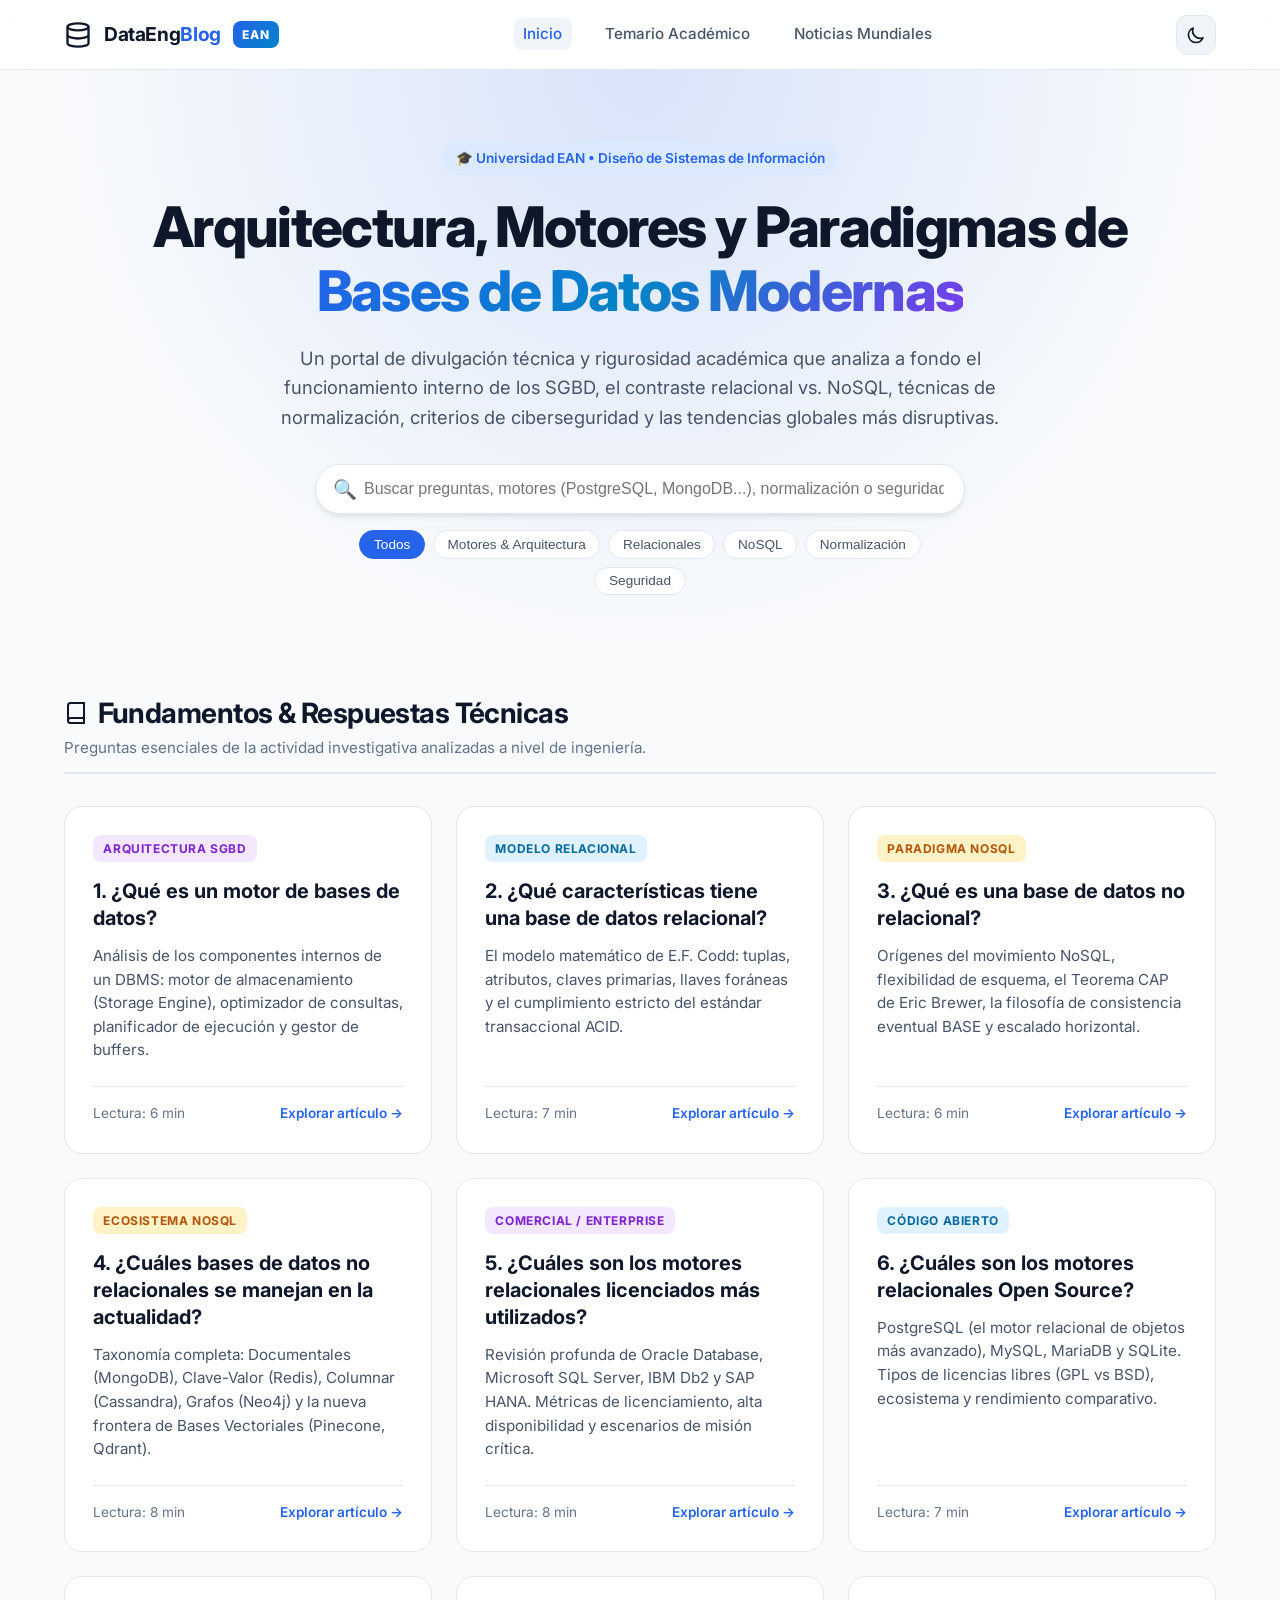
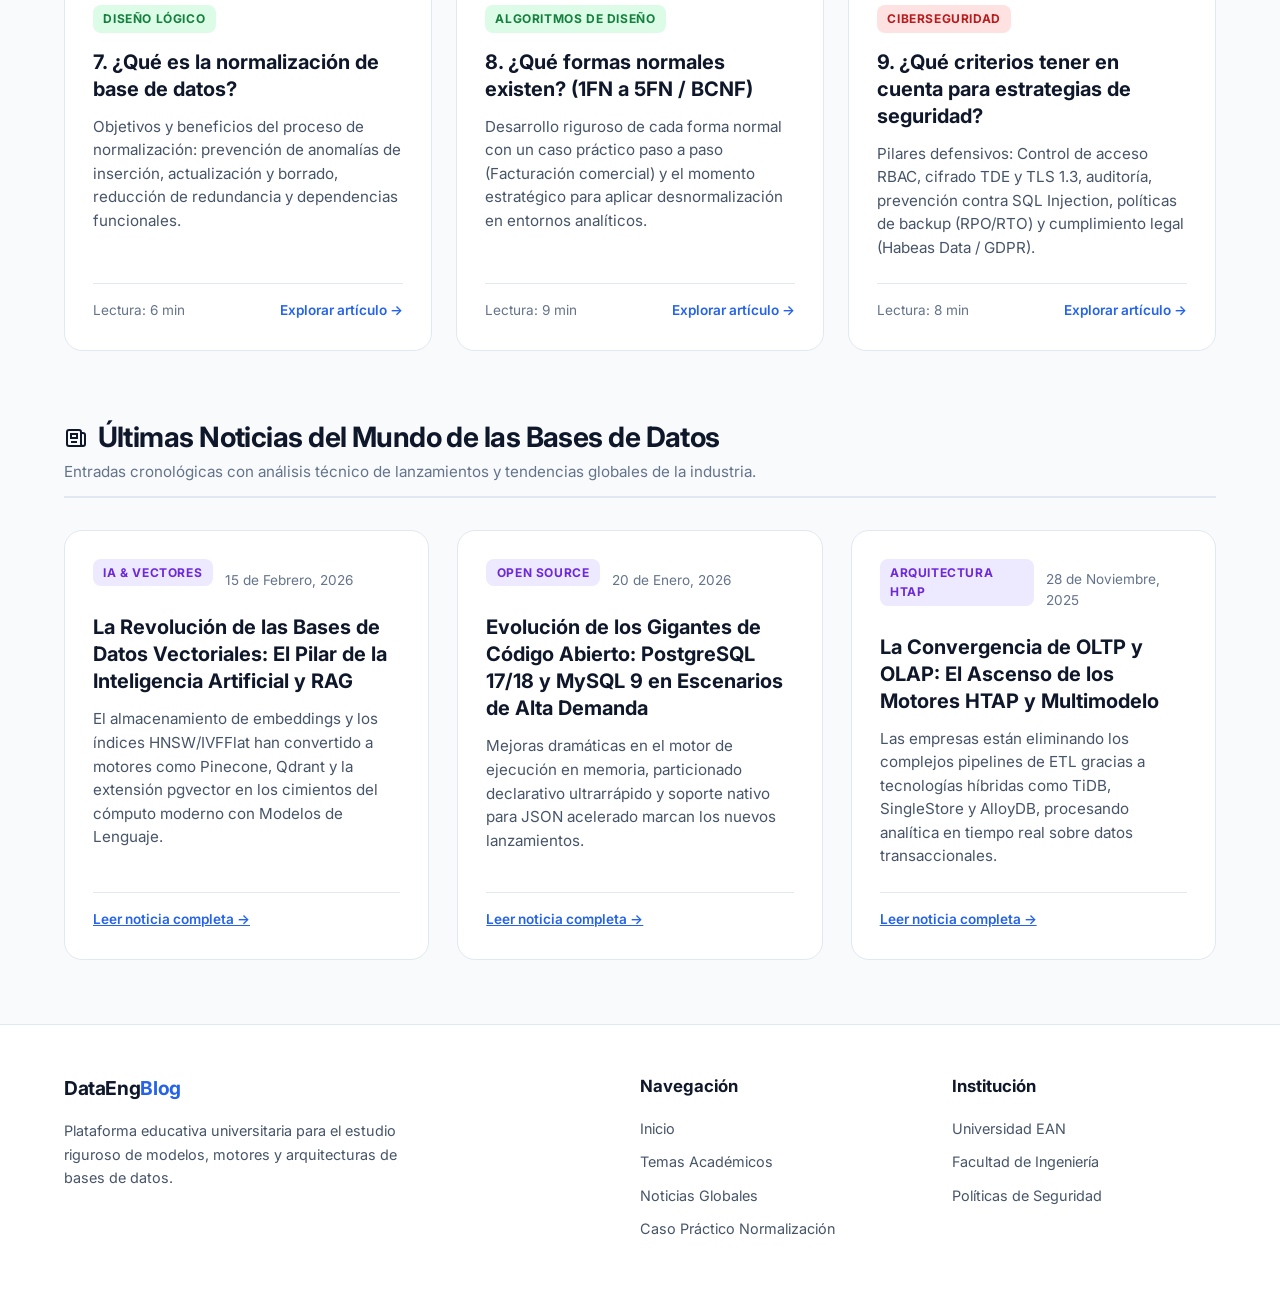
<file: index.html>
<!DOCTYPE html>
<html lang="es" data-theme="light">
<head>
  <meta charset="UTF-8">
  <meta name="viewport" content="width=device-width, initial-scale=1.0">
  <title>DataEng Blog | Motores de Bases de Datos, Modelos y Seguridad — Universidad EAN</title>
  <meta name="description" content="Blog académico interactivo sobre arquitectura de motores de bases de datos, modelos relacionales y NoSQL, normalización, seguridad y últimas noticias tecnológicas.">
  <link rel="stylesheet" href="./css/styles.css">
  <link rel="preconnect" href="https://fonts.googleapis.com">
  <link rel="preconnect" href="https://fonts.gstatic.com" crossorigin>
  <link href="https://fonts.googleapis.com/css2?family=Inter:wght@400;500;600;700;800&family=JetBrains+Mono:wght@400;500;600&display=swap" rel="stylesheet">
</head>
<body>
  <div id="reading-progress"></div>

  <!-- Header -->
  <header class="site-header">
    <div class="container nav-wrapper">
      <a href="./index.html" class="brand">
        <svg width="28" height="28" viewBox="0 0 24 24" fill="none" stroke="currentColor" stroke-width="2">
          <ellipse cx="12" cy="5" rx="9" ry="3"></ellipse>
          <path d="M21 12c0 1.66-4 3-9 3s-9-1.34-9-3"></path>
          <path d="M3 5v14c0 1.66 4 3 9 3s9-1.34 9-3V5"></path>
        </svg>
        <span>DataEng<span style="color:var(--primary)">Blog</span></span>
        <span class="brand-badge">EAN</span>
      </a>

      <button class="menu-toggle" aria-label="Abrir menú" aria-expanded="false">☰</button>

      <ul class="nav-links">
        <li><a href="./index.html" class="nav-link active">Inicio</a></li>
        <li><a href="#temas-academicos" class="nav-link">Temario Académico</a></li>
        <li><a href="#noticias" class="nav-link">Noticias Mundiales</a></li>
      </ul>

      <div class="nav-actions">
        <button id="theme-toggle" class="theme-toggle-btn" aria-label="Cambiar tema">
          <svg width="20" height="20" fill="none" stroke="currentColor" viewBox="0 0 24 24"><path stroke-linecap="round" stroke-linejoin="round" stroke-width="2" d="M20.354 15.354A9 9 0 018.646 3.646 9.003 9.003 0 0012 21a9.003 9.003 0 008.354-5.646z"/></svg>
        </button>
      </div>
    </div>
  </header>

  <!-- Hero Section -->
  <main>
    <section class="hero">
      <div class="container">
        <div class="hero-tag">
          <span>🎓 Universidad EAN &bull; Diseño de Sistemas de Información</span>
        </div>
        <h1 class="hero-title">
          Arquitectura, Motores y Paradigmas de <br><span class="gradient-text">Bases de Datos Modernas</span>
        </h1>
        <p class="hero-subtitle">
          Un portal de divulgación técnica y rigurosidad académica que analiza a fondo el funcionamiento interno de los SGBD, el contraste relacional vs. NoSQL, técnicas de normalización, criterios de ciberseguridad y las tendencias globales más disruptivas.
        </p>

        <!-- Search & Filter Controls -->
        <div class="search-filter-box">
          <div class="search-input-wrapper">
            <span class="search-icon">🔍</span>
            <input type="text" id="topic-search" class="search-input" placeholder="Buscar preguntas, motores (PostgreSQL, MongoDB...), normalización o seguridad...">
          </div>
          <div class="filter-pills">
            <button class="filter-pill active" data-category="all">Todos</button>
            <button class="filter-pill" data-category="motores">Motores & Arquitectura</button>
            <button class="filter-pill" data-category="relacional">Relacionales</button>
            <button class="filter-pill" data-category="nosql">NoSQL</button>
            <button class="filter-pill" data-category="normalizacion">Normalización</button>
            <button class="filter-pill" data-category="seguridad">Seguridad</button>
          </div>
        </div>
      </div>
    </section>

    <!-- Academic Core Topics Section -->
    <section id="temas-academicos" class="container">
      <div class="section-header">
        <div>
          <h2 class="section-title">
            <svg width="24" height="24" fill="none" stroke="currentColor" stroke-width="2"><path d="M4 19.5A2.5 2.5 0 0 1 6.5 17H20"></path><path d="M6.5 2H20v20H6.5A2.5 2.5 0 0 1 4 19.5v-15A2.5 2.5 0 0 1 6.5 2z"></path></svg>
            Fundamentos & Respuestas Técnicas
          </h2>
          <p class="section-subtitle">Preguntas esenciales de la actividad investigativa analizadas a nivel de ingeniería.</p>
        </div>
      </div>

      <div class="cards-grid" id="topics-container">
        <!-- 1. Motor de bases de datos -->
        <a href="./paginas/motor-bd.html" class="card topic-card" data-category="motores">
          <span class="card-badge engines">Arquitectura SGBD</span>
          <h3 class="card-title">1. ¿Qué es un motor de bases de datos?</h3>
          <p class="card-excerpt">
            Análisis de los componentes internos de un DBMS: motor de almacenamiento (Storage Engine), optimizador de consultas, planificador de ejecución y gestor de buffers.
          </p>
          <div class="card-footer">
            <span>Lectura: 6 min</span>
            <span class="read-more-link">Explorar artículo &rarr;</span>
          </div>
        </a>

        <!-- 2. BD Relacional -->
        <a href="./paginas/bd-relacional.html" class="card topic-card" data-category="relacional">
          <span class="card-badge relational">Modelo Relacional</span>
          <h3 class="card-title">2. ¿Qué características tiene una base de datos relacional?</h3>
          <p class="card-excerpt">
            El modelo matemático de E.F. Codd: tuplas, atributos, claves primarias, llaves foráneas y el cumplimiento estricto del estándar transaccional ACID.
          </p>
          <div class="card-footer">
            <span>Lectura: 7 min</span>
            <span class="read-more-link">Explorar artículo &rarr;</span>
          </div>
        </a>

        <!-- 3. BD No Relacional -->
        <a href="./paginas/bd-no-relacional.html" class="card topic-card" data-category="nosql">
          <span class="card-badge nosql">Paradigma NoSQL</span>
          <h3 class="card-title">3. ¿Qué es una base de datos no relacional?</h3>
          <p class="card-excerpt">
            Orígenes del movimiento NoSQL, flexibilidad de esquema, el Teorema CAP de Eric Brewer, la filosofía de consistencia eventual BASE y escalado horizontal.
          </p>
          <div class="card-footer">
            <span>Lectura: 6 min</span>
            <span class="read-more-link">Explorar artículo &rarr;</span>
          </div>
        </a>

        <!-- 4. NoSQL en la actualidad -->
        <a href="./paginas/nosql-actualidad.html" class="card topic-card" data-category="nosql">
          <span class="card-badge nosql">Ecosistema NoSQL</span>
          <h3 class="card-title">4. ¿Cuáles bases de datos no relacionales se manejan en la actualidad?</h3>
          <p class="card-excerpt">
            Taxonomía completa: Documentales (MongoDB), Clave-Valor (Redis), Columnar (Cassandra), Grafos (Neo4j) y la nueva frontera de Bases Vectoriales (Pinecone, Qdrant).
          </p>
          <div class="card-footer">
            <span>Lectura: 8 min</span>
            <span class="read-more-link">Explorar artículo &rarr;</span>
          </div>
        </a>

        <!-- 5. Motores Relacionales Licenciados -->
        <a href="./paginas/motores-licenciados.html" class="card topic-card" data-category="relacional">
          <span class="card-badge engines">Comercial / Enterprise</span>
          <h3 class="card-title">5. ¿Cuáles son los motores relacionales licenciados más utilizados?</h3>
          <p class="card-excerpt">
            Revisión profunda de Oracle Database, Microsoft SQL Server, IBM Db2 y SAP HANA. Métricas de licenciamiento, alta disponibilidad y escenarios de misión crítica.
          </p>
          <div class="card-footer">
            <span>Lectura: 8 min</span>
            <span class="read-more-link">Explorar artículo &rarr;</span>
          </div>
        </a>

        <!-- 6. Motores Relacionales Open Source -->
        <a href="./paginas/motores-opensource.html" class="card topic-card" data-category="relacional">
          <span class="card-badge relational">Código Abierto</span>
          <h3 class="card-title">6. ¿Cuáles son los motores relacionales Open Source?</h3>
          <p class="card-excerpt">
            PostgreSQL (el motor relacional de objetos más avanzado), MySQL, MariaDB y SQLite. Tipos de licencias libres (GPL vs BSD), ecosistema y rendimiento comparativo.
          </p>
          <div class="card-footer">
            <span>Lectura: 7 min</span>
            <span class="read-more-link">Explorar artículo &rarr;</span>
          </div>
        </a>

        <!-- 7. Normalización -->
        <a href="./paginas/normalizacion.html" class="card topic-card" data-category="normalizacion">
          <span class="card-badge normalization">Diseño Lógico</span>
          <h3 class="card-title">7. ¿Qué es la normalización de base de datos?</h3>
          <p class="card-excerpt">
            Objetivos y beneficios del proceso de normalización: prevención de anomalías de inserción, actualización y borrado, reducción de redundancia y dependencias funcionales.
          </p>
          <div class="card-footer">
            <span>Lectura: 6 min</span>
            <span class="read-more-link">Explorar artículo &rarr;</span>
          </div>
        </a>

        <!-- 8. Formas Normales -->
        <a href="./paginas/formas-normales.html" class="card topic-card" data-category="normalizacion">
          <span class="card-badge normalization">Algoritmos de Diseño</span>
          <h3 class="card-title">8. ¿Qué formas normales existen? (1FN a 5FN / BCNF)</h3>
          <p class="card-excerpt">
            Desarrollo riguroso de cada forma normal con un caso práctico paso a paso (Facturación comercial) y el momento estratégico para aplicar desnormalización en entornos analíticos.
          </p>
          <div class="card-footer">
            <span>Lectura: 9 min</span>
            <span class="read-more-link">Explorar artículo &rarr;</span>
          </div>
        </a>

        <!-- 9. Criterios de Seguridad -->
        <a href="./paginas/seguridad-bd.html" class="card topic-card" data-category="seguridad">
          <span class="card-badge security">Ciberseguridad</span>
          <h3 class="card-title">9. ¿Qué criterios tener en cuenta para estrategias de seguridad?</h3>
          <p class="card-excerpt">
            Pilares defensivos: Control de acceso RBAC, cifrado TDE y TLS 1.3, auditoría, prevención contra SQL Injection, políticas de backup (RPO/RTO) y cumplimiento legal (Habeas Data / GDPR).
          </p>
          <div class="card-footer">
            <span>Lectura: 8 min</span>
            <span class="read-more-link">Explorar artículo &rarr;</span>
          </div>
        </a>
      </div>
    </section>

    <!-- News Feed Section -->
    <section id="noticias" class="container">
      <div class="section-header">
        <div>
          <h2 class="section-title">
            <svg width="24" height="24" fill="none" stroke="currentColor" stroke-width="2"><path d="M19 20H5a2 2 0 0 1-2-2V6a2 2 0 0 1 2-2h10a2 2 0 0 1 2 2v1m2 13a2 2 0 0 1-2-2V7m2 13a2 2 0 0 0 2-2V9a2 2 0 0 0-2-2h-2m-4-3H9M7 16h6M7 8h6v4H7V8z"></path></svg>
            Últimas Noticias del Mundo de las Bases de Datos
          </h2>
          <p class="section-subtitle">Entradas cronológicas con análisis técnico de lanzamientos y tendencias globales de la industria.</p>
        </div>
      </div>

      <div class="news-grid">
        <!-- Noticia 1 -->
        <article class="news-card">
          <div class="news-meta">
            <span class="card-badge news">IA & Vectores</span>
            <time datetime="2026-02-15">15 de Febrero, 2026</time>
          </div>
          <h3 class="card-title">
            <a href="./noticias/noticia-1-vector-databases.html" style="text-decoration:none; color:inherit;">
              La Revolución de las Bases de Datos Vectoriales: El Pilar de la Inteligencia Artificial y RAG
            </a>
          </h3>
          <p class="card-excerpt">
            El almacenamiento de embeddings y los índices HNSW/IVFFlat han convertido a motores como Pinecone, Qdrant y la extensión pgvector en los cimientos del cómputo moderno con Modelos de Lenguaje.
          </p>
          <div class="card-footer">
            <a href="./noticias/noticia-1-vector-databases.html" class="read-more-link">Leer noticia completa &rarr;</a>
          </div>
        </article>

        <!-- Noticia 2 -->
        <article class="news-card">
          <div class="news-meta">
            <span class="card-badge news">Open Source</span>
            <time datetime="2026-01-20">20 de Enero, 2026</time>
          </div>
          <h3 class="card-title">
            <a href="./noticias/noticia-2-postgresql-mysql-evolucion.html" style="text-decoration:none; color:inherit;">
              Evolución de los Gigantes de Código Abierto: PostgreSQL 17/18 y MySQL 9 en Escenarios de Alta Demanda
            </a>
          </h3>
          <p class="card-excerpt">
            Mejoras dramáticas en el motor de ejecución en memoria, particionado declarativo ultrarrápido y soporte nativo para JSON acelerado marcan los nuevos lanzamientos.
          </p>
          <div class="card-footer">
            <a href="./noticias/noticia-2-postgresql-mysql-evolucion.html" class="read-more-link">Leer noticia completa &rarr;</a>
          </div>
        </article>

        <!-- Noticia 3 -->
        <article class="news-card">
          <div class="news-meta">
            <span class="card-badge news">Arquitectura HTAP</span>
            <time datetime="2025-11-28">28 de Noviembre, 2025</time>
          </div>
          <h3 class="card-title">
            <a href="./noticias/noticia-3-arquitecturas-htap.html" style="text-decoration:none; color:inherit;">
              La Convergencia de OLTP y OLAP: El Ascenso de los Motores HTAP y Multimodelo
            </a>
          </h3>
          <p class="card-excerpt">
            Las empresas están eliminando los complejos pipelines de ETL gracias a tecnologías híbridas como TiDB, SingleStore y AlloyDB, procesando analítica en tiempo real sobre datos transaccionales.
          </p>
          <div class="card-footer">
            <a href="./noticias/noticia-3-arquitecturas-htap.html" class="read-more-link">Leer noticia completa &rarr;</a>
          </div>
        </article>
      </div>
    </section>

  </main>

  <!-- Footer -->
  <footer class="site-footer">
    <div class="container">
      <div class="footer-grid">
        <div class="footer-col">
          <div class="brand" style="margin-bottom:1rem;">
            <span>DataEng<span style="color:var(--primary)">Blog</span></span>
          </div>
          <p style="font-size:0.9rem; line-height:1.6; max-width:360px;">
            Plataforma educativa universitaria para el estudio riguroso de modelos, motores y arquitecturas de bases de datos.
          </p>
        </div>
        <div class="footer-col">
          <h4>Navegación</h4>
          <ul class="footer-links">
            <li><a href="./index.html">Inicio</a></li>
            <li><a href="#temas-academicos">Temas Académicos</a></li>
            <li><a href="#noticias">Noticias Globales</a></li>
            <li><a href="./paginas/formas-normales.html">Caso Práctico Normalización</a></li>
          </ul>
        </div>
        <div class="footer-col">
          <h4>Institución</h4>
          <ul class="footer-links">
            <li><a href="https://universidadean.edu.co" target="_blank" rel="noopener">Universidad EAN</a></li>
            <li><a href="#autor">Facultad de Ingeniería</a></li>
            <li><a href="./paginas/seguridad-bd.html">Políticas de Seguridad</a></li>
          </ul>
        </div>
      </div>
    </div>
  </footer>

  <script src="./js/main.js"></script>
</body>
</html>
</file>
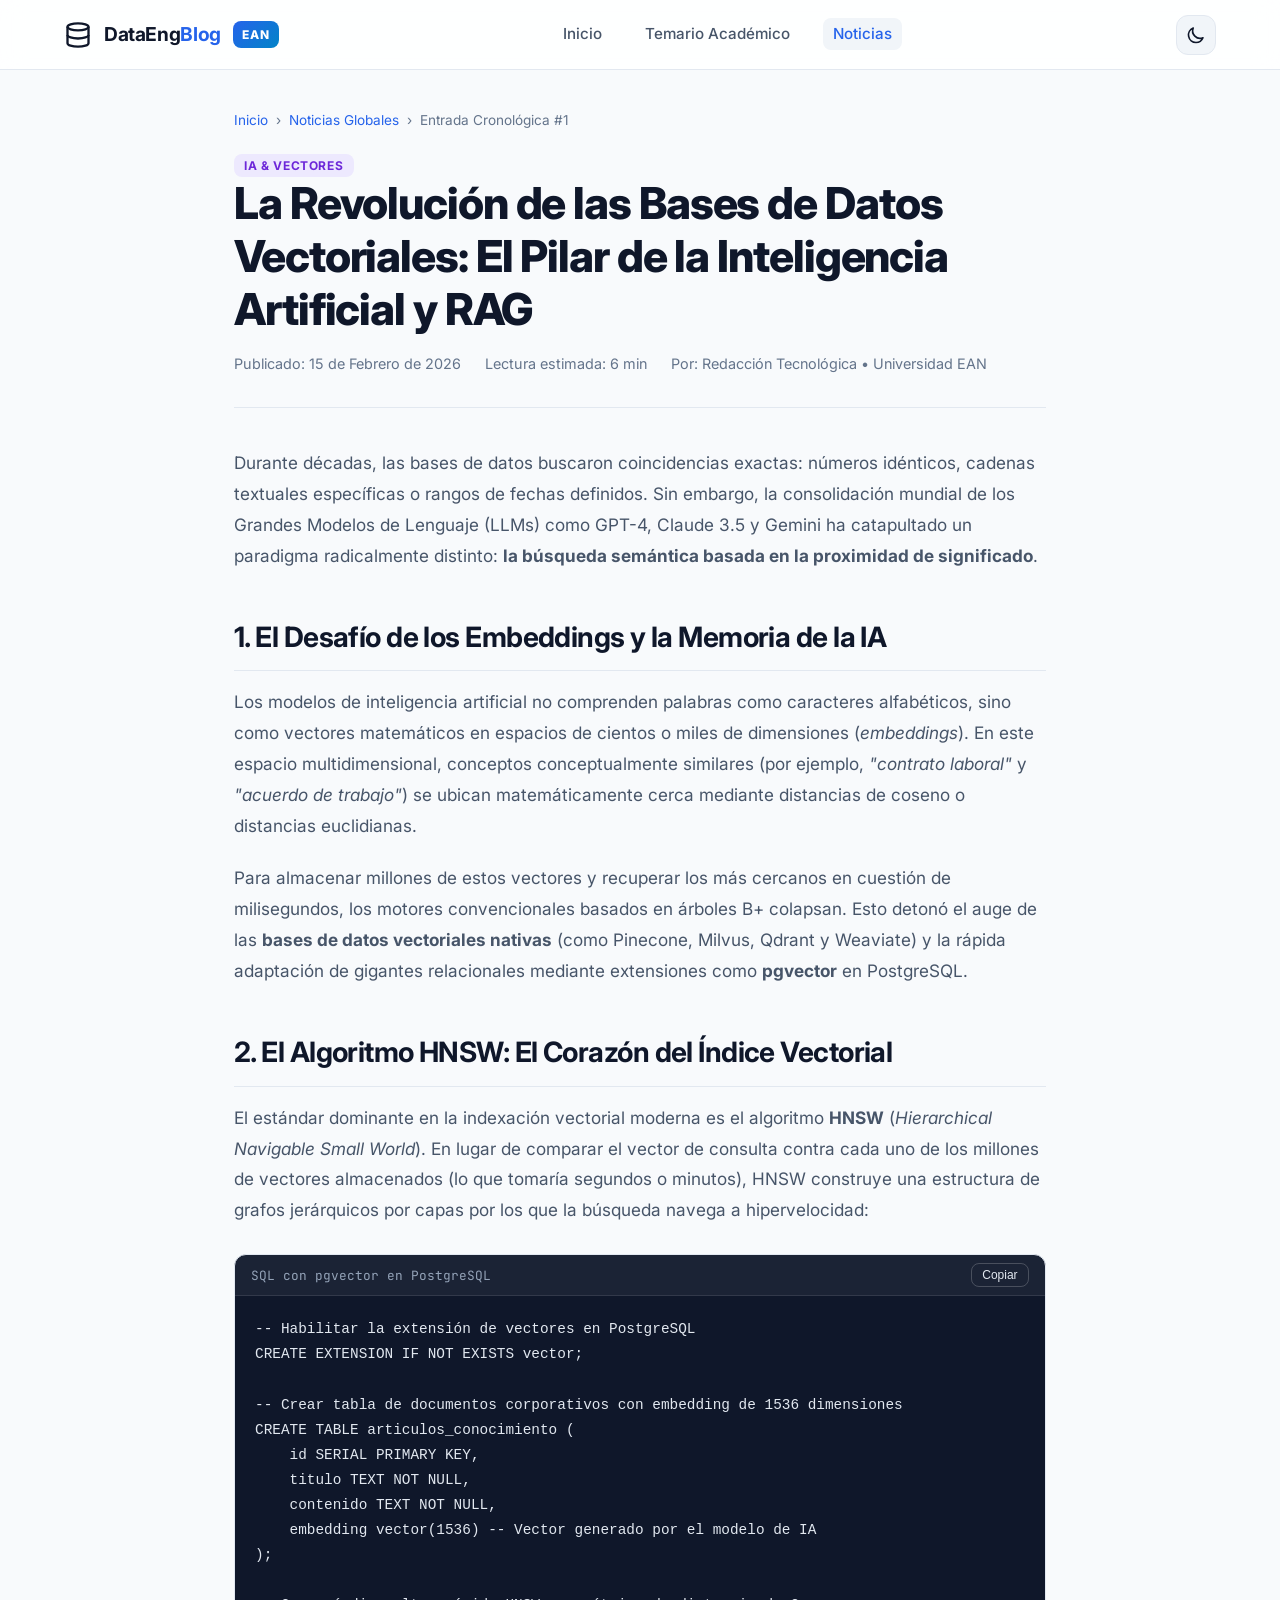
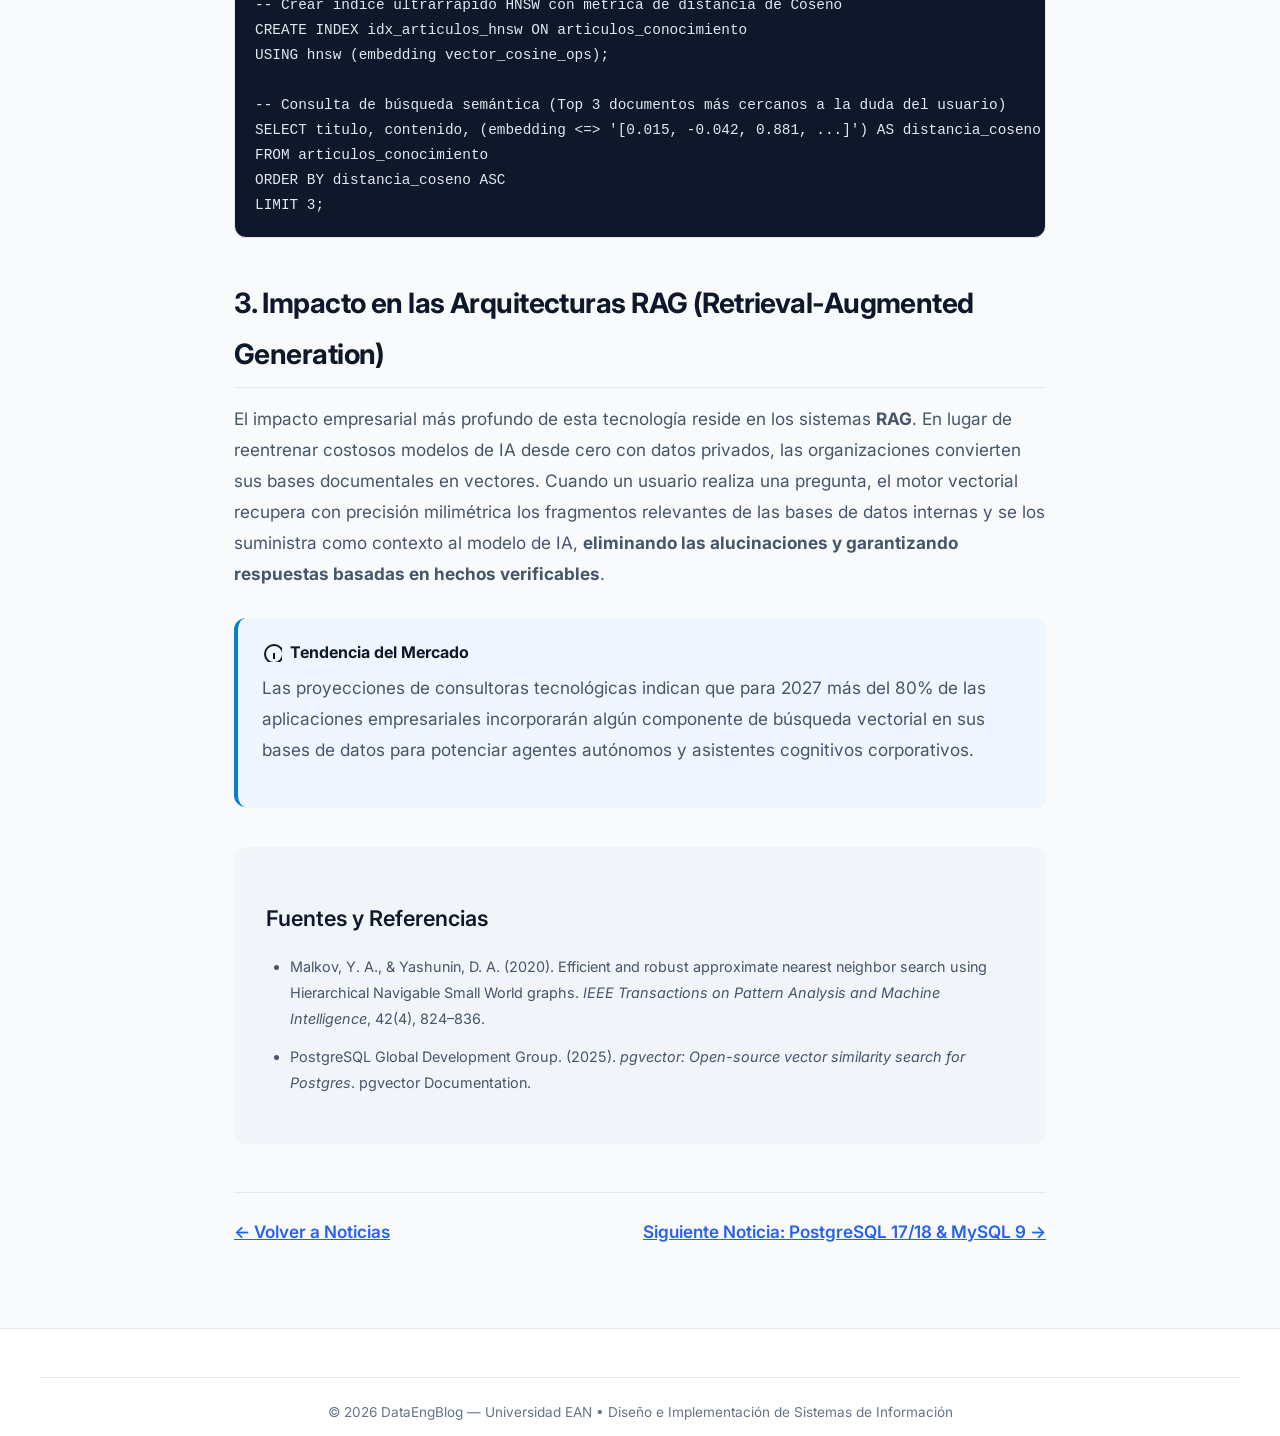
<file: noticias/noticia-1-vector-databases.html>
<!DOCTYPE html>
<html lang="es" data-theme="light">
<head>
  <meta charset="UTF-8">
  <meta name="viewport" content="width=device-width, initial-scale=1.0">
  <title>Noticia: La Revolución de las Bases de Datos Vectoriales | DataEng Blog — Universidad EAN</title>
  <meta name="description" content="Análisis técnico de cómo las bases de datos vectoriales y extensiones como pgvector impulsan la inteligencia artificial generativa y las arquitecturas RAG.">
  <link rel="stylesheet" href="../css/styles.css">
  <link rel="preconnect" href="https://fonts.googleapis.com">
  <link rel="preconnect" href="https://fonts.gstatic.com" crossorigin>
  <link href="https://fonts.googleapis.com/css2?family=Inter:wght@400;500;600;700;800&family=JetBrains+Mono:wght@400;500;600&display=swap" rel="stylesheet">
</head>
<body>
  <div id="reading-progress"></div>

  <header class="site-header">
    <div class="container nav-wrapper">
      <a href="../index.html" class="brand">
        <svg width="28" height="28" viewBox="0 0 24 24" fill="none" stroke="currentColor" stroke-width="2">
          <ellipse cx="12" cy="5" rx="9" ry="3"></ellipse>
          <path d="M21 12c0 1.66-4 3-9 3s-9-1.34-9-3"></path>
          <path d="M3 5v14c0 1.66 4 3 9 3s9-1.34 9-3V5"></path>
        </svg>
        <span>DataEng<span style="color:var(--primary)">Blog</span></span>
        <span class="brand-badge">EAN</span>
      </a>

      <button class="menu-toggle" aria-label="Abrir menú" aria-expanded="false">☰</button>

      <ul class="nav-links">
        <li><a href="../index.html" class="nav-link">Inicio</a></li>
        <li><a href="../index.html#temas-academicos" class="nav-link">Temario Académico</a></li>
        <li><a href="../index.html#noticias" class="nav-link active">Noticias</a></li>
      </ul>

      <div class="nav-actions">
        <button id="theme-toggle" class="theme-toggle-btn" aria-label="Cambiar tema">
          <svg width="20" height="20" fill="none" stroke="currentColor" viewBox="0 0 24 24"><path stroke_linecap="round" stroke_linejoin="round" stroke_width="2" d="M20.354 15.354A9 9 0 018.646 3.646 9.003 9.003 0 0012 21a9.003 9.003 0 008.354-5.646z"/></svg>
        </button>
      </div>
    </div>
  </header>

  <article class="article-container">
    <header class="article-header">
      <nav class="breadcrumbs">
        <a href="../index.html">Inicio</a>
        <span>&rsaquo;</span>
        <a href="../index.html#noticias">Noticias Globales</a>
        <span>&rsaquo;</span>
        <span>Entrada Cronológica #1</span>
      </nav>
      <span class="card-badge news">IA & Vectores</span>
      <h1 class="article-title">La Revolución de las Bases de Datos Vectoriales: El Pilar de la Inteligencia Artificial y RAG</h1>
      <div class="article-meta">
        <span>Publicado: 15 de Febrero de 2026</span>
        <span>Lectura estimada: 6 min</span>
        <span>Por: Redacción Tecnológica &bull; Universidad EAN</span>
      </div>
    </header>

    <div class="article-content">
      <p>
        Durante décadas, las bases de datos buscaron coincidencias exactas: números idénticos, cadenas textuales específicas o rangos de fechas definidos. Sin embargo, la consolidación mundial de los Grandes Modelos de Lenguaje (LLMs) como GPT-4, Claude 3.5 y Gemini ha catapultado un paradigma radicalmente distinto: <strong>la búsqueda semántica basada en la proximidad de significado</strong>.
      </p>

      <h2>1. El Desafío de los Embeddings y la Memoria de la IA</h2>
      <p>
        Los modelos de inteligencia artificial no comprenden palabras como caracteres alfabéticos, sino como vectores matemáticos en espacios de cientos o miles de dimensiones (<em>embeddings</em>). En este espacio multidimensional, conceptos conceptualmente similares (por ejemplo, <em>"contrato laboral"</em> y <em>"acuerdo de trabajo"</em>) se ubican matemáticamente cerca mediante distancias de coseno o distancias euclidianas.
      </p>

      <p>
        Para almacenar millones de estos vectores y recuperar los más cercanos en cuestión de milisegundos, los motores convencionales basados en árboles B+ colapsan. Esto detonó el auge de las <strong>bases de datos vectoriales nativas</strong> (como Pinecone, Milvus, Qdrant y Weaviate) y la rápida adaptación de gigantes relacionales mediante extensiones como <strong>pgvector</strong> en PostgreSQL.
      </p>

      <h2>2. El Algoritmo HNSW: El Corazón del Índice Vectorial</h2>
      <p>
        El estándar dominante en la indexación vectorial moderna es el algoritmo <strong>HNSW</strong> (<em>Hierarchical Navigable Small World</em>). En lugar de comparar el vector de consulta contra cada uno de los millones de vectores almacenados (lo que tomaría segundos o minutos), HNSW construye una estructura de grafos jerárquicos por capas por los que la búsqueda navega a hipervelocidad:
      </p>

      <div class="code-block">
        <div class="code-header">
          <span>SQL con pgvector en PostgreSQL</span>
          <button class="copy-btn">Copiar</button>
        </div>
        <pre><code>-- Habilitar la extensión de vectores en PostgreSQL
CREATE EXTENSION IF NOT EXISTS vector;

-- Crear tabla de documentos corporativos con embedding de 1536 dimensiones
CREATE TABLE articulos_conocimiento (
    id SERIAL PRIMARY KEY,
    titulo TEXT NOT NULL,
    contenido TEXT NOT NULL,
    embedding vector(1536) -- Vector generado por el modelo de IA
);

-- Crear índice ultrarrápido HNSW con métrica de distancia de Coseno
CREATE INDEX idx_articulos_hnsw ON articulos_conocimiento 
USING hnsw (embedding vector_cosine_ops);

-- Consulta de búsqueda semántica (Top 3 documentos más cercanos a la duda del usuario)
SELECT titulo, contenido, (embedding <=> '[0.015, -0.042, 0.881, ...]') AS distancia_coseno
FROM articulos_conocimiento
ORDER BY distancia_coseno ASC
LIMIT 3;</code></pre>
      </div>

      <h2>3. Impacto en las Arquitecturas RAG (Retrieval-Augmented Generation)</h2>
      <p>
        El impacto empresarial más profundo de esta tecnología reside en los sistemas <strong>RAG</strong>. En lugar de reentrenar costosos modelos de IA desde cero con datos privados, las organizaciones convierten sus bases documentales en vectores. Cuando un usuario realiza una pregunta, el motor vectorial recupera con precisión milimétrica los fragmentos relevantes de las bases de datos internas y se los suministra como contexto al modelo de IA, <strong>eliminando las alucinaciones y garantizando respuestas basadas en hechos verificables</strong>.
      </p>

      <div class="callout info">
        <div class="callout-title">
          <svg width="20" height="20" fill="none" stroke="currentColor" stroke-width="2"><path d="M13 16h-1v-4h-1m1-4h.01M21 12a9 9 0 11-18 0 9 9 0 0118 0z"></path></svg>
          Tendencia del Mercado
        </div>
        <p>
          Las proyecciones de consultoras tecnológicas indican que para 2027 más del 80% de las aplicaciones empresariales incorporarán algún componente de búsqueda vectorial en sus bases de datos para potenciar agentes autónomos y asistentes cognitivos corporativos.
        </p>
      </div>

      <!-- Referencias APA 7 -->
      <div class="references-list">
        <h3>Fuentes y Referencias</h3>
        <ul>
          <li>Malkov, Y. A., & Yashunin, D. A. (2020). Efficient and robust approximate nearest neighbor search using Hierarchical Navigable Small World graphs. <em>IEEE Transactions on Pattern Analysis and Machine Intelligence</em>, 42(4), 824–836.</li>
          <li>PostgreSQL Global Development Group. (2025). <em>pgvector: Open-source vector similarity search for Postgres</em>. pgvector Documentation.</li>
        </ul>
      </div>

      <div style="display:flex; justify-content:space-between; margin-top:3rem; border-top:1px solid var(--border-color); padding-top:1.5rem;">
        <a href="../index.html#noticias" class="read-more-link">&larr; Volver a Noticias</a>
        <a href="./noticia-2-postgresql-mysql-evolucion.html" class="read-more-link">Siguiente Noticia: PostgreSQL 17/18 & MySQL 9 &rarr;</a>
      </div>
    </div>
  </article>

  <footer class="site-footer">
    <div class="container footer-bottom">
      <p>&copy; 2026 DataEngBlog — Universidad EAN &bull; Diseño e Implementación de Sistemas de Información</p>
    </div>
  </footer>

  <script src="../js/main.js"></script>
</body>
</html>
</file>
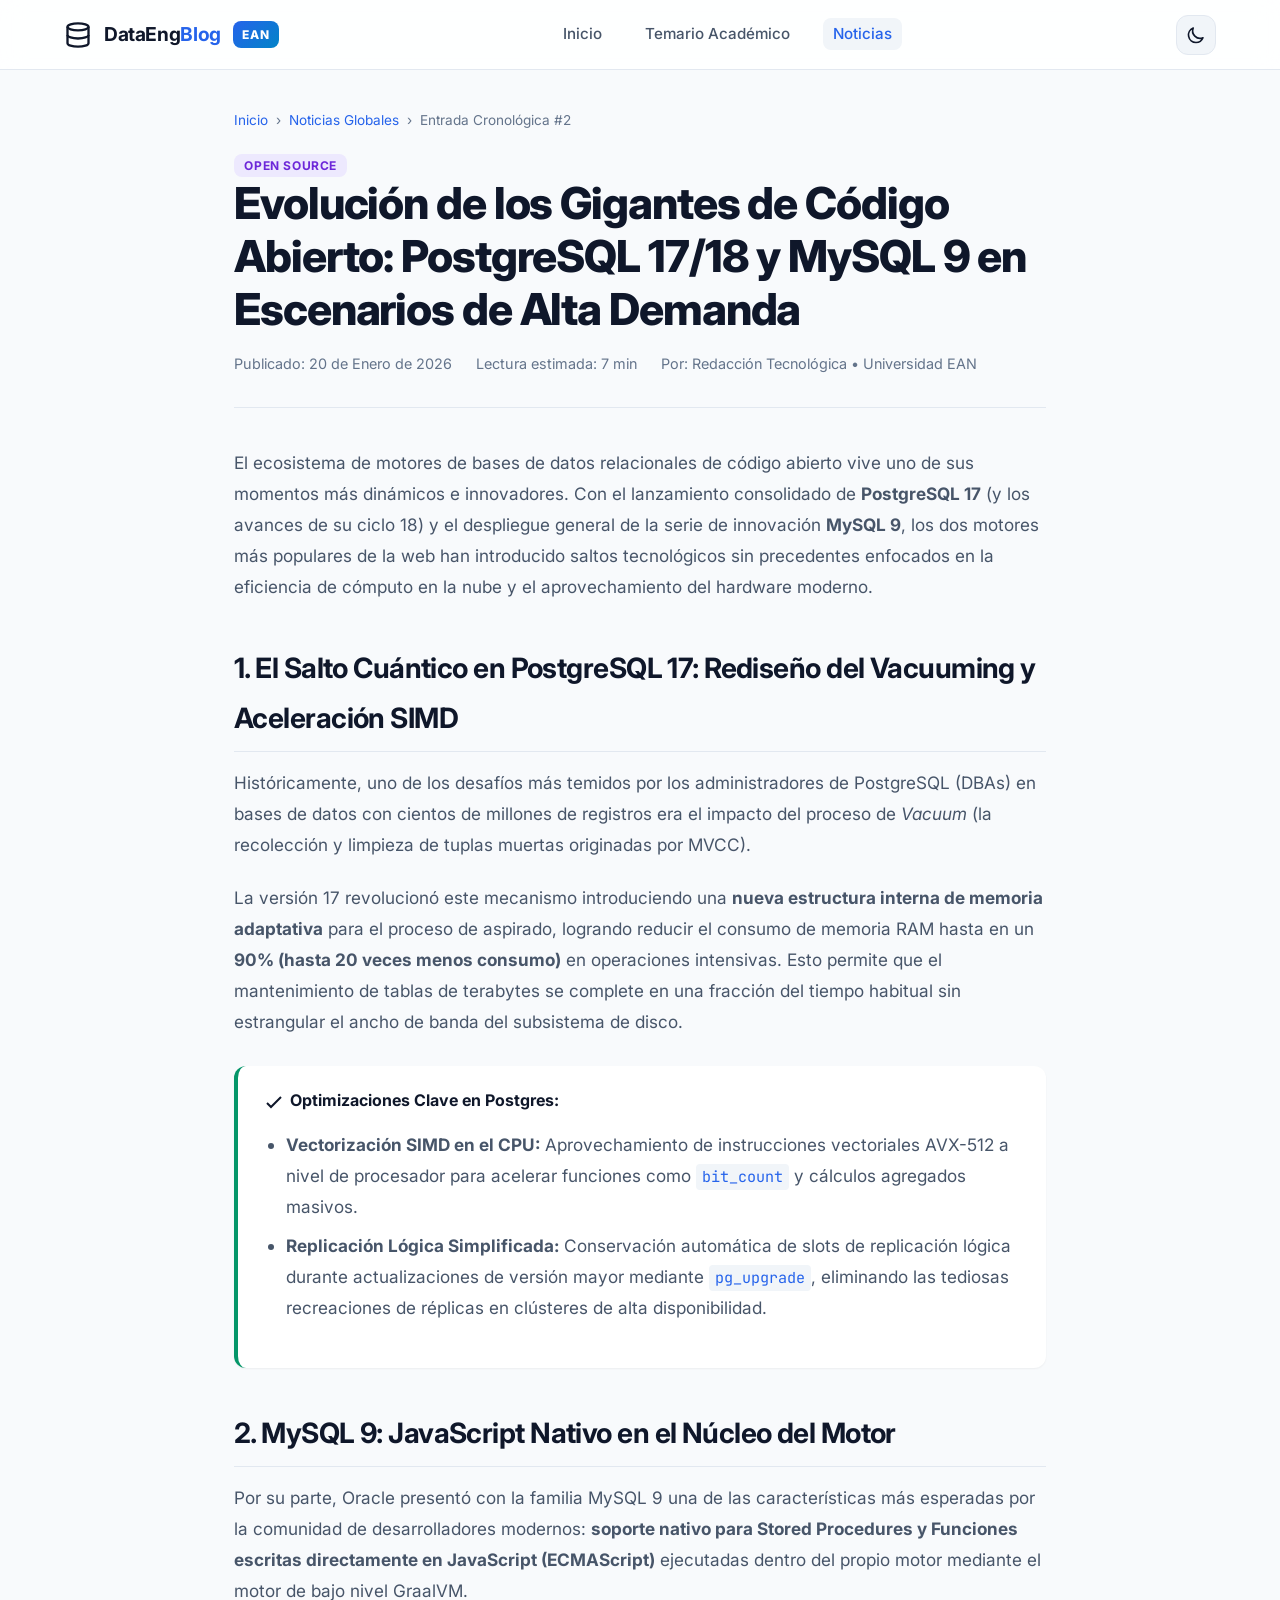
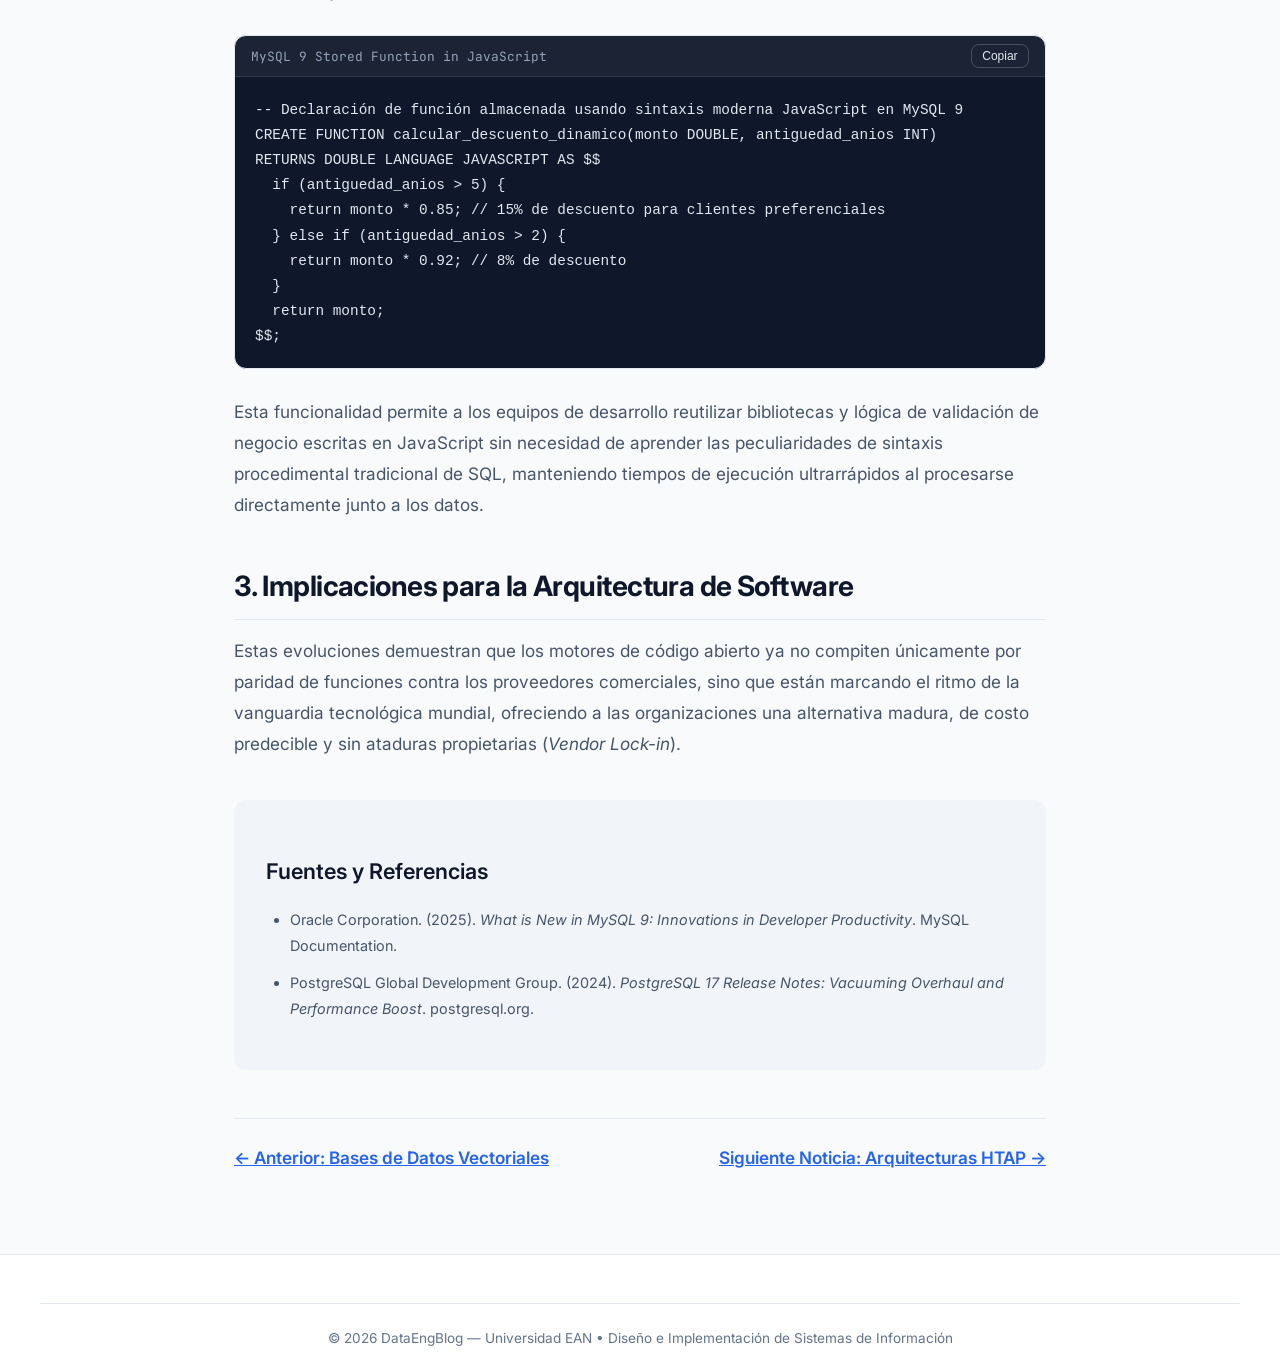
<file: noticias/noticia-2-postgresql-mysql-evolucion.html>
<!DOCTYPE html>
<html lang="es" data-theme="light">
<head>
  <meta charset="UTF-8">
  <meta name="viewport" content="width=device-width, initial-scale=1.0">
  <title>Noticia: PostgreSQL 17/18 y MySQL 9 en Alta Demanda | DataEng Blog — Universidad EAN</title>
  <meta name="description" content="Novedades arquitecturales de las últimas versiones de PostgreSQL y MySQL: gestión de memoria de vacuuming, ejecución SIMD y stored procedures en JavaScript.">
  <link rel="stylesheet" href="../css/styles.css">
  <link rel="preconnect" href="https://fonts.googleapis.com">
  <link rel="preconnect" href="https://fonts.gstatic.com" crossorigin>
  <link href="https://fonts.googleapis.com/css2?family=Inter:wght@400;500;600;700;800&family=JetBrains+Mono:wght@400;500;600&display=swap" rel="stylesheet">
</head>
<body>
  <div id="reading-progress"></div>

  <header class="site-header">
    <div class="container nav-wrapper">
      <a href="../index.html" class="brand">
        <svg width="28" height="28" viewBox="0 0 24 24" fill="none" stroke="currentColor" stroke-width="2">
          <ellipse cx="12" cy="5" rx="9" ry="3"></ellipse>
          <path d="M21 12c0 1.66-4 3-9 3s-9-1.34-9-3"></path>
          <path d="M3 5v14c0 1.66 4 3 9 3s9-1.34 9-3V5"></path>
        </svg>
        <span>DataEng<span style="color:var(--primary)">Blog</span></span>
        <span class="brand-badge">EAN</span>
      </a>

      <button class="menu-toggle" aria-label="Abrir menú" aria-expanded="false">☰</button>

      <ul class="nav-links">
        <li><a href="../index.html" class="nav-link">Inicio</a></li>
        <li><a href="../index.html#temas-academicos" class="nav-link">Temario Académico</a></li>
        <li><a href="../index.html#noticias" class="nav-link active">Noticias</a></li>
      </ul>

      <div class="nav-actions">
        <button id="theme-toggle" class="theme-toggle-btn" aria-label="Cambiar tema">
          <svg width="20" height="20" fill="none" stroke="currentColor" viewBox="0 0 24 24"><path stroke_linecap="round" stroke-linejoin="round" stroke-width="2" d="M20.354 15.354A9 9 0 018.646 3.646 9.003 9.003 0 0012 21a9.003 9.003 0 008.354-5.646z"/></svg>
        </button>
      </div>
    </div>
  </header>

  <article class="article-container">
    <header class="article-header">
      <nav class="breadcrumbs">
        <a href="../index.html">Inicio</a>
        <span>&rsaquo;</span>
        <a href="../index.html#noticias">Noticias Globales</a>
        <span>&rsaquo;</span>
        <span>Entrada Cronológica #2</span>
      </nav>
      <span class="card-badge news">Open Source</span>
      <h1 class="article-title">Evolución de los Gigantes de Código Abierto: PostgreSQL 17/18 y MySQL 9 en Escenarios de Alta Demanda</h1>
      <div class="article-meta">
        <span>Publicado: 20 de Enero de 2026</span>
        <span>Lectura estimada: 7 min</span>
        <span>Por: Redacción Tecnológica &bull; Universidad EAN</span>
      </div>
    </header>

    <div class="article-content">
      <p>
        El ecosistema de motores de bases de datos relacionales de código abierto vive uno de sus momentos más dinámicos e innovadores. Con el lanzamiento consolidado de <strong>PostgreSQL 17</strong> (y los avances de su ciclo 18) y el despliegue general de la serie de innovación <strong>MySQL 9</strong>, los dos motores más populares de la web han introducido saltos tecnológicos sin precedentes enfocados en la eficiencia de cómputo en la nube y el aprovechamiento del hardware moderno.
      </p>

      <h2>1. El Salto Cuántico en PostgreSQL 17: Rediseño del Vacuuming y Aceleración SIMD</h2>
      <p>
        Históricamente, uno de los desafíos más temidos por los administradores de PostgreSQL (DBAs) en bases de datos con cientos de millones de registros era el impacto del proceso de <em>Vacuum</em> (la recolección y limpieza de tuplas muertas originadas por MVCC).
      </p>

      <p>
        La versión 17 revolucionó este mecanismo introduciendo una <strong>nueva estructura interna de memoria adaptativa</strong> para el proceso de aspirado, logrando reducir el consumo de memoria RAM hasta en un <strong>90% (hasta 20 veces menos consumo)</strong> en operaciones intensivas. Esto permite que el mantenimiento de tablas de terabytes se complete en una fracción del tiempo habitual sin estrangular el ancho de banda del subsistema de disco.
      </p>

      <div class="callout success">
        <div class="callout-title">
          <svg width="20" height="20" fill="none" stroke="currentColor" stroke-width="2"><path d="M5 13l4 4L19 7"></path></svg>
          Optimizaciones Clave en Postgres:
        </div>
        <ul>
          <li><strong>Vectorización SIMD en el CPU:</strong> Aprovechamiento de instrucciones vectoriales AVX-512 a nivel de procesador para acelerar funciones como <code>bit_count</code> y cálculos agregados masivos.</li>
          <li><strong>Replicación Lógica Simplificada:</strong> Conservación automática de slots de replicación lógica durante actualizaciones de versión mayor mediante <code>pg_upgrade</code>, eliminando las tediosas recreaciones de réplicas en clústeres de alta disponibilidad.</li>
        </ul>
      </div>

      <h2>2. MySQL 9: JavaScript Nativo en el Núcleo del Motor</h2>
      <p>
        Por su parte, Oracle presentó con la familia MySQL 9 una de las características más esperadas por la comunidad de desarrolladores modernos: <strong>soporte nativo para Stored Procedures y Funciones escritas directamente en JavaScript (ECMAScript)</strong> ejecutadas dentro del propio motor mediante el motor de bajo nivel GraalVM.
      </p>

      <div class="code-block">
        <div class="code-header">
          <span>MySQL 9 Stored Function in JavaScript</span>
          <button class="copy-btn">Copiar</button>
        </div>
        <pre><code>-- Declaración de función almacenada usando sintaxis moderna JavaScript en MySQL 9
CREATE FUNCTION calcular_descuento_dinamico(monto DOUBLE, antiguedad_anios INT) 
RETURNS DOUBLE LANGUAGE JAVASCRIPT AS $$
  if (antiguedad_anios > 5) {
    return monto * 0.85; // 15% de descuento para clientes preferenciales
  } else if (antiguedad_anios > 2) {
    return monto * 0.92; // 8% de descuento
  }
  return monto;
$$;</code></pre>
      </div>

      <p>
        Esta funcionalidad permite a los equipos de desarrollo reutilizar bibliotecas y lógica de validación de negocio escritas en JavaScript sin necesidad de aprender las peculiaridades de sintaxis procedimental tradicional de SQL, manteniendo tiempos de ejecución ultrarrápidos al procesarse directamente junto a los datos.
      </p>

      <h2>3. Implicaciones para la Arquitectura de Software</h2>
      <p>
        Estas evoluciones demuestran que los motores de código abierto ya no compiten únicamente por paridad de funciones contra los proveedores comerciales, sino que están marcando el ritmo de la vanguardia tecnológica mundial, ofreciendo a las organizaciones una alternativa madura, de costo predecible y sin ataduras propietarias (<em>Vendor Lock-in</em>).
      </p>

      <!-- Referencias APA 7 -->
      <div class="references-list">
        <h3>Fuentes y Referencias</h3>
        <ul>
          <li>Oracle Corporation. (2025). <em>What is New in MySQL 9: Innovations in Developer Productivity</em>. MySQL Documentation.</li>
          <li>PostgreSQL Global Development Group. (2024). <em>PostgreSQL 17 Release Notes: Vacuuming Overhaul and Performance Boost</em>. postgresql.org.</li>
        </ul>
      </div>

      <div style="display:flex; justify-content:space-between; margin-top:3rem; border-top:1px solid var(--border-color); padding-top:1.5rem;">
        <a href="./noticia-1-vector-databases.html" class="read-more-link">&larr; Anterior: Bases de Datos Vectoriales</a>
        <a href="./noticia-3-arquitecturas-htap.html" class="read-more-link">Siguiente Noticia: Arquitecturas HTAP &rarr;</a>
      </div>
    </div>
  </article>

  <footer class="site-footer">
    <div class="container footer-bottom">
      <p>&copy; 2026 DataEngBlog — Universidad EAN &bull; Diseño e Implementación de Sistemas de Información</p>
    </div>
  </footer>

  <script src="../js/main.js"></script>
</body>
</html>
</file>
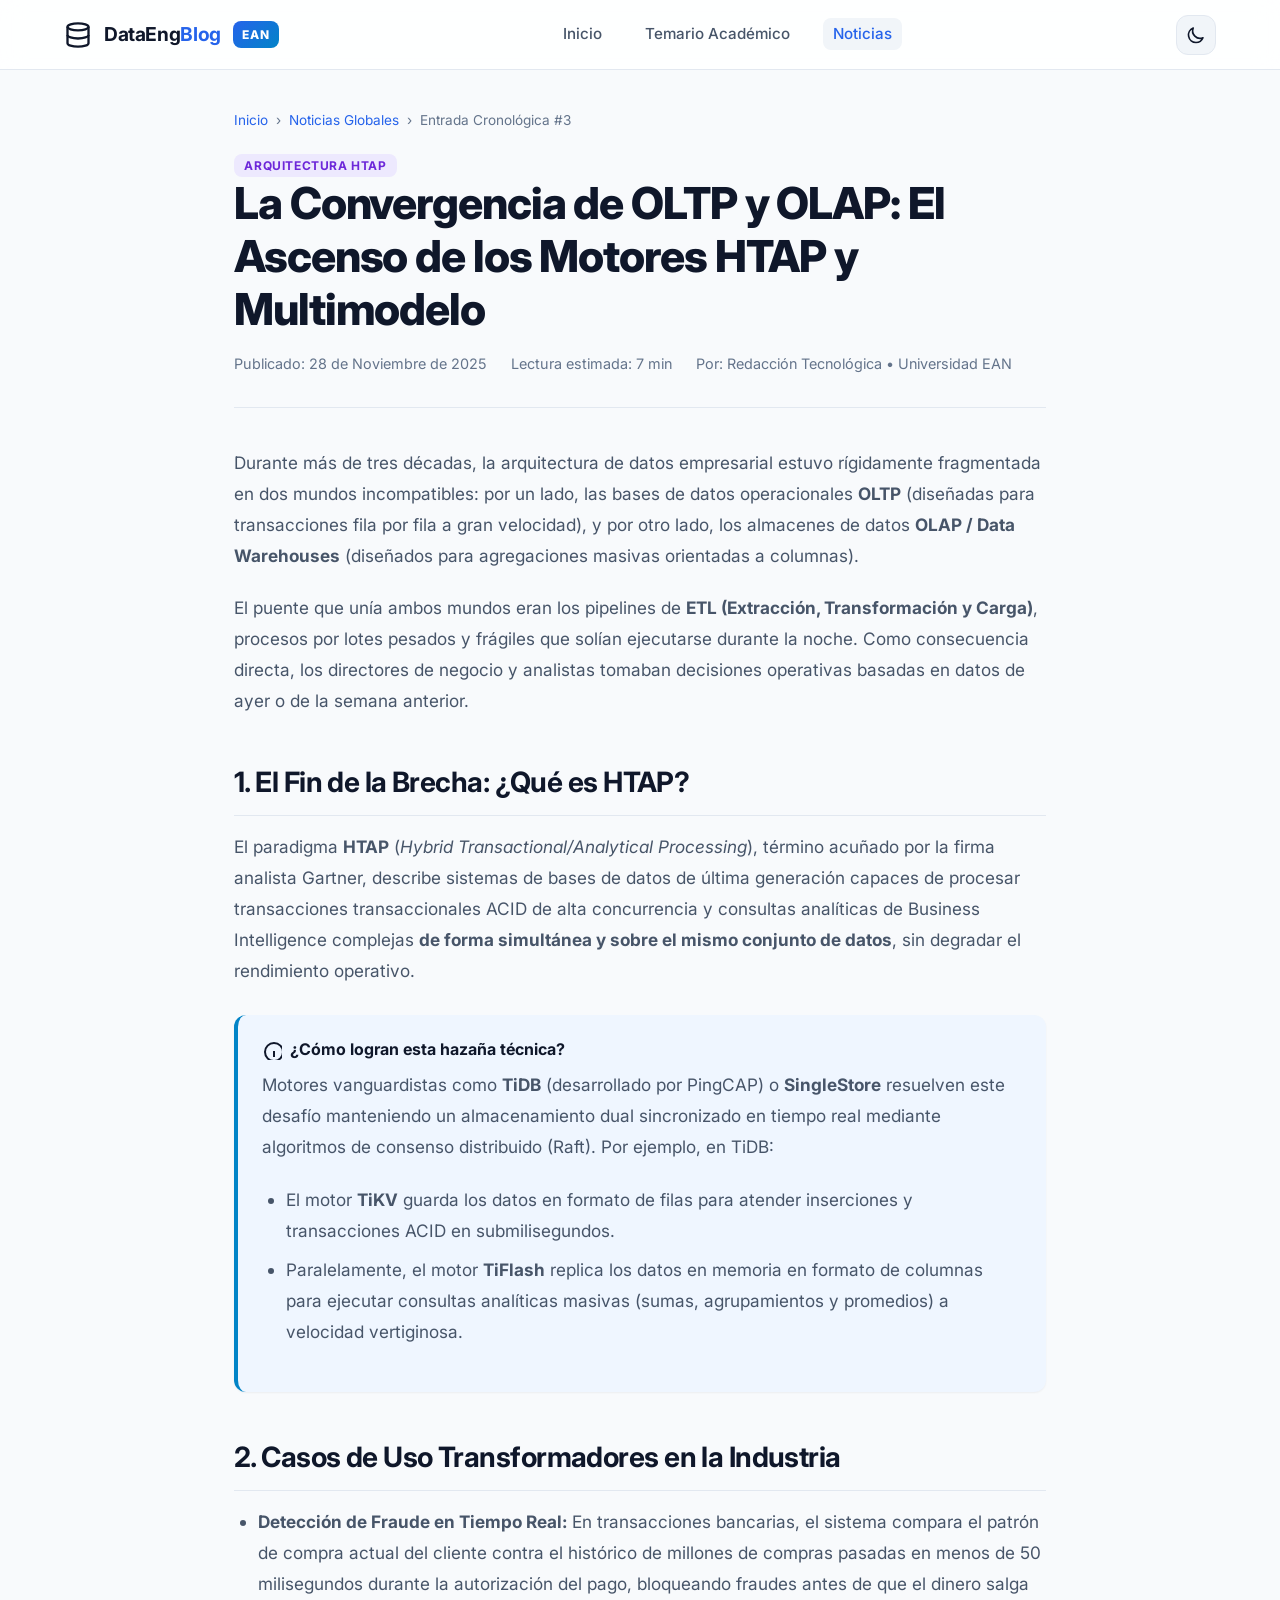
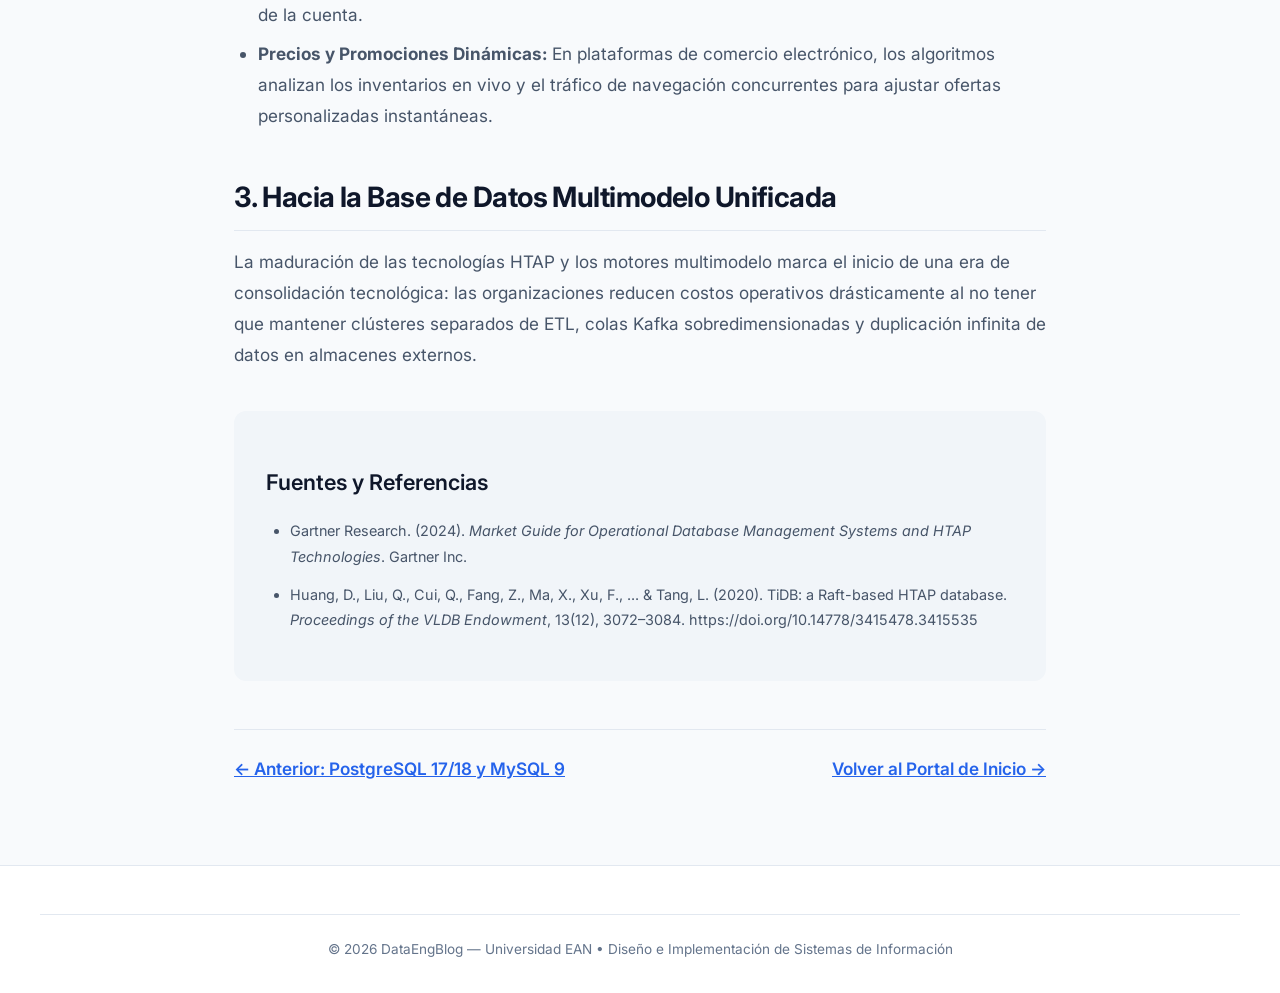
<file: noticias/noticia-3-arquitecturas-htap.html>
<!DOCTYPE html>
<html lang="es" data-theme="light">
<head>
  <meta charset="UTF-8">
  <meta name="viewport" content="width=device-width, initial-scale=1.0">
  <title>Noticia: El Ascenso de los Motores HTAP | DataEng Blog — Universidad EAN</title>
  <meta name="description" content="Cómo las arquitecturas HTAP unifican el procesamiento transaccional y analítico en tiempo real sin pipelines de ETL tradicionales.">
  <link rel="stylesheet" href="../css/styles.css">
  <link rel="preconnect" href="https://fonts.googleapis.com">
  <link rel="preconnect" href="https://fonts.gstatic.com" crossorigin>
  <link href="https://fonts.googleapis.com/css2?family=Inter:wght@400;500;600;700;800&family=JetBrains+Mono:wght@400;500;600&display=swap" rel="stylesheet">
</head>
<body>
  <div id="reading-progress"></div>

  <header class="site-header">
    <div class="container nav-wrapper">
      <a href="../index.html" class="brand">
        <svg width="28" height="28" viewBox="0 0 24 24" fill="none" stroke="currentColor" stroke-width="2">
          <ellipse cx="12" cy="5" rx="9" ry="3"></ellipse>
          <path d="M21 12c0 1.66-4 3-9 3s-9-1.34-9-3"></path>
          <path d="M3 5v14c0 1.66 4 3 9 3s9-1.34 9-3V5"></path>
        </svg>
        <span>DataEng<span style="color:var(--primary)">Blog</span></span>
        <span class="brand-badge">EAN</span>
      </a>

      <button class="menu-toggle" aria-label="Abrir menú" aria-expanded="false">☰</button>

      <ul class="nav-links">
        <li><a href="../index.html" class="nav-link">Inicio</a></li>
        <li><a href="../index.html#temas-academicos" class="nav-link">Temario Académico</a></li>
        <li><a href="../index.html#noticias" class="nav-link active">Noticias</a></li>
      </ul>

      <div class="nav-actions">
        <button id="theme-toggle" class="theme-toggle-btn" aria-label="Cambiar tema">
          <svg width="20" height="20" fill="none" stroke="currentColor" viewBox="0 0 24 24"><path stroke_linecap="round" stroke-linejoin="round" stroke-width="2" d="M20.354 15.354A9 9 0 018.646 3.646 9.003 9.003 0 0012 21a9.003 9.003 0 008.354-5.646z"/></svg>
        </button>
      </div>
    </div>
  </header>

  <article class="article-container">
    <header class="article-header">
      <nav class="breadcrumbs">
        <a href="../index.html">Inicio</a>
        <span>&rsaquo;</span>
        <a href="../index.html#noticias">Noticias Globales</a>
        <span>&rsaquo;</span>
        <span>Entrada Cronológica #3</span>
      </nav>
      <span class="card-badge news">Arquitectura HTAP</span>
      <h1 class="article-title">La Convergencia de OLTP y OLAP: El Ascenso de los Motores HTAP y Multimodelo</h1>
      <div class="article-meta">
        <span>Publicado: 28 de Noviembre de 2025</span>
        <span>Lectura estimada: 7 min</span>
        <span>Por: Redacción Tecnológica &bull; Universidad EAN</span>
      </div>
    </header>

    <div class="article-content">
      <p>
        Durante más de tres décadas, la arquitectura de datos empresarial estuvo rígidamente fragmentada en dos mundos incompatibles: por un lado, las bases de datos operacionales <strong>OLTP</strong> (diseñadas para transacciones fila por fila a gran velocidad), y por otro lado, los almacenes de datos <strong>OLAP / Data Warehouses</strong> (diseñados para agregaciones masivas orientadas a columnas).
      </p>

      <p>
        El puente que unía ambos mundos eran los pipelines de <strong>ETL (Extracción, Transformación y Carga)</strong>, procesos por lotes pesados y frágiles que solían ejecutarse durante la noche. Como consecuencia directa, los directores de negocio y analistas tomaban decisiones operativas basadas en datos de ayer o de la semana anterior.
      </p>

      <h2>1. El Fin de la Brecha: ¿Qué es HTAP?</h2>
      <p>
        El paradigma <strong>HTAP</strong> (<em>Hybrid Transactional/Analytical Processing</em>), término acuñado por la firma analista Gartner, describe sistemas de bases de datos de última generación capaces de procesar transacciones transaccionales ACID de alta concurrencia y consultas analíticas de Business Intelligence complejas <strong>de forma simultánea y sobre el mismo conjunto de datos</strong>, sin degradar el rendimiento operativo.
      </p>

      <div class="callout info">
        <div class="callout-title">
          <svg width="20" height="20" fill="none" stroke="currentColor" stroke-width="2"><path d="M13 16h-1v-4h-1m1-4h.01M21 12a9 9 0 11-18 0 9 9 0 0118 0z"></path></svg>
          ¿Cómo logran esta hazaña técnica?
        </div>
        <p>
          Motores vanguardistas como <strong>TiDB</strong> (desarrollado por PingCAP) o <strong>SingleStore</strong> resuelven este desafío manteniendo un almacenamiento dual sincronizado en tiempo real mediante algoritmos de consenso distribuido (Raft). Por ejemplo, en TiDB:
        </p>
        <ul>
          <li>El motor <strong>TiKV</strong> guarda los datos en formato de filas para atender inserciones y transacciones ACID en submilisegundos.</li>
          <li>Paralelamente, el motor <strong>TiFlash</strong> replica los datos en memoria en formato de columnas para ejecutar consultas analíticas masivas (sumas, agrupamientos y promedios) a velocidad vertiginosa.</li>
        </ul>
      </div>

      <h2>2. Casos de Uso Transformadores en la Industria</h2>
      <ul>
        <li>
          <strong>Detección de Fraude en Tiempo Real:</strong> En transacciones bancarias, el sistema compara el patrón de compra actual del cliente contra el histórico de millones de compras pasadas en menos de 50 milisegundos durante la autorización del pago, bloqueando fraudes antes de que el dinero salga de la cuenta.
        </li>
        <li>
          <strong>Precios y Promociones Dinámicas:</strong> En plataformas de comercio electrónico, los algoritmos analizan los inventarios en vivo y el tráfico de navegación concurrentes para ajustar ofertas personalizadas instantáneas.
        </li>
      </ul>

      <h2>3. Hacia la Base de Datos Multimodelo Unificada</h2>
      <p>
        La maduración de las tecnologías HTAP y los motores multimodelo marca el inicio de una era de consolidación tecnológica: las organizaciones reducen costos operativos drásticamente al no tener que mantener clústeres separados de ETL, colas Kafka sobredimensionadas y duplicación infinita de datos en almacenes externos.
      </p>

      <!-- Referencias APA 7 -->
      <div class="references-list">
        <h3>Fuentes y Referencias</h3>
        <ul>
          <li>Gartner Research. (2024). <em>Market Guide for Operational Database Management Systems and HTAP Technologies</em>. Gartner Inc.</li>
          <li>Huang, D., Liu, Q., Cui, Q., Fang, Z., Ma, X., Xu, F., ... & Tang, L. (2020). TiDB: a Raft-based HTAP database. <em>Proceedings of the VLDB Endowment</em>, 13(12), 3072–3084. https://doi.org/10.14778/3415478.3415535</li>
        </ul>
      </div>

      <div style="display:flex; justify-content:space-between; margin-top:3rem; border-top:1px solid var(--border-color); padding-top:1.5rem;">
        <a href="./noticia-2-postgresql-mysql-evolucion.html" class="read-more-link">&larr; Anterior: PostgreSQL 17/18 y MySQL 9</a>
        <a href="../index.html" class="read-more-link">Volver al Portal de Inicio &rarr;</a>
      </div>
    </div>
  </article>

  <footer class="site-footer">
    <div class="container footer-bottom">
      <p>&copy; 2026 DataEngBlog — Universidad EAN &bull; Diseño e Implementación de Sistemas de Información</p>
    </div>
  </footer>

  <script src="../js/main.js"></script>
</body>
</html>
</file>
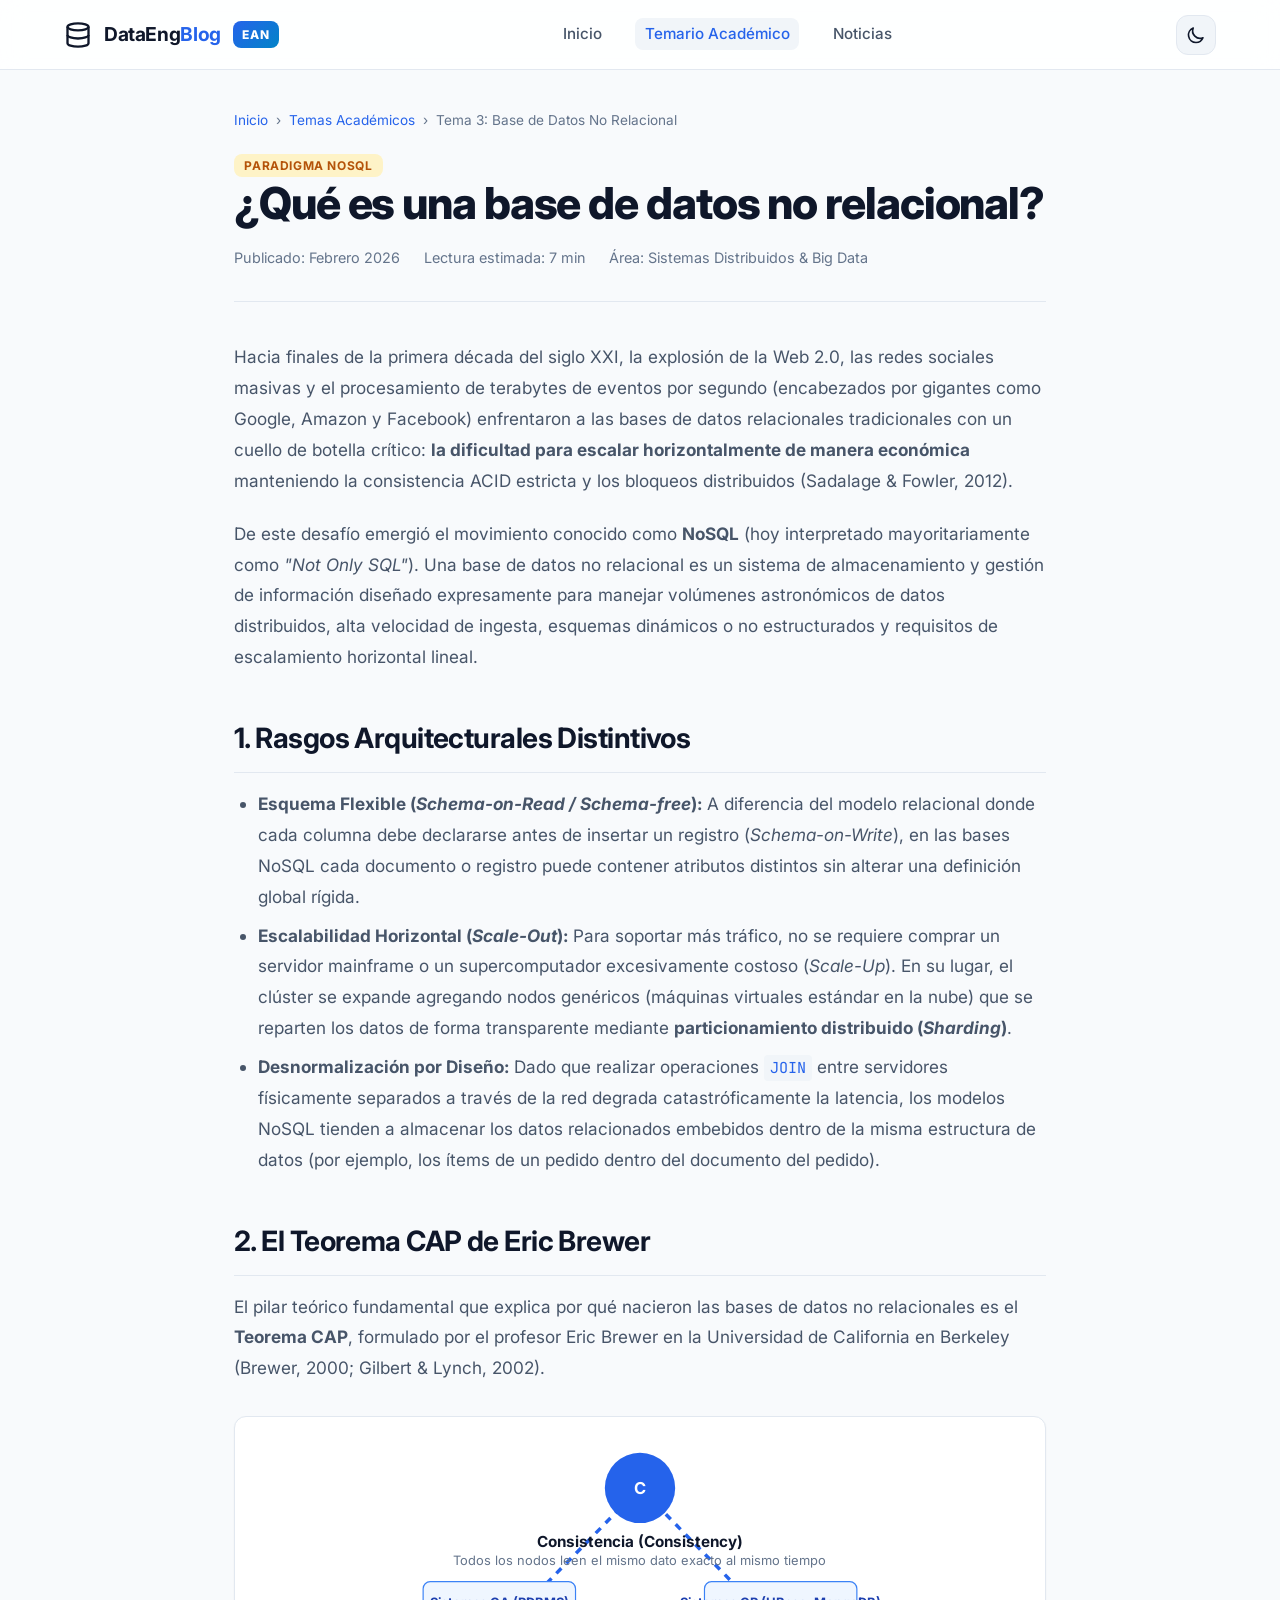
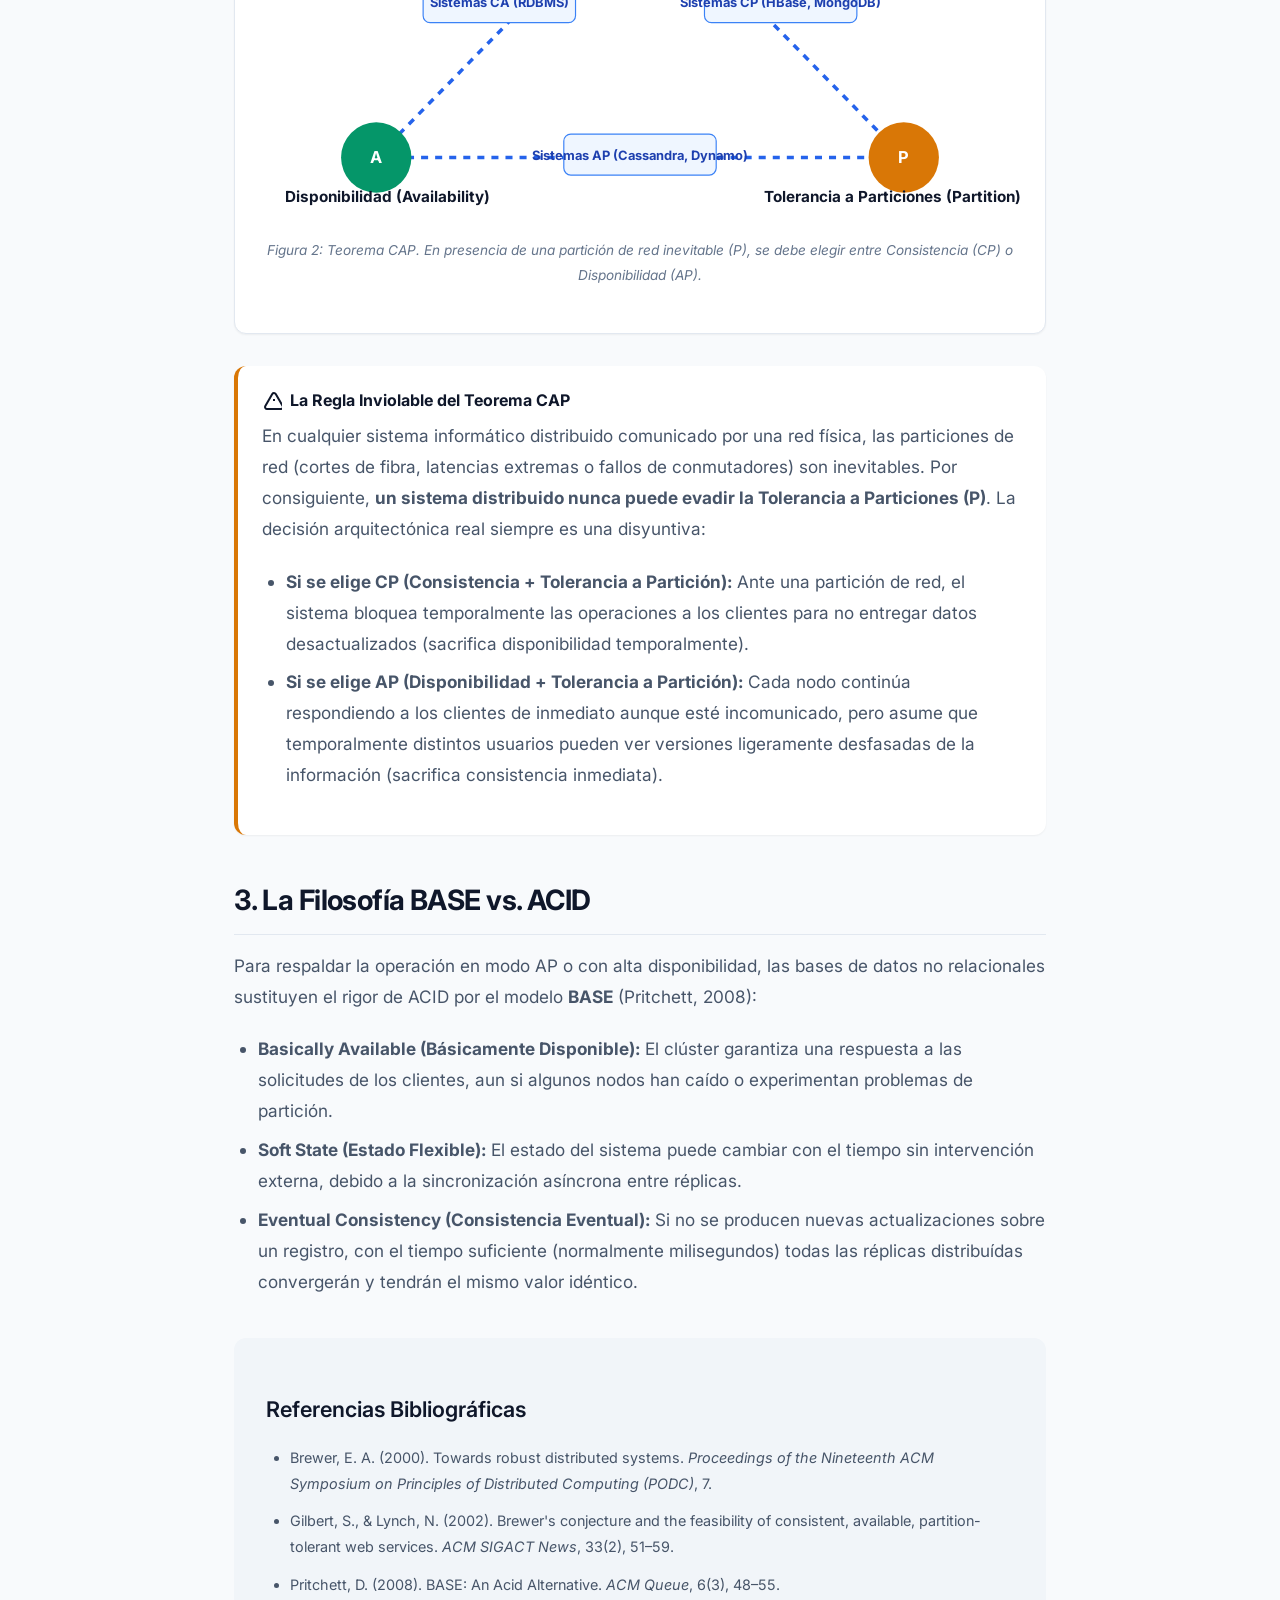
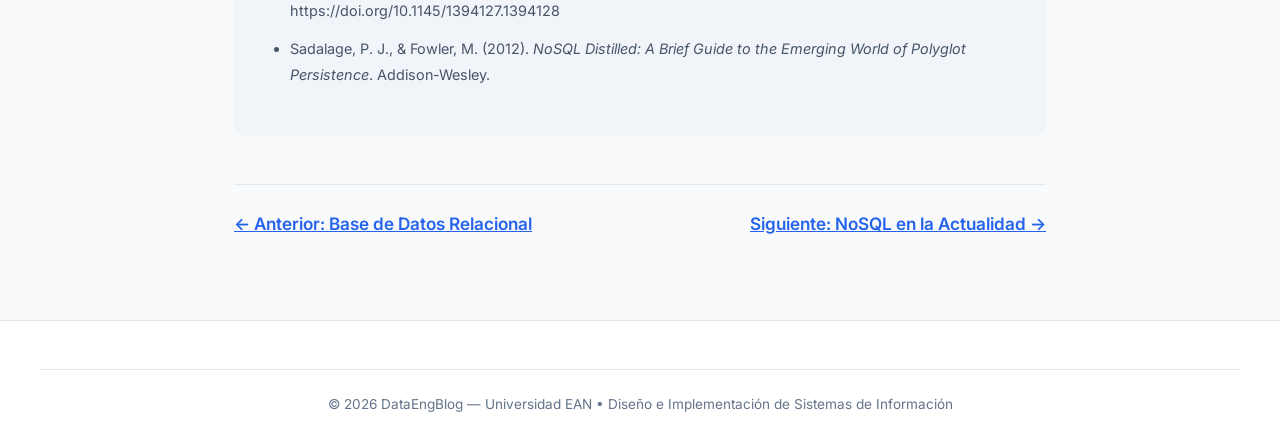
<file: paginas/bd-no-relacional.html>
<!DOCTYPE html>
<html lang="es" data-theme="light">
<head>
  <meta charset="UTF-8">
  <meta name="viewport" content="width=device-width, initial-scale=1.0">
  <title>¿Qué es una base de datos no relacional? | DataEng Blog — Universidad EAN</title>
  <meta name="description" content="Origen, filosofía del movimiento NoSQL, arquitectura sin esquema, el Teorema CAP de Brewer y el modelo BASE de consistencia eventual.">
  <link rel="stylesheet" href="../css/styles.css">
  <link rel="preconnect" href="https://fonts.googleapis.com">
  <link rel="preconnect" href="https://fonts.gstatic.com" crossorigin>
  <link href="https://fonts.googleapis.com/css2?family=Inter:wght@400;500;600;700;800&family=JetBrains+Mono:wght@400;500;600&display=swap" rel="stylesheet">
</head>
<body>
  <div id="reading-progress"></div>

  <header class="site-header">
    <div class="container nav-wrapper">
      <a href="../index.html" class="brand">
        <svg width="28" height="28" viewBox="0 0 24 24" fill="none" stroke="currentColor" stroke-width="2">
          <ellipse cx="12" cy="5" rx="9" ry="3"></ellipse>
          <path d="M21 12c0 1.66-4 3-9 3s-9-1.34-9-3"></path>
          <path d="M3 5v14c0 1.66 4 3 9 3s9-1.34 9-3V5"></path>
        </svg>
        <span>DataEng<span style="color:var(--primary)">Blog</span></span>
        <span class="brand-badge">EAN</span>
      </a>

      <button class="menu-toggle" aria-label="Abrir menú" aria-expanded="false">☰</button>

      <ul class="nav-links">
        <li><a href="../index.html" class="nav-link">Inicio</a></li>
        <li><a href="../index.html#temas-academicos" class="nav-link active">Temario Académico</a></li>
        <li><a href="../index.html#noticias" class="nav-link">Noticias</a></li>
      </ul>

      <div class="nav-actions">
        <button id="theme-toggle" class="theme-toggle-btn" aria-label="Cambiar tema">
          <svg width="20" height="20" fill="none" stroke="currentColor" viewBox="0 0 24 24"><path stroke-linecap="round" stroke-linejoin="round" stroke-width="2" d="M20.354 15.354A9 9 0 018.646 3.646 9.003 9.003 0 0012 21a9.003 9.003 0 008.354-5.646z"/></svg>
        </button>
      </div>
    </div>
  </header>

  <article class="article-container">
    <header class="article-header">
      <nav class="breadcrumbs">
        <a href="../index.html">Inicio</a>
        <span>&rsaquo;</span>
        <a href="../index.html#temas-academicos">Temas Académicos</a>
        <span>&rsaquo;</span>
        <span>Tema 3: Base de Datos No Relacional</span>
      </nav>
      <span class="card-badge nosql">Paradigma NoSQL</span>
      <h1 class="article-title">¿Qué es una base de datos no relacional?</h1>
      <div class="article-meta">
        <span>Publicado: Febrero 2026</span>
        <span>Lectura estimada: 7 min</span>
        <span>Área: Sistemas Distribuidos & Big Data</span>
      </div>
    </header>

    <div class="article-content">
      <p>
        Hacia finales de la primera década del siglo XXI, la explosión de la Web 2.0, las redes sociales masivas y el procesamiento de terabytes de eventos por segundo (encabezados por gigantes como Google, Amazon y Facebook) enfrentaron a las bases de datos relacionales tradicionales con un cuello de botella crítico: <strong>la dificultad para escalar horizontalmente de manera económica</strong> manteniendo la consistencia ACID estricta y los bloqueos distribuidos (Sadalage & Fowler, 2012).
      </p>

      <p>
        De este desafío emergió el movimiento conocido como <strong>NoSQL</strong> (hoy interpretado mayoritariamente como <em>"Not Only SQL"</em>). Una base de datos no relacional es un sistema de almacenamiento y gestión de información diseñado expresamente para manejar volúmenes astronómicos de datos distribuidos, alta velocidad de ingesta, esquemas dinámicos o no estructurados y requisitos de escalamiento horizontal lineal.
      </p>

      <h2>1. Rasgos Arquitecturales Distintivos</h2>
      <ul>
        <li>
          <strong>Esquema Flexible (<em>Schema-on-Read / Schema-free</em>):</strong> A diferencia del modelo relacional donde cada columna debe declararse antes de insertar un registro (<em>Schema-on-Write</em>), en las bases NoSQL cada documento o registro puede contener atributos distintos sin alterar una definición global rígida.
        </li>
        <li>
          <strong>Escalabilidad Horizontal (<em>Scale-Out</em>):</strong> Para soportar más tráfico, no se requiere comprar un servidor mainframe o un supercomputador excesivamente costoso (<em>Scale-Up</em>). En su lugar, el clúster se expande agregando nodos genéricos (máquinas virtuales estándar en la nube) que se reparten los datos de forma transparente mediante <strong>particionamiento distribuido (<em>Sharding</em>)</strong>.
        </li>
        <li>
          <strong>Desnormalización por Diseño:</strong> Dado que realizar operaciones <code>JOIN</code> entre servidores físicamente separados a través de la red degrada catastróficamente la latencia, los modelos NoSQL tienden a almacenar los datos relacionados embebidos dentro de la misma estructura de datos (por ejemplo, los ítems de un pedido dentro del documento del pedido).
        </li>
      </ul>

      <h2>2. El Teorema CAP de Eric Brewer</h2>
      <p>
        El pilar teórico fundamental que explica por qué nacieron las bases de datos no relacionales es el <strong>Teorema CAP</strong>, formulado por el profesor Eric Brewer en la Universidad de California en Berkeley (Brewer, 2000; Gilbert & Lynch, 2002).
      </p>

      <div class="diagram-box">
        <svg viewBox="0 0 650 320" style="max-width:100%; height:auto;" xmlns="http://www.w3.org/2000/svg">
          <!-- Triángulo CAP -->
          <polygon points="325,40 100,270 550,270" fill="none" stroke="#2563eb" stroke-width="3" stroke-dasharray="6,6"/>
          
          <!-- Vértices -->
          <circle cx="325" cy="40" r="30" fill="#2563eb"/>
          <text x="325" y="45" font-family="Inter, sans-serif" font-size="14" font-weight="700" fill="#ffffff" text-anchor="middle">C</text>
          <text x="325" y="90" font-family="Inter, sans-serif" font-size="13" font-weight="700" fill="var(--text-primary)" text-anchor="middle">Consistencia (Consistency)</text>
          <text x="325" y="106" font-family="Inter, sans-serif" font-size="11" fill="var(--text-muted)" text-anchor="middle">Todos los nodos leen el mismo dato exacto al mismo tiempo</text>

          <circle cx="100" cy="270" r="30" fill="#059669"/>
          <text x="100" y="275" font-family="Inter, sans-serif" font-size="14" font-weight="700" fill="#ffffff" text-anchor="middle">A</text>
          <text x="110" y="308" font-family="Inter, sans-serif" font-size="13" font-weight="700" fill="var(--text-primary)" text-anchor="middle">Disponibilidad (Availability)</text>

          <circle cx="550" cy="270" r="30" fill="#d97706"/>
          <text x="550" y="275" font-family="Inter, sans-serif" font-size="14" font-weight="700" fill="#ffffff" text-anchor="middle">P</text>
          <text x="540" y="308" font-family="Inter, sans-serif" font-size="13" font-weight="700" fill="var(--text-primary)" text-anchor="middle">Tolerancia a Particiones (Partition)</text>

          <!-- Aristas con clasificación -->
          <rect x="140" y="120" width="130" height="35" rx="6" fill="#eff6ff" stroke="#3b82f6"/>
          <text x="205" y="142" font-family="Inter, sans-serif" font-size="11" font-weight="700" fill="#1e40af" text-anchor="middle">Sistemas CA (RDBMS)</text>

          <rect x="380" y="120" width="130" height="35" rx="6" fill="#eff6ff" stroke="#3b82f6"/>
          <text x="445" y="142" font-family="Inter, sans-serif" font-size="11" font-weight="700" fill="#1e40af" text-anchor="middle">Sistemas CP (HBase, MongoDB)</text>

          <rect x="260" y="250" width="130" height="35" rx="6" fill="#eff6ff" stroke="#3b82f6"/>
          <text x="325" y="272" font-family="Inter, sans-serif" font-size="11" font-weight="700" fill="#1e40af" text-anchor="middle">Sistemas AP (Cassandra, Dynamo)</text>
        </svg>
        <p class="diagram-caption">Figura 2: Teorema CAP. En presencia de una partición de red inevitable (P), se debe elegir entre Consistencia (CP) o Disponibilidad (AP).</p>
      </div>

      <div class="callout warning">
        <div class="callout-title">
          <svg width="20" height="20" fill="none" stroke="currentColor" stroke-width="2"><path d="M12 9v2m0 4h.01m-6.938 4h13.856c1.54 0 2.502-1.667 1.732-3L13.732 4c-.77-1.333-2.694-1.333-3.464 0L3.34 16c-.77 1.333.192 3 1.732 3z"></path></svg>
          La Regla Inviolable del Teorema CAP
        </div>
        <p>
          En cualquier sistema informático distribuido comunicado por una red física, las particiones de red (cortes de fibra, latencias extremas o fallos de conmutadores) son inevitables. Por consiguiente, <strong>un sistema distribuido nunca puede evadir la Tolerancia a Particiones (P)</strong>. La decisión arquitectónica real siempre es una disyuntiva:
        </p>
        <ul>
          <li><strong>Si se elige CP (Consistencia + Tolerancia a Partición):</strong> Ante una partición de red, el sistema bloquea temporalmente las operaciones a los clientes para no entregar datos desactualizados (sacrifica disponibilidad temporalmente).</li>
          <li><strong>Si se elige AP (Disponibilidad + Tolerancia a Partición):</strong> Cada nodo continúa respondiendo a los clientes de inmediato aunque esté incomunicado, pero asume que temporalmente distintos usuarios pueden ver versiones ligeramente desfasadas de la información (sacrifica consistencia inmediata).</li>
        </ul>
      </div>

      <h2>3. La Filosofía BASE vs. ACID</h2>
      <p>
        Para respaldar la operación en modo AP o con alta disponibilidad, las bases de datos no relacionales sustituyen el rigor de ACID por el modelo <strong>BASE</strong> (Pritchett, 2008):
      </p>

      <ul>
        <li><strong>Basically Available (Básicamente Disponible):</strong> El clúster garantiza una respuesta a las solicitudes de los clientes, aun si algunos nodos han caído o experimentan problemas de partición.</li>
        <li><strong>Soft State (Estado Flexible):</strong> El estado del sistema puede cambiar con el tiempo sin intervención externa, debido a la sincronización asíncrona entre réplicas.</li>
        <li><strong>Eventual Consistency (Consistencia Eventual):</strong> Si no se producen nuevas actualizaciones sobre un registro, con el tiempo suficiente (normalmente milisegundos) todas las réplicas distribuídas convergerán y tendrán el mismo valor idéntico.</li>
      </ul>

      <!-- Referencias APA 7 -->
      <div class="references-list">
        <h3>Referencias Bibliográficas </h3>
        <ul>
          <li>Brewer, E. A. (2000). Towards robust distributed systems. <em>Proceedings of the Nineteenth ACM Symposium on Principles of Distributed Computing (PODC)</em>, 7.</li>
          <li>Gilbert, S., & Lynch, N. (2002). Brewer's conjecture and the feasibility of consistent, available, partition-tolerant web services. <em>ACM SIGACT News</em>, 33(2), 51–59.</li>
          <li>Pritchett, D. (2008). BASE: An Acid Alternative. <em>ACM Queue</em>, 6(3), 48–55. https://doi.org/10.1145/1394127.1394128</li>
          <li>Sadalage, P. J., & Fowler, M. (2012). <em>NoSQL Distilled: A Brief Guide to the Emerging World of Polyglot Persistence</em>. Addison-Wesley.</li>
        </ul>
      </div>

      <!-- Navigation links -->
      <div style="display:flex; justify-content:space-between; margin-top:3rem; border-top:1px solid var(--border-color); padding-top:1.5rem;">
        <a href="./bd-relacional.html" class="read-more-link">&larr; Anterior: Base de Datos Relacional</a>
        <a href="./nosql-actualidad.html" class="read-more-link">Siguiente: NoSQL en la Actualidad &rarr;</a>
      </div>
    </div>
  </article>

  <footer class="site-footer">
    <div class="container footer-bottom">
      <p>&copy; 2026 DataEngBlog — Universidad EAN &bull; Diseño e Implementación de Sistemas de Información</p>
    </div>
  </footer>

  <script src="../js/main.js"></script>
</body>
</html>
</file>
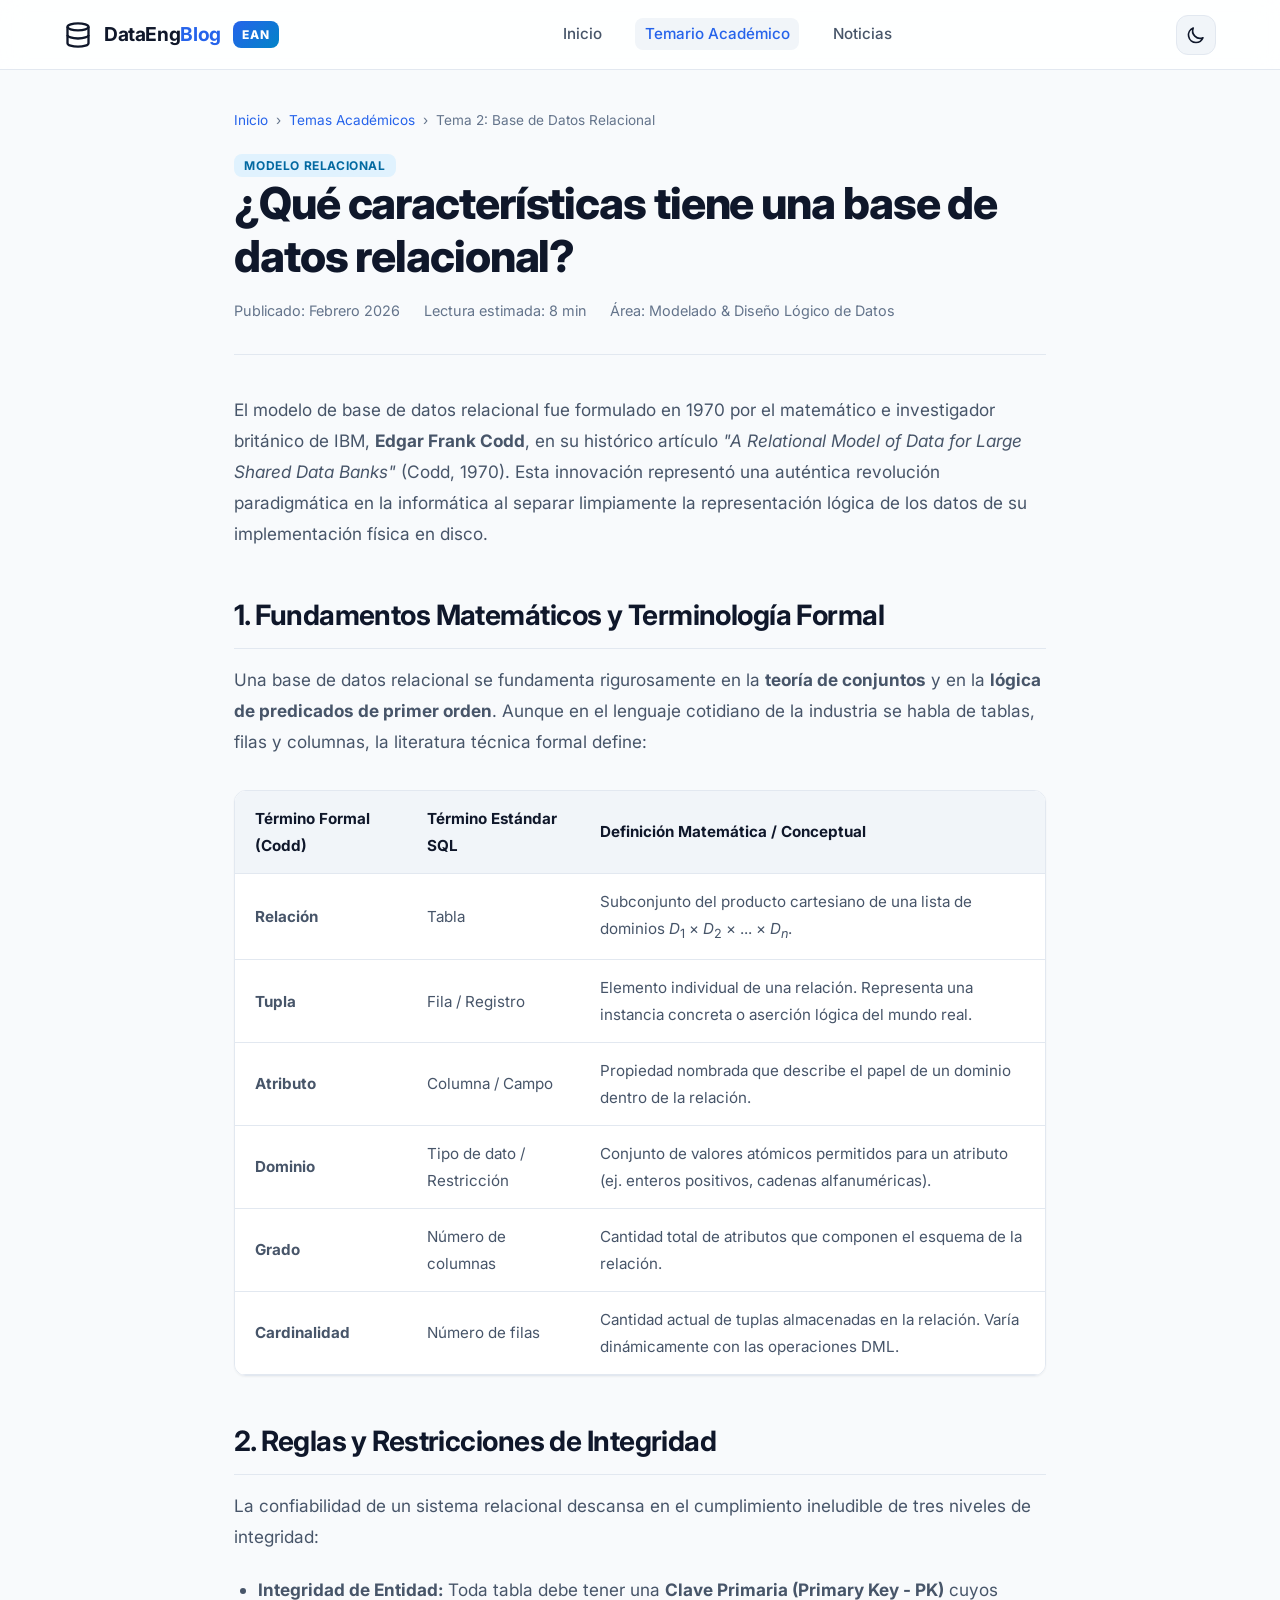
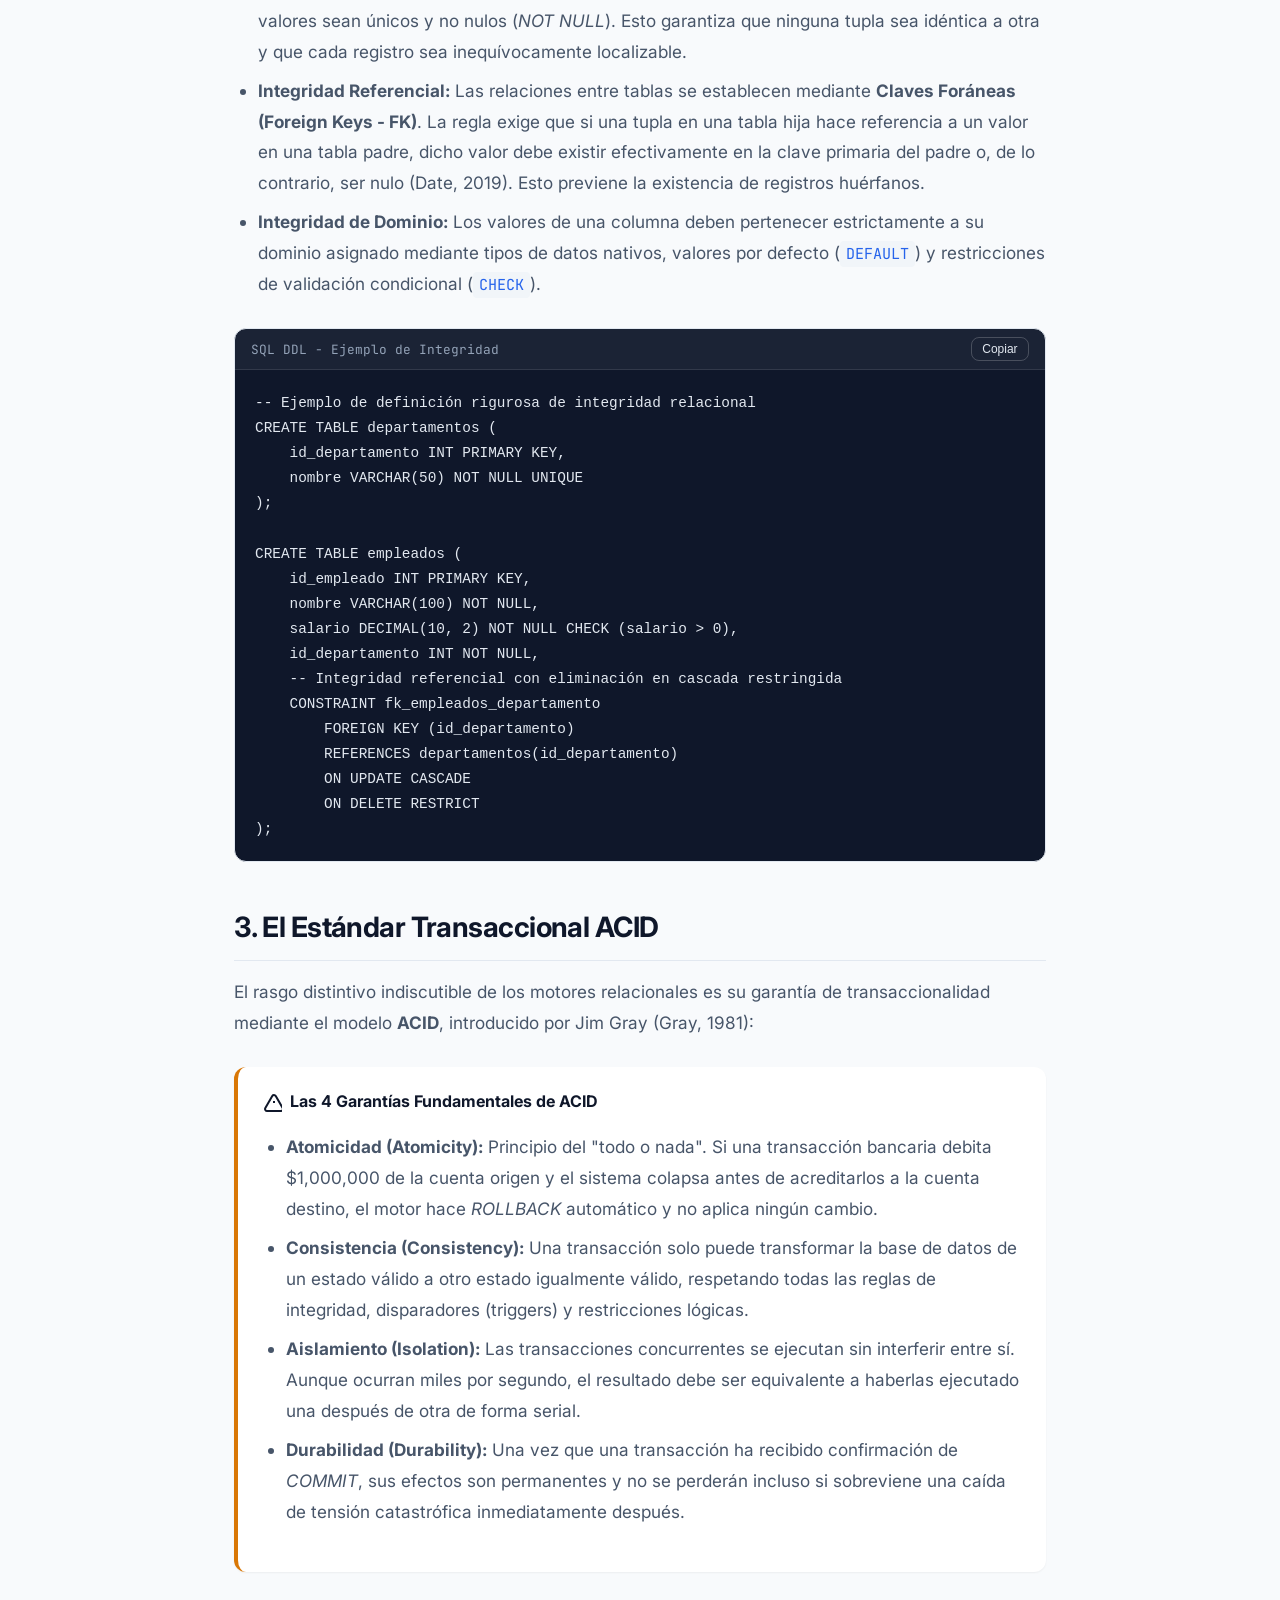
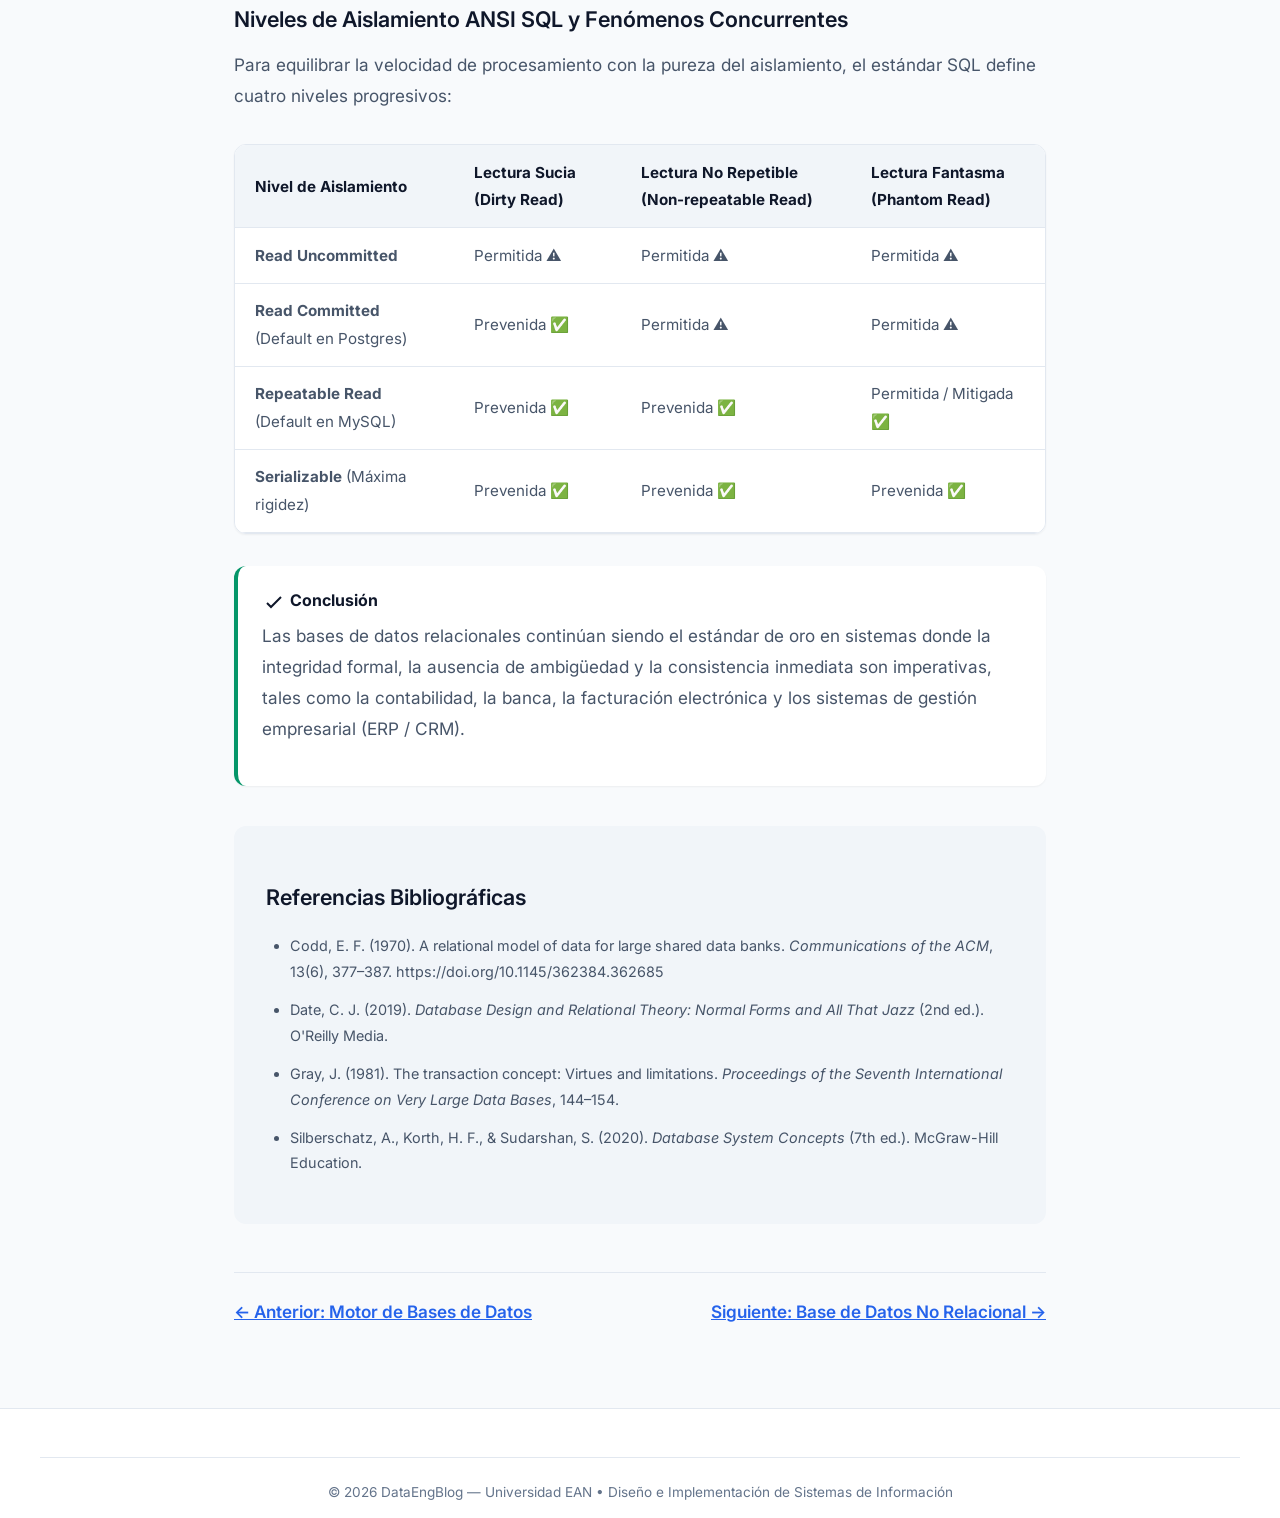
<file: paginas/bd-relacional.html>
<!DOCTYPE html>
<html lang="es" data-theme="light">
<head>
  <meta charset="UTF-8">
  <meta name="viewport" content="width=device-width, initial-scale=1.0">
  <title>¿Qué características tiene una base de datos relacional? | DataEng Blog — Universidad EAN</title>
  <meta name="description" content="Fundamentos matemáticos del modelo relacional de Codd, restricciones de integridad y las propiedades transaccionales ACID con sus niveles de aislamiento.">
  <link rel="stylesheet" href="../css/styles.css">
  <link rel="preconnect" href="https://fonts.googleapis.com">
  <link rel="preconnect" href="https://fonts.gstatic.com" crossorigin>
  <link href="https://fonts.googleapis.com/css2?family=Inter:wght@400;500;600;700;800&family=JetBrains+Mono:wght@400;500;600&display=swap" rel="stylesheet">
</head>
<body>
  <div id="reading-progress"></div>

  <!-- Header -->
  <header class="site-header">
    <div class="container nav-wrapper">
      <a href="../index.html" class="brand">
        <svg width="28" height="28" viewBox="0 0 24 24" fill="none" stroke="currentColor" stroke-width="2">
          <ellipse cx="12" cy="5" rx="9" ry="3"></ellipse>
          <path d="M21 12c0 1.66-4 3-9 3s-9-1.34-9-3"></path>
          <path d="M3 5v14c0 1.66 4 3 9 3s9-1.34 9-3V5"></path>
        </svg>
        <span>DataEng<span style="color:var(--primary)">Blog</span></span>
        <span class="brand-badge">EAN</span>
      </a>

      <button class="menu-toggle" aria-label="Abrir menú" aria-expanded="false">☰</button>

      <ul class="nav-links">
        <li><a href="../index.html" class="nav-link">Inicio</a></li>
        <li><a href="../index.html#temas-academicos" class="nav-link active">Temario Académico</a></li>
        <li><a href="../index.html#noticias" class="nav-link">Noticias</a></li>
      </ul>

      <div class="nav-actions">
        <button id="theme-toggle" class="theme-toggle-btn" aria-label="Cambiar tema">
          <svg width="20" height="20" fill="none" stroke="currentColor" viewBox="0 0 24 24"><path stroke-linecap="round" stroke-linejoin="round" stroke-width="2" d="M20.354 15.354A9 9 0 018.646 3.646 9.003 9.003 0 0012 21a9.003 9.003 0 008.354-5.646z"/></svg>
        </button>
      </div>
    </div>
  </header>

  <article class="article-container">
    <header class="article-header">
      <nav class="breadcrumbs">
        <a href="../index.html">Inicio</a>
        <span>&rsaquo;</span>
        <a href="../index.html#temas-academicos">Temas Académicos</a>
        <span>&rsaquo;</span>
        <span>Tema 2: Base de Datos Relacional</span>
      </nav>
      <span class="card-badge relational">Modelo Relacional</span>
      <h1 class="article-title">¿Qué características tiene una base de datos relacional?</h1>
      <div class="article-meta">
        <span>Publicado: Febrero 2026</span>
        <span>Lectura estimada: 8 min</span>
        <span>Área: Modelado & Diseño Lógico de Datos</span>
      </div>
    </header>

    <div class="article-content">
      <p>
        El modelo de base de datos relacional fue formulado en 1970 por el matemático e investigador británico de IBM, <strong>Edgar Frank Codd</strong>, en su histórico artículo <em>"A Relational Model of Data for Large Shared Data Banks"</em> (Codd, 1970). Esta innovación representó una auténtica revolución paradigmática en la informática al separar limpiamente la representación lógica de los datos de su implementación física en disco.
      </p>

      <h2>1. Fundamentos Matemáticos y Terminología Formal</h2>
      <p>
        Una base de datos relacional se fundamenta rigurosamente en la <strong>teoría de conjuntos</strong> y en la <strong>lógica de predicados de primer orden</strong>. Aunque en el lenguaje cotidiano de la industria se habla de tablas, filas y columnas, la literatura técnica formal define:
      </p>

      <div class="table-responsive">
        <table>
          <thead>
            <tr>
              <th>Término Formal (Codd)</th>
              <th>Término Estándar SQL</th>
              <th>Definición Matemática / Conceptual</th>
            </tr>
          </thead>
          <tbody>
            <tr>
              <td><strong>Relación</strong></td>
              <td>Tabla</td>
              <td>Subconjunto del producto cartesiano de una lista de dominios <i>D</i><sub>1</sub> &times; <i>D</i><sub>2</sub> &times; ... &times; <i>D</i><sub><i>n</i></sub>.</td>
            </tr>
            <tr>
              <td><strong>Tupla</strong></td>
              <td>Fila / Registro</td>
              <td>Elemento individual de una relación. Representa una instancia concreta o aserción lógica del mundo real.</td>
            </tr>
            <tr>
              <td><strong>Atributo</strong></td>
              <td>Columna / Campo</td>
              <td>Propiedad nombrada que describe el papel de un dominio dentro de la relación.</td>
            </tr>
            <tr>
              <td><strong>Dominio</strong></td>
              <td>Tipo de dato / Restricción</td>
              <td>Conjunto de valores atómicos permitidos para un atributo (ej. enteros positivos, cadenas alfanuméricas).</td>
            </tr>
            <tr>
              <td><strong>Grado</strong></td>
              <td>Número de columnas</td>
              <td>Cantidad total de atributos que componen el esquema de la relación.</td>
            </tr>
            <tr>
              <td><strong>Cardinalidad</strong></td>
              <td>Número de filas</td>
              <td>Cantidad actual de tuplas almacenadas en la relación. Varía dinámicamente con las operaciones DML.</td>
            </tr>
          </tbody>
        </table>
      </div>

      <h2>2. Reglas y Restricciones de Integridad</h2>
      <p>
        La confiabilidad de un sistema relacional descansa en el cumplimiento ineludible de tres niveles de integridad:
      </p>

      <ul>
        <li>
          <strong>Integridad de Entidad:</strong> Toda tabla debe tener una <strong>Clave Primaria (Primary Key - PK)</strong> cuyos valores sean únicos y no nulos (<em>NOT NULL</em>). Esto garantiza que ninguna tupla sea idéntica a otra y que cada registro sea inequívocamente localizable.
        </li>
        <li>
          <strong>Integridad Referencial:</strong> Las relaciones entre tablas se establecen mediante <strong>Claves Foráneas (Foreign Keys - FK)</strong>. La regla exige que si una tupla en una tabla hija hace referencia a un valor en una tabla padre, dicho valor debe existir efectivamente en la clave primaria del padre o, de lo contrario, ser nulo (Date, 2019). Esto previene la existencia de registros huérfanos.
        </li>
        <li>
          <strong>Integridad de Dominio:</strong> Los valores de una columna deben pertenecer estrictamente a su dominio asignado mediante tipos de datos nativos, valores por defecto (<code>DEFAULT</code>) y restricciones de validación condicional (<code>CHECK</code>).
        </li>
      </ul>

      <div class="code-block">
        <div class="code-header">
          <span>SQL DDL - Ejemplo de Integridad</span>
          <button class="copy-btn">Copiar</button>
        </div>
        <pre><code>-- Ejemplo de definición rigurosa de integridad relacional
CREATE TABLE departamentos (
    id_departamento INT PRIMARY KEY,
    nombre VARCHAR(50) NOT NULL UNIQUE
);

CREATE TABLE empleados (
    id_empleado INT PRIMARY KEY,
    nombre VARCHAR(100) NOT NULL,
    salario DECIMAL(10, 2) NOT NULL CHECK (salario > 0),
    id_departamento INT NOT NULL,
    -- Integridad referencial con eliminación en cascada restringida
    CONSTRAINT fk_empleados_departamento 
        FOREIGN KEY (id_departamento) 
        REFERENCES departamentos(id_departamento)
        ON UPDATE CASCADE 
        ON DELETE RESTRICT
);</code></pre>
      </div>

      <h2>3. El Estándar Transaccional ACID</h2>
      <p>
        El rasgo distintivo indiscutible de los motores relacionales es su garantía de transaccionalidad mediante el modelo <strong>ACID</strong>, introducido por Jim Gray (Gray, 1981):
      </p>

      <div class="callout warning">
        <div class="callout-title">
          <svg width="20" height="20" fill="none" stroke="currentColor" stroke-width="2"><path d="M12 9v2m0 4h.01m-6.938 4h13.856c1.54 0 2.502-1.667 1.732-3L13.732 4c-.77-1.333-2.694-1.333-3.464 0L3.34 16c-.77 1.333.192 3 1.732 3z"></path></svg>
          Las 4 Garantías Fundamentales de ACID
        </div>
        <ul>
          <li><strong>Atomicidad (Atomicity):</strong> Principio del "todo o nada". Si una transacción bancaria debita $1,000,000 de la cuenta origen y el sistema colapsa antes de acreditarlos a la cuenta destino, el motor hace <em>ROLLBACK</em> automático y no aplica ningún cambio.</li>
          <li><strong>Consistencia (Consistency):</strong> Una transacción solo puede transformar la base de datos de un estado válido a otro estado igualmente válido, respetando todas las reglas de integridad, disparadores (triggers) y restricciones lógicas.</li>
          <li><strong>Aislamiento (Isolation):</strong> Las transacciones concurrentes se ejecutan sin interferir entre sí. Aunque ocurran miles por segundo, el resultado debe ser equivalente a haberlas ejecutado una después de otra de forma serial.</li>
          <li><strong>Durabilidad (Durability):</strong> Una vez que una transacción ha recibido confirmación de <em>COMMIT</em>, sus efectos son permanentes y no se perderán incluso si sobreviene una caída de tensión catastrófica inmediatamente después.</li>
        </ul>
      </div>

      <h3>Niveles de Aislamiento ANSI SQL y Fenómenos Concurrentes</h3>
      <p>
        Para equilibrar la velocidad de procesamiento con la pureza del aislamiento, el estándar SQL define cuatro niveles progresivos:
      </p>

      <div class="table-responsive">
        <table>
          <thead>
            <tr>
              <th>Nivel de Aislamiento</th>
              <th>Lectura Sucia (Dirty Read)</th>
              <th>Lectura No Repetible (Non-repeatable Read)</th>
              <th>Lectura Fantasma (Phantom Read)</th>
            </tr>
          </thead>
          <tbody>
            <tr>
              <td><strong>Read Uncommitted</strong></td>
              <td>Permitida ⚠️</td>
              <td>Permitida ⚠️</td>
              <td>Permitida ⚠️</td>
            </tr>
            <tr>
              <td><strong>Read Committed</strong> (Default en Postgres)</td>
              <td>Prevenida ✅</td>
              <td>Permitida ⚠️</td>
              <td>Permitida ⚠️</td>
            </tr>
            <tr>
              <td><strong>Repeatable Read</strong> (Default en MySQL)</td>
              <td>Prevenida ✅</td>
              <td>Prevenida ✅</td>
              <td>Permitida / Mitigada ✅</td>
            </tr>
            <tr>
              <td><strong>Serializable</strong> (Máxima rigidez)</td>
              <td>Prevenida ✅</td>
              <td>Prevenida ✅</td>
              <td>Prevenida ✅</td>
            </tr>
          </tbody>
        </table>
      </div>

      <div class="callout success">
        <div class="callout-title">
          <svg width="20" height="20" fill="none" stroke="currentColor" stroke-width="2"><path d="M5 13l4 4L19 7"></path></svg>
          Conclusión
        </div>
        <p>
          Las bases de datos relacionales continúan siendo el estándar de oro en sistemas donde la integridad formal, la ausencia de ambigüedad y la consistencia inmediata son imperativas, tales como la contabilidad, la banca, la facturación electrónica y los sistemas de gestión empresarial (ERP / CRM).
        </p>
      </div>

      <!-- Referencias APA 7 -->
      <div class="references-list">
        <h3>Referencias Bibliográficas </h3>
        <ul>
          <li>Codd, E. F. (1970). A relational model of data for large shared data banks. <em>Communications of the ACM</em>, 13(6), 377–387. https://doi.org/10.1145/362384.362685</li>
          <li>Date, C. J. (2019). <em>Database Design and Relational Theory: Normal Forms and All That Jazz</em> (2nd ed.). O'Reilly Media.</li>
          <li>Gray, J. (1981). The transaction concept: Virtues and limitations. <em>Proceedings of the Seventh International Conference on Very Large Data Bases</em>, 144–154.</li>
          <li>Silberschatz, A., Korth, H. F., & Sudarshan, S. (2020). <em>Database System Concepts</em> (7th ed.). McGraw-Hill Education.</li>
        </ul>
      </div>

      <!-- Navigation links -->
      <div style="display:flex; justify-content:space-between; margin-top:3rem; border-top:1px solid var(--border-color); padding-top:1.5rem;">
        <a href="./motor-bd.html" class="read-more-link">&larr; Anterior: Motor de Bases de Datos</a>
        <a href="./bd-no-relacional.html" class="read-more-link">Siguiente: Base de Datos No Relacional &rarr;</a>
      </div>
    </div>
  </article>

  <footer class="site-footer">
    <div class="container footer-bottom">
      <p>&copy; 2026 DataEngBlog — Universidad EAN &bull; Diseño e Implementación de Sistemas de Información</p>
    </div>
  </footer>

  <script src="../js/main.js"></script>
</body>
</html>
</file>
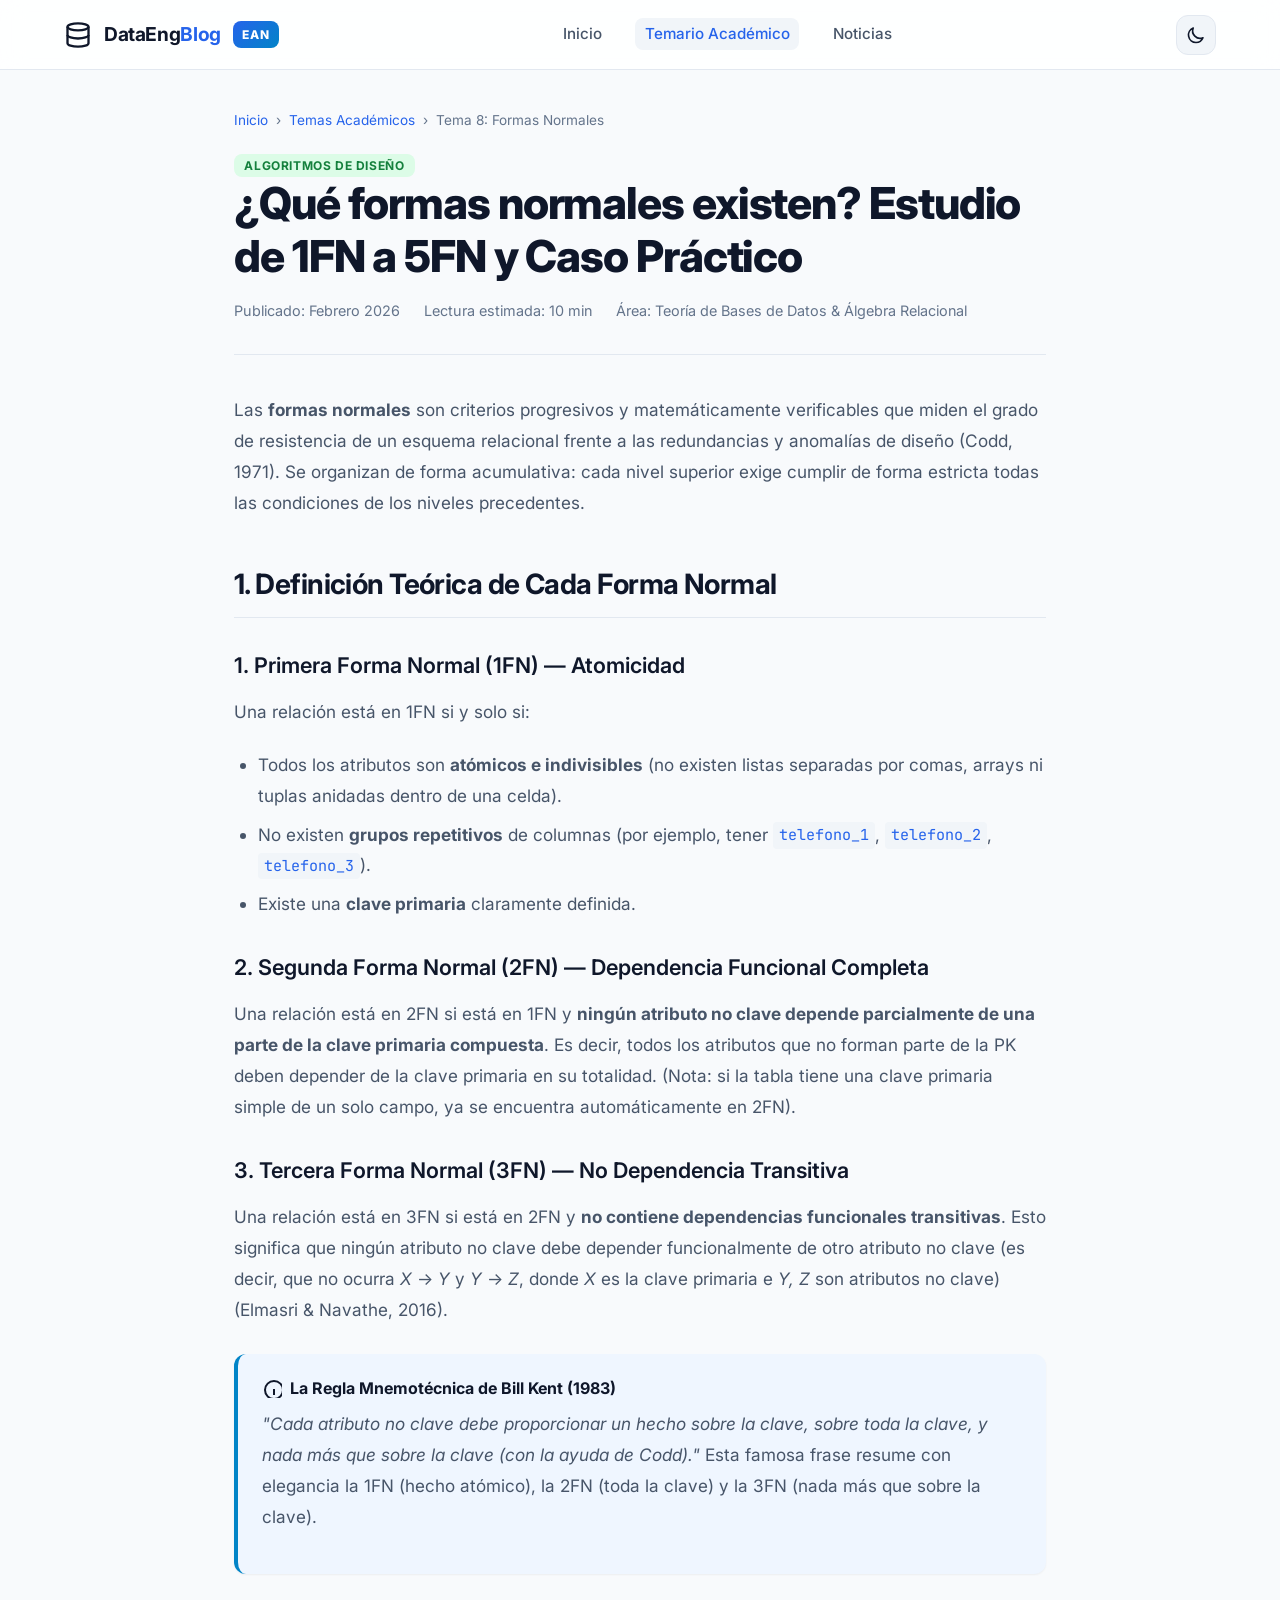
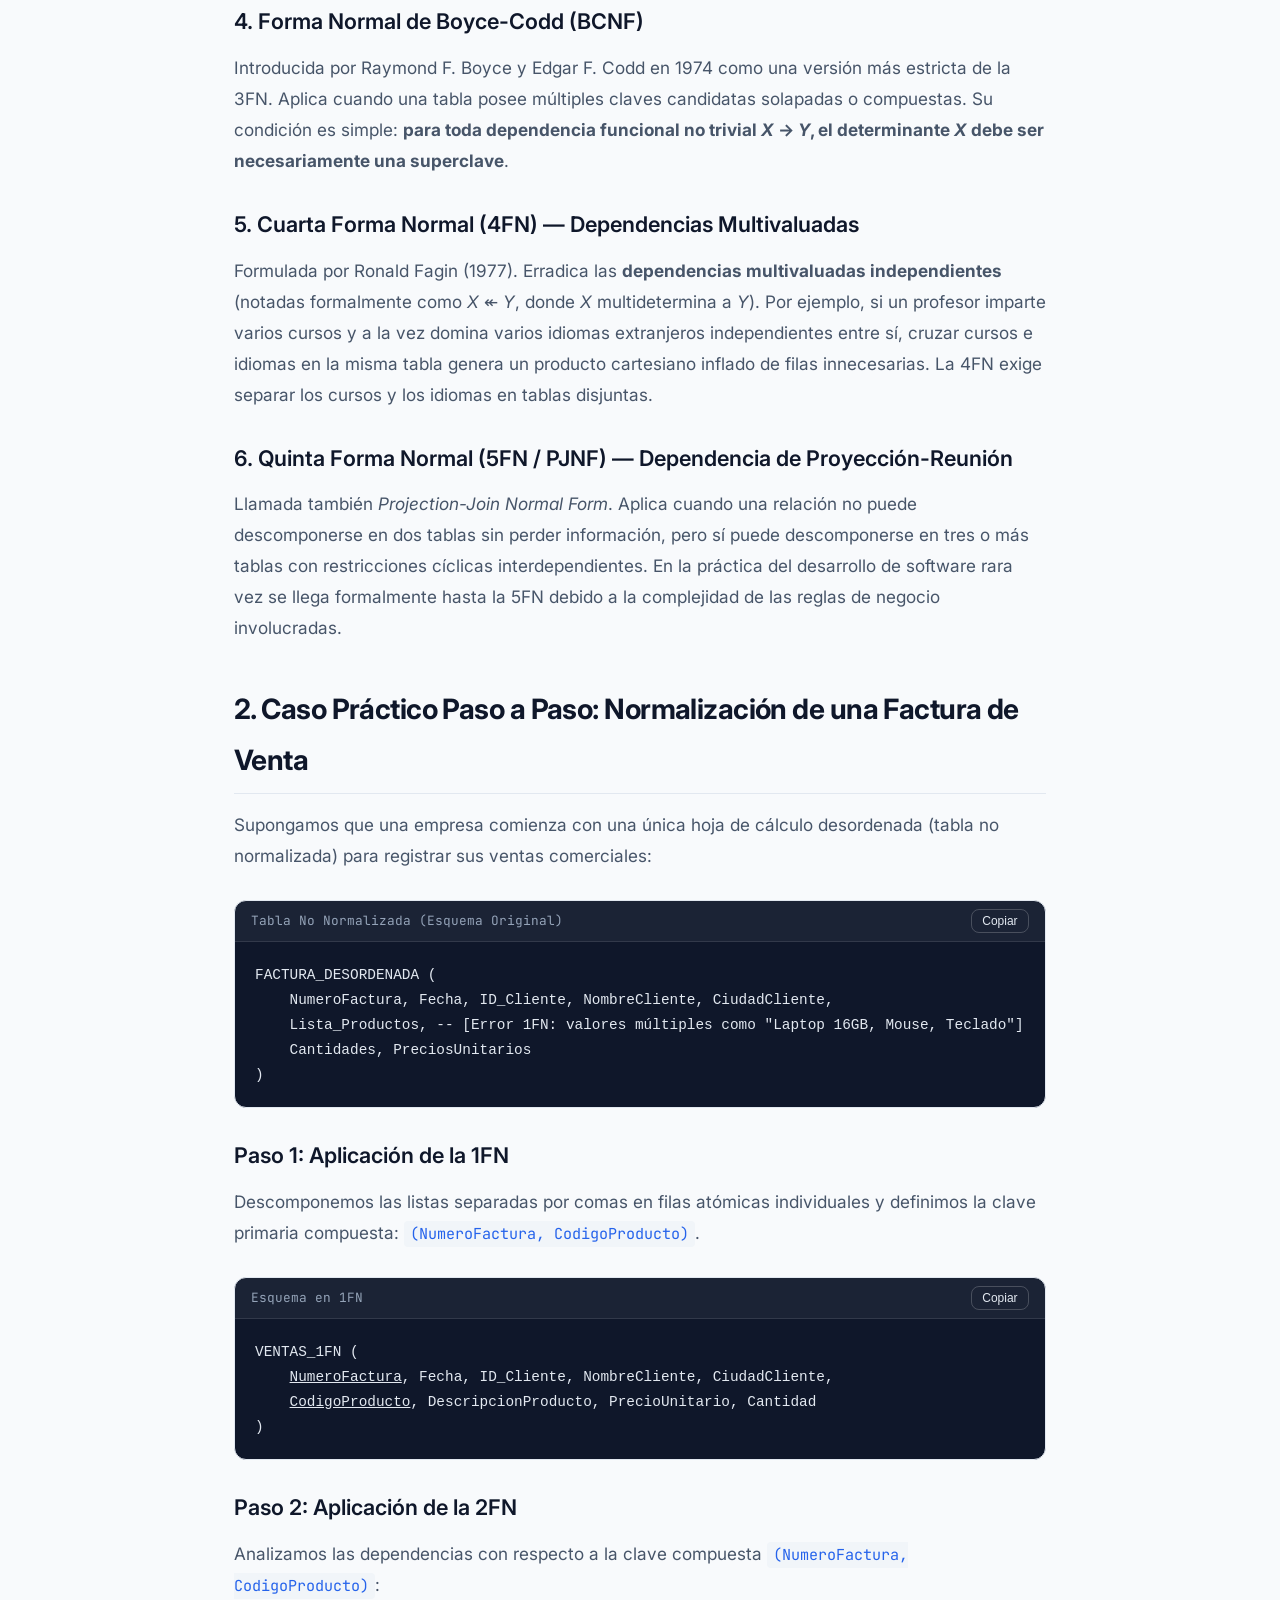
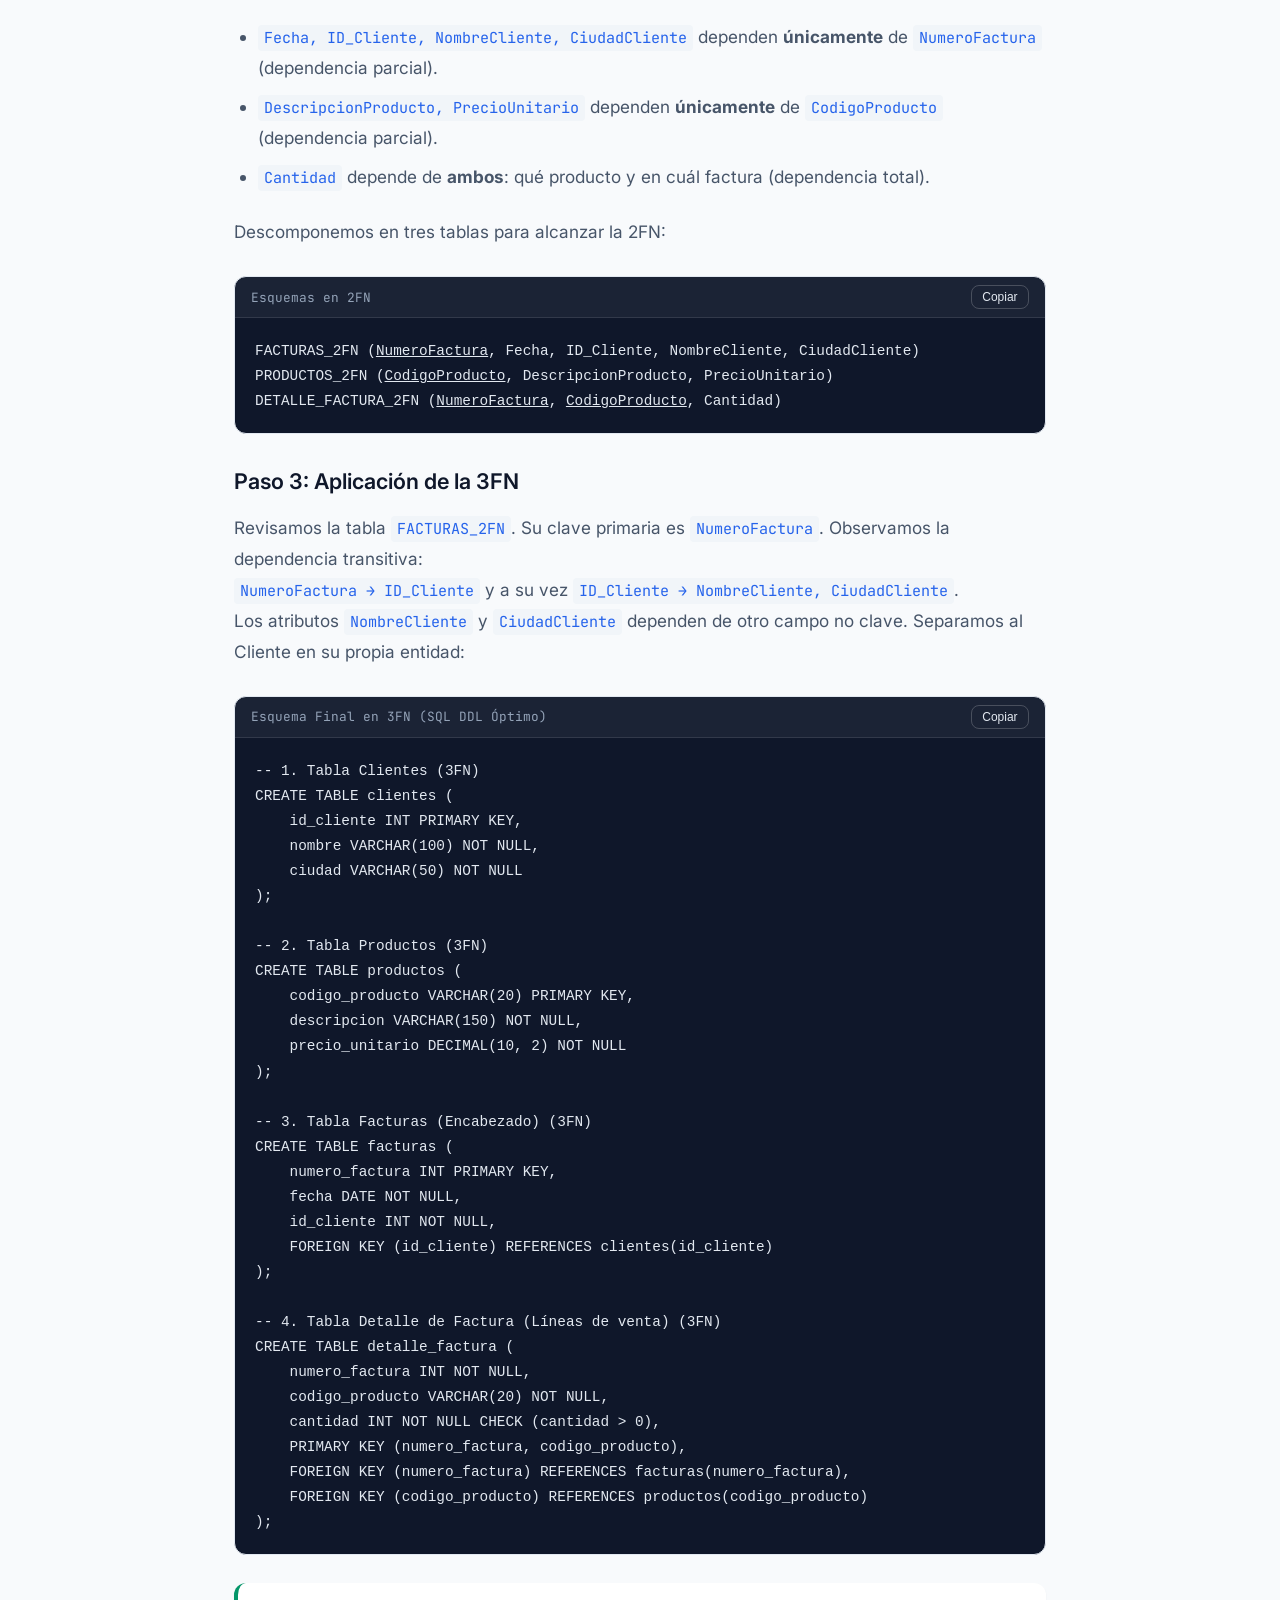
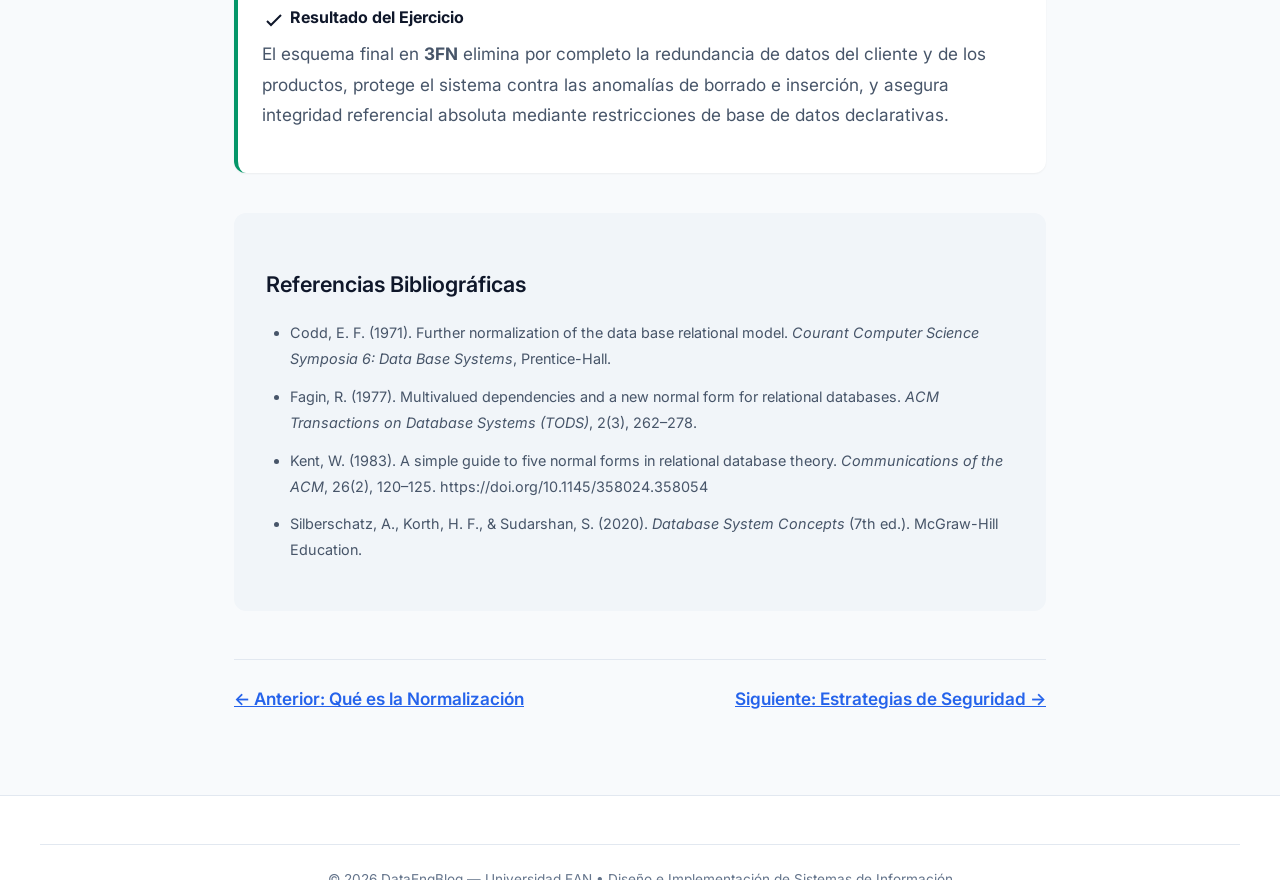
<file: paginas/formas-normales.html>
<!DOCTYPE html>
<html lang="es" data-theme="light">
<head>
  <meta charset="UTF-8">
  <meta name="viewport" content="width=device-width, initial-scale=1.0">
  <title>¿Qué formas normales existen? (1FN a 5FN) | DataEng Blog — Universidad EAN</title>
  <meta name="description" content="Guía completa de las formas normales: 1FN, 2FN, 3FN, BCNF, 4FN y 5FN con un caso práctico de normalización paso a paso para sistemas de información.">
  <link rel="stylesheet" href="../css/styles.css">
  <link rel="preconnect" href="https://fonts.googleapis.com">
  <link rel="preconnect" href="https://fonts.gstatic.com" crossorigin>
  <link href="https://fonts.googleapis.com/css2?family=Inter:wght@400;500;600;700;800&family=JetBrains+Mono:wght@400;500;600&display=swap" rel="stylesheet">
</head>
<body>
  <div id="reading-progress"></div>

  <header class="site-header">
    <div class="container nav-wrapper">
      <a href="../index.html" class="brand">
        <svg width="28" height="28" viewBox="0 0 24 24" fill="none" stroke="currentColor" stroke-width="2">
          <ellipse cx="12" cy="5" rx="9" ry="3"></ellipse>
          <path d="M21 12c0 1.66-4 3-9 3s-9-1.34-9-3"></path>
          <path d="M3 5v14c0 1.66 4 3 9 3s9-1.34 9-3V5"></path>
        </svg>
        <span>DataEng<span style="color:var(--primary)">Blog</span></span>
        <span class="brand-badge">EAN</span>
      </a>

      <button class="menu-toggle" aria-label="Abrir menú" aria-expanded="false">☰</button>

      <ul class="nav-links">
        <li><a href="../index.html" class="nav-link">Inicio</a></li>
        <li><a href="../index.html#temas-academicos" class="nav-link active">Temario Académico</a></li>
        <li><a href="../index.html#noticias" class="nav-link">Noticias</a></li>
      </ul>

      <div class="nav-actions">
        <button id="theme-toggle" class="theme-toggle-btn" aria-label="Cambiar tema">
          <svg width="20" height="20" fill="none" stroke="currentColor" viewBox="0 0 24 24"><path stroke-linecap="round" stroke-linejoin="round" stroke-width="2" d="M20.354 15.354A9 9 0 018.646 3.646 9.003 9.003 0 0012 21a9.003 9.003 0 008.354-5.646z"/></svg>
        </button>
      </div>
    </div>
  </header>

  <article class="article-container">
    <header class="article-header">
      <nav class="breadcrumbs">
        <a href="../index.html">Inicio</a>
        <span>&rsaquo;</span>
        <a href="../index.html#temas-academicos">Temas Académicos</a>
        <span>&rsaquo;</span>
        <span>Tema 8: Formas Normales</span>
      </nav>
      <span class="card-badge normalization">Algoritmos de Diseño</span>
      <h1 class="article-title">¿Qué formas normales existen? Estudio de 1FN a 5FN y Caso Práctico</h1>
      <div class="article-meta">
        <span>Publicado: Febrero 2026</span>
        <span>Lectura estimada: 10 min</span>
        <span>Área: Teoría de Bases de Datos & Álgebra Relacional</span>
      </div>
    </header>

    <div class="article-content">
      <p>
        Las <strong>formas normales</strong> son criterios progresivos y matemáticamente verificables que miden el grado de resistencia de un esquema relacional frente a las redundancias y anomalías de diseño (Codd, 1971). Se organizan de forma acumulativa: cada nivel superior exige cumplir de forma estricta todas las condiciones de los niveles precedentes.
      </p>

      <h2>1. Definición Teórica de Cada Forma Normal</h2>

      <h3>1. Primera Forma Normal (1FN) — Atomicidad</h3>
      <p>
        Una relación está en 1FN si y solo si:
      </p>
      <ul>
        <li>Todos los atributos son <strong>atómicos e indivisibles</strong> (no existen listas separadas por comas, arrays ni tuplas anidadas dentro de una celda).</li>
        <li>No existen <strong>grupos repetitivos</strong> de columnas (por ejemplo, tener <code>telefono_1</code>, <code>telefono_2</code>, <code>telefono_3</code>).</li>
        <li>Existe una <strong>clave primaria</strong> claramente definida.</li>
      </ul>

      <h3>2. Segunda Forma Normal (2FN) — Dependencia Funcional Completa</h3>
      <p>
        Una relación está en 2FN si está en 1FN y <strong>ningún atributo no clave depende parcialmente de una parte de la clave primaria compuesta</strong>. Es decir, todos los atributos que no forman parte de la PK deben depender de la clave primaria en su totalidad. (Nota: si la tabla tiene una clave primaria simple de un solo campo, ya se encuentra automáticamente en 2FN).
      </p>

      <h3>3. Tercera Forma Normal (3FN) — No Dependencia Transitiva</h3>
      <p>
        Una relación está en 3FN si está en 2FN y <strong>no contiene dependencias funcionales transitivas</strong>. Esto significa que ningún atributo no clave debe depender funcionalmente de otro atributo no clave (es decir, que no ocurra <i>X</i> &rarr; <i>Y</i> y <i>Y</i> &rarr; <i>Z</i>, donde <i>X</i> es la clave primaria e <i>Y, Z</i> son atributos no clave) (Elmasri & Navathe, 2016).
      </p>

      <div class="callout info">
        <div class="callout-title">
          <svg width="20" height="20" fill="none" stroke="currentColor" stroke-width="2"><path d="M13 16h-1v-4h-1m1-4h.01M21 12a9 9 0 11-18 0 9 9 0 0118 0z"></path></svg>
          La Regla Mnemotécnica de Bill Kent (1983)
        </div>
        <p>
          <em>"Cada atributo no clave debe proporcionar un hecho sobre la clave, sobre toda la clave, y nada más que sobre la clave (con la ayuda de Codd)."</em> Esta famosa frase resume con elegancia la 1FN (hecho atómico), la 2FN (toda la clave) y la 3FN (nada más que sobre la clave).
        </p>
      </div>

      <h3>4. Forma Normal de Boyce-Codd (BCNF)</h3>
      <p>
        Introducida por Raymond F. Boyce y Edgar F. Codd en 1974 como una versión más estricta de la 3FN. Aplica cuando una tabla posee múltiples claves candidatas solapadas o compuestas. Su condición es simple: <strong>para toda dependencia funcional no trivial <i>X</i> &rarr; <i>Y</i>, el determinante <i>X</i> debe ser necesariamente una superclave</strong>.
      </p>

      <h3>5. Cuarta Forma Normal (4FN) — Dependencias Multivaluadas</h3>
      <p>
        Formulada por Ronald Fagin (1977). Erradica las <strong>dependencias multivaluadas independientes</strong> (notadas formalmente como <i>X</i> &#x219E; <i>Y</i>, donde <i>X</i> multidetermina a <i>Y</i>). Por ejemplo, si un profesor imparte varios cursos y a la vez domina varios idiomas extranjeros independientes entre sí, cruzar cursos e idiomas en la misma tabla genera un producto cartesiano inflado de filas innecesarias. La 4FN exige separar los cursos y los idiomas en tablas disjuntas.
      </p>

      <h3>6. Quinta Forma Normal (5FN / PJNF) — Dependencia de Proyección-Reunión</h3>
      <p>
        Llamada también <em>Projection-Join Normal Form</em>. Aplica cuando una relación no puede descomponerse en dos tablas sin perder información, pero sí puede descomponerse en tres o más tablas con restricciones cíclicas interdependientes. En la práctica del desarrollo de software rara vez se llega formalmente hasta la 5FN debido a la complejidad de las reglas de negocio involucradas.
      </p>

      <h2>2. Caso Práctico Paso a Paso: Normalización de una Factura de Venta</h2>
      <p>
        Supongamos que una empresa comienza con una única hoja de cálculo desordenada (tabla no normalizada) para registrar sus ventas comerciales:
      </p>

      <div class="code-block">
        <div class="code-header">
          <span>Tabla No Normalizada (Esquema Original)</span>
          <button class="copy-btn">Copiar</button>
        </div>
        <pre><code>FACTURA_DESORDENADA (
    NumeroFactura, Fecha, ID_Cliente, NombreCliente, CiudadCliente,
    Lista_Productos, -- [Error 1FN: valores múltiples como "Laptop 16GB, Mouse, Teclado"]
    Cantidades, PreciosUnitarios
)</code></pre>
      </div>

      <!-- Paso 1FN -->
      <h3>Paso 1: Aplicación de la 1FN</h3>
      <p>
        Descomponemos las listas separadas por comas en filas atómicas individuales y definimos la clave primaria compuesta: <code>(NumeroFactura, CodigoProducto)</code>.
      </p>
      <div class="code-block">
        <div class="code-header">
          <span>Esquema en 1FN</span>
          <button class="copy-btn">Copiar</button>
        </div>
        <pre><code>VENTAS_1FN (
    <u>NumeroFactura</u>, Fecha, ID_Cliente, NombreCliente, CiudadCliente,
    <u>CodigoProducto</u>, DescripcionProducto, PrecioUnitario, Cantidad
)</code></pre>
      </div>

      <!-- Paso 2FN -->
      <h3>Paso 2: Aplicación de la 2FN</h3>
      <p>
        Analizamos las dependencias con respecto a la clave compuesta <code>(NumeroFactura, CodigoProducto)</code>:
      </p>
      <ul>
        <li><code>Fecha, ID_Cliente, NombreCliente, CiudadCliente</code> dependen <strong>únicamente</strong> de <code>NumeroFactura</code> (dependencia parcial).</li>
        <li><code>DescripcionProducto, PrecioUnitario</code> dependen <strong>únicamente</strong> de <code>CodigoProducto</code> (dependencia parcial).</li>
        <li><code>Cantidad</code> depende de <strong>ambos</strong>: qué producto y en cuál factura (dependencia total).</li>
      </ul>
      <p>Descomponemos en tres tablas para alcanzar la 2FN:</p>
      <div class="code-block">
        <div class="code-header">
          <span>Esquemas en 2FN</span>
          <button class="copy-btn">Copiar</button>
        </div>
        <pre><code>FACTURAS_2FN (<u>NumeroFactura</u>, Fecha, ID_Cliente, NombreCliente, CiudadCliente)
PRODUCTOS_2FN (<u>CodigoProducto</u>, DescripcionProducto, PrecioUnitario)
DETALLE_FACTURA_2FN (<u>NumeroFactura</u>, <u>CodigoProducto</u>, Cantidad)</code></pre>
      </div>

      <!-- Paso 3FN -->
      <h3>Paso 3: Aplicación de la 3FN</h3>
      <p>
        Revisamos la tabla <code>FACTURAS_2FN</code>. Su clave primaria es <code>NumeroFactura</code>. Observamos la dependencia transitiva:
        <br>
        <code>NumeroFactura &rarr; ID_Cliente</code> y a su vez <code>ID_Cliente &rarr; NombreCliente, CiudadCliente</code>.
        <br>
        Los atributos <code>NombreCliente</code> y <code>CiudadCliente</code> dependen de otro campo no clave. Separamos al Cliente en su propia entidad:
      </p>

      <div class="code-block">
        <div class="code-header">
          <span>Esquema Final en 3FN (SQL DDL Óptimo)</span>
          <button class="copy-btn">Copiar</button>
        </div>
        <pre><code>-- 1. Tabla Clientes (3FN)
CREATE TABLE clientes (
    id_cliente INT PRIMARY KEY,
    nombre VARCHAR(100) NOT NULL,
    ciudad VARCHAR(50) NOT NULL
);

-- 2. Tabla Productos (3FN)
CREATE TABLE productos (
    codigo_producto VARCHAR(20) PRIMARY KEY,
    descripcion VARCHAR(150) NOT NULL,
    precio_unitario DECIMAL(10, 2) NOT NULL
);

-- 3. Tabla Facturas (Encabezado) (3FN)
CREATE TABLE facturas (
    numero_factura INT PRIMARY KEY,
    fecha DATE NOT NULL,
    id_cliente INT NOT NULL,
    FOREIGN KEY (id_cliente) REFERENCES clientes(id_cliente)
);

-- 4. Tabla Detalle de Factura (Líneas de venta) (3FN)
CREATE TABLE detalle_factura (
    numero_factura INT NOT NULL,
    codigo_producto VARCHAR(20) NOT NULL,
    cantidad INT NOT NULL CHECK (cantidad > 0),
    PRIMARY KEY (numero_factura, codigo_producto),
    FOREIGN KEY (numero_factura) REFERENCES facturas(numero_factura),
    FOREIGN KEY (codigo_producto) REFERENCES productos(codigo_producto)
);</code></pre>
      </div>

      <div class="callout success">
        <div class="callout-title">
          <svg width="20" height="20" fill="none" stroke="currentColor" stroke-width="2"><path d="M5 13l4 4L19 7"></path></svg>
          Resultado del Ejercicio
        </div>
        <p>
          El esquema final en <strong>3FN</strong> elimina por completo la redundancia de datos del cliente y de los productos, protege el sistema contra las anomalías de borrado e inserción, y asegura integridad referencial absoluta mediante restricciones de base de datos declarativas.
        </p>
      </div>

      <!-- Referencias APA 7 -->
      <div class="references-list">
        <h3>Referencias Bibliográficas </h3>
        <ul>
          <li>Codd, E. F. (1971). Further normalization of the data base relational model. <em>Courant Computer Science Symposia 6: Data Base Systems</em>, Prentice-Hall.</li>
          <li>Fagin, R. (1977). Multivalued dependencies and a new normal form for relational databases. <em>ACM Transactions on Database Systems (TODS)</em>, 2(3), 262–278.</li>
          <li>Kent, W. (1983). A simple guide to five normal forms in relational database theory. <em>Communications of the ACM</em>, 26(2), 120–125. https://doi.org/10.1145/358024.358054</li>
          <li>Silberschatz, A., Korth, H. F., & Sudarshan, S. (2020). <em>Database System Concepts</em> (7th ed.). McGraw-Hill Education.</li>
        </ul>
      </div>

      <div style="display:flex; justify-content:space-between; margin-top:3rem; border-top:1px solid var(--border-color); padding-top:1.5rem;">
        <a href="./normalizacion.html" class="read-more-link">&larr; Anterior: Qué es la Normalización</a>
        <a href="./seguridad-bd.html" class="read-more-link">Siguiente: Estrategias de Seguridad &rarr;</a>
      </div>
    </div>
  </article>

  <footer class="site-footer">
    <div class="container footer-bottom">
      <p>&copy; 2026 DataEngBlog — Universidad EAN &bull; Diseño e Implementación de Sistemas de Información</p>
    </div>
  </footer>

  <script src="../js/main.js"></script>
</body>
</html>
</file>
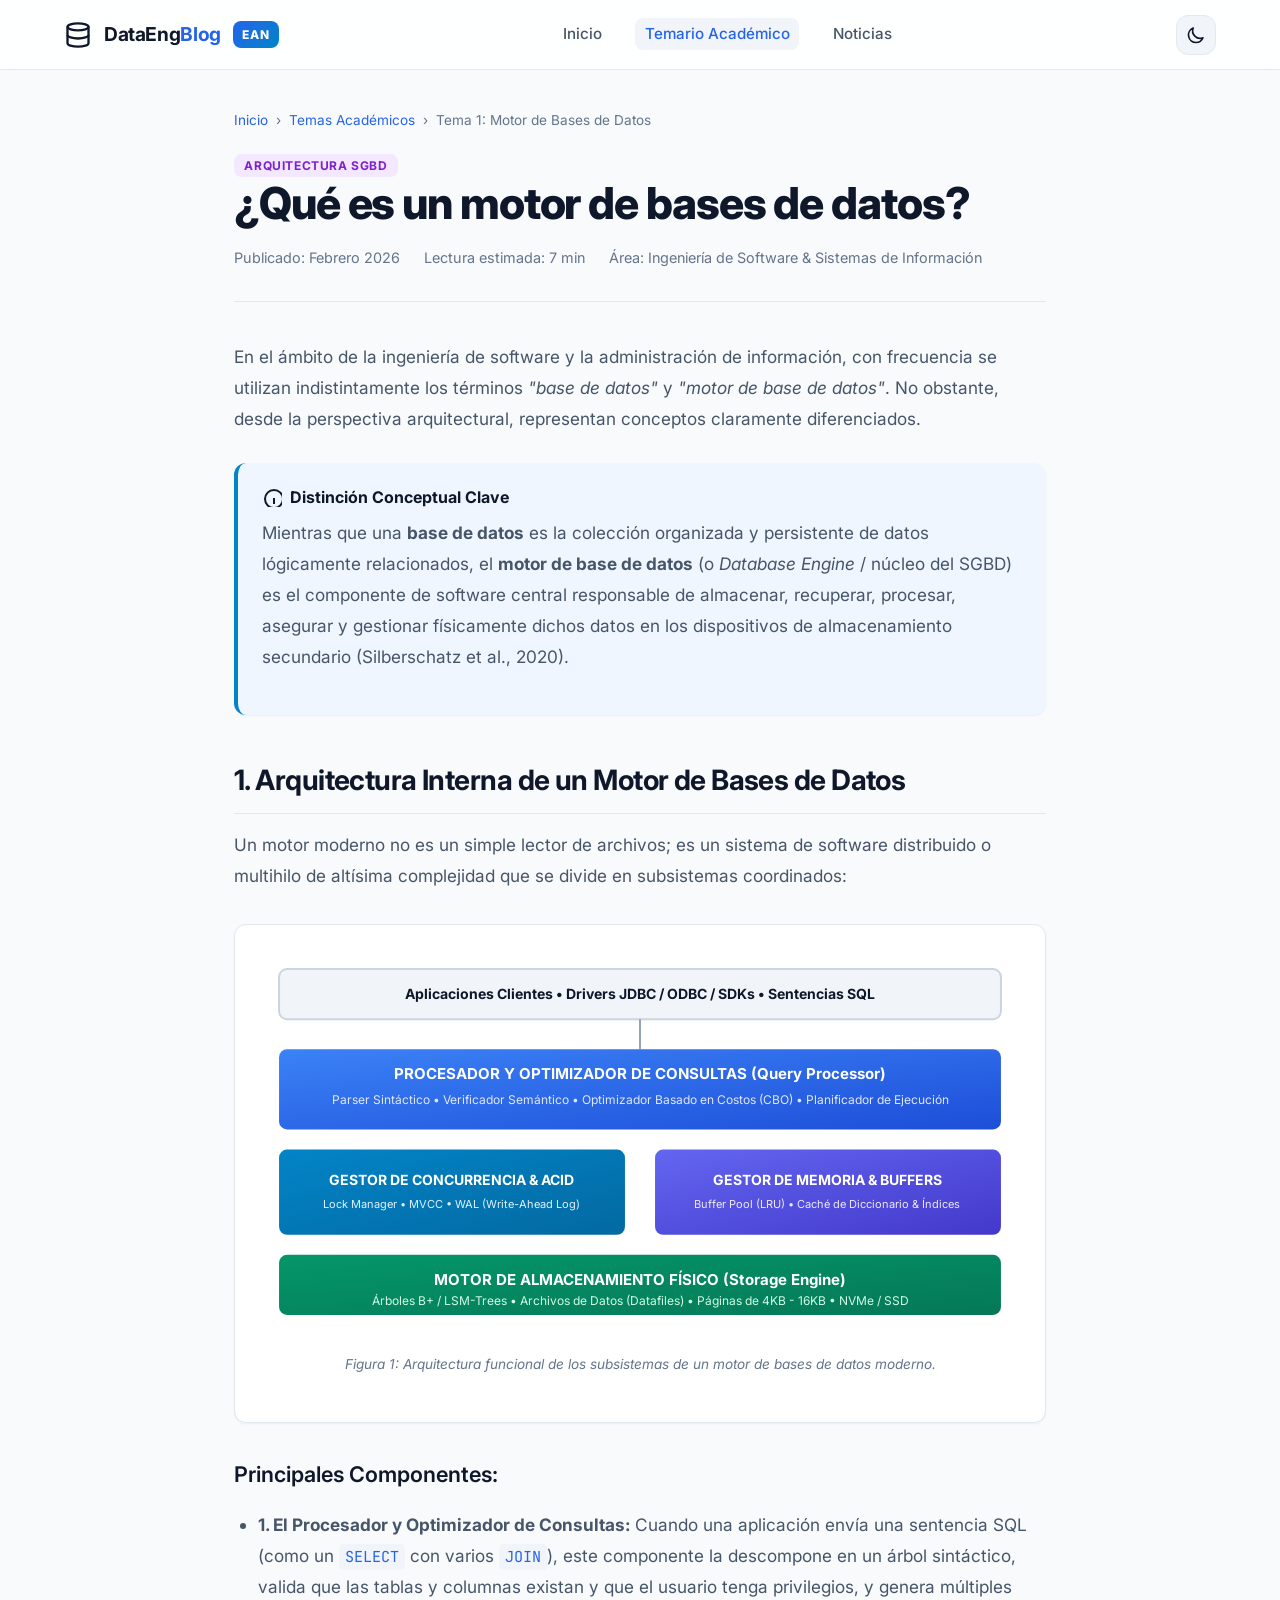
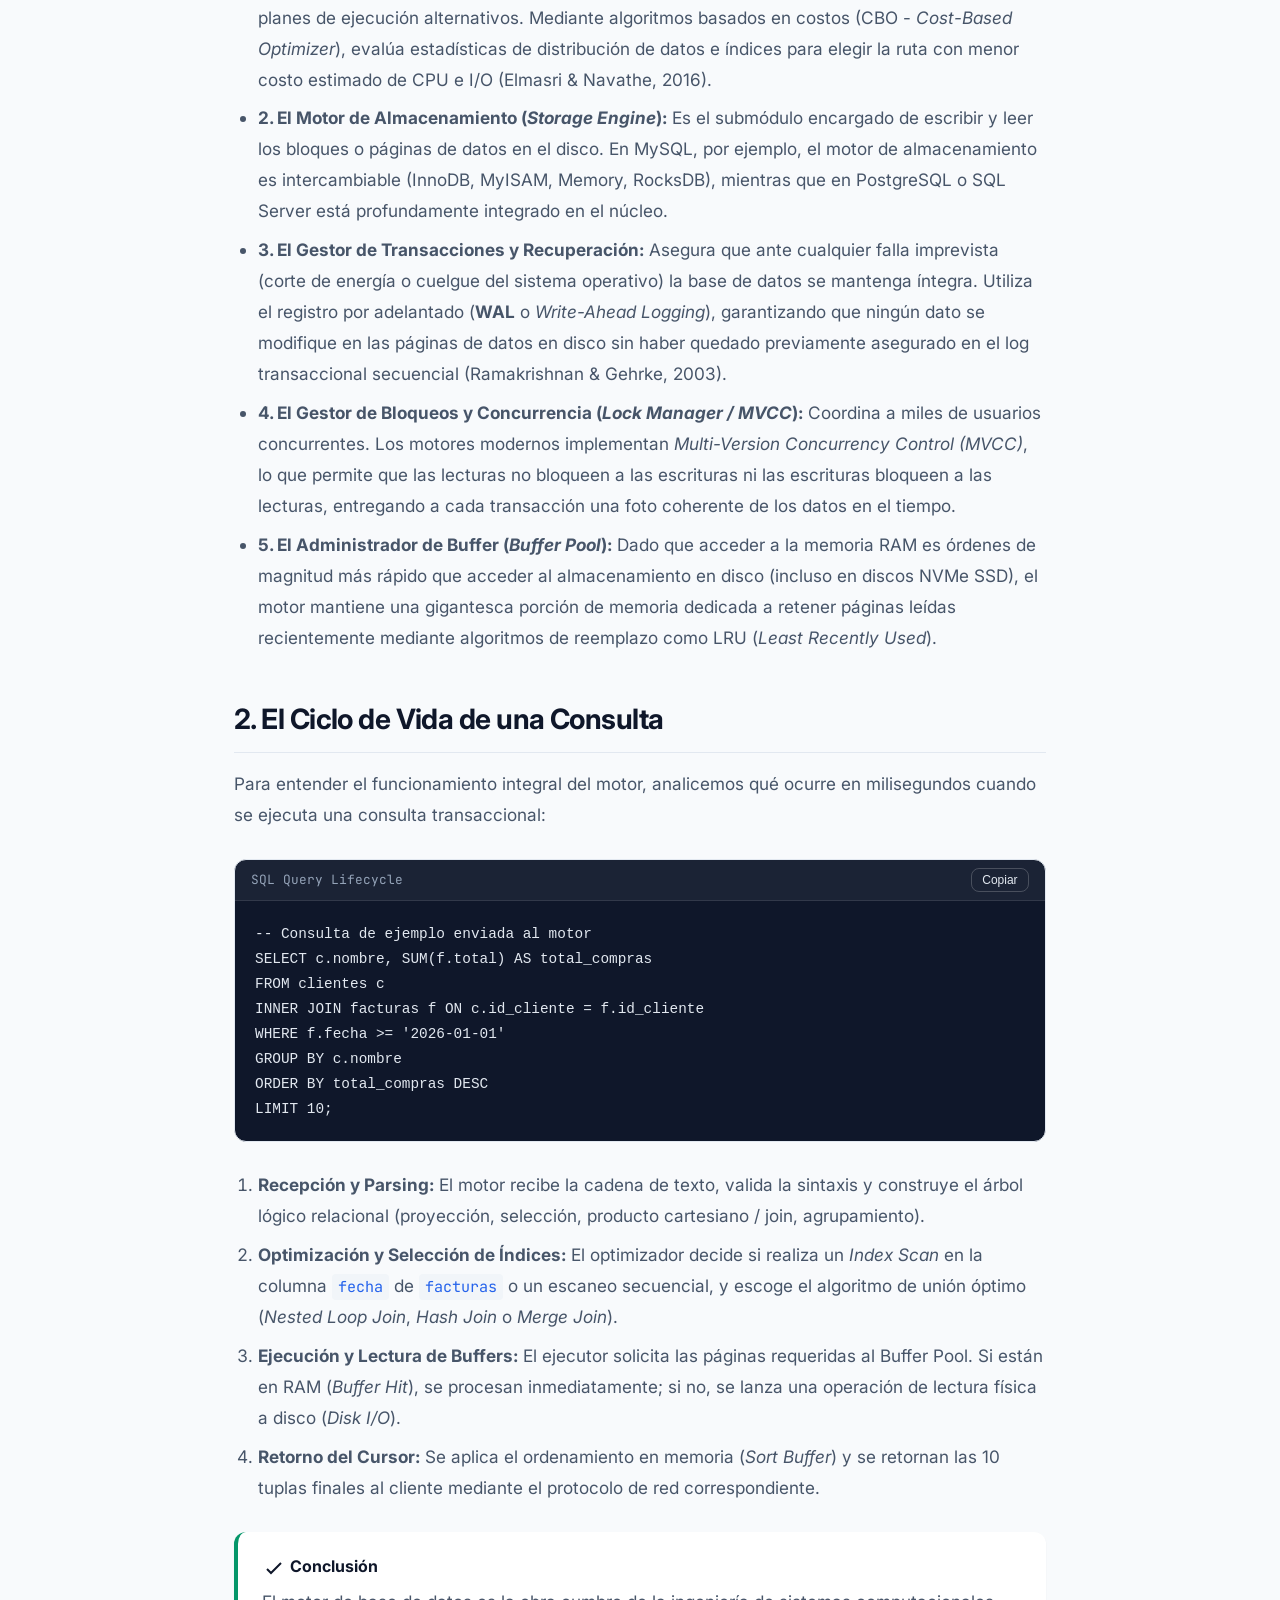
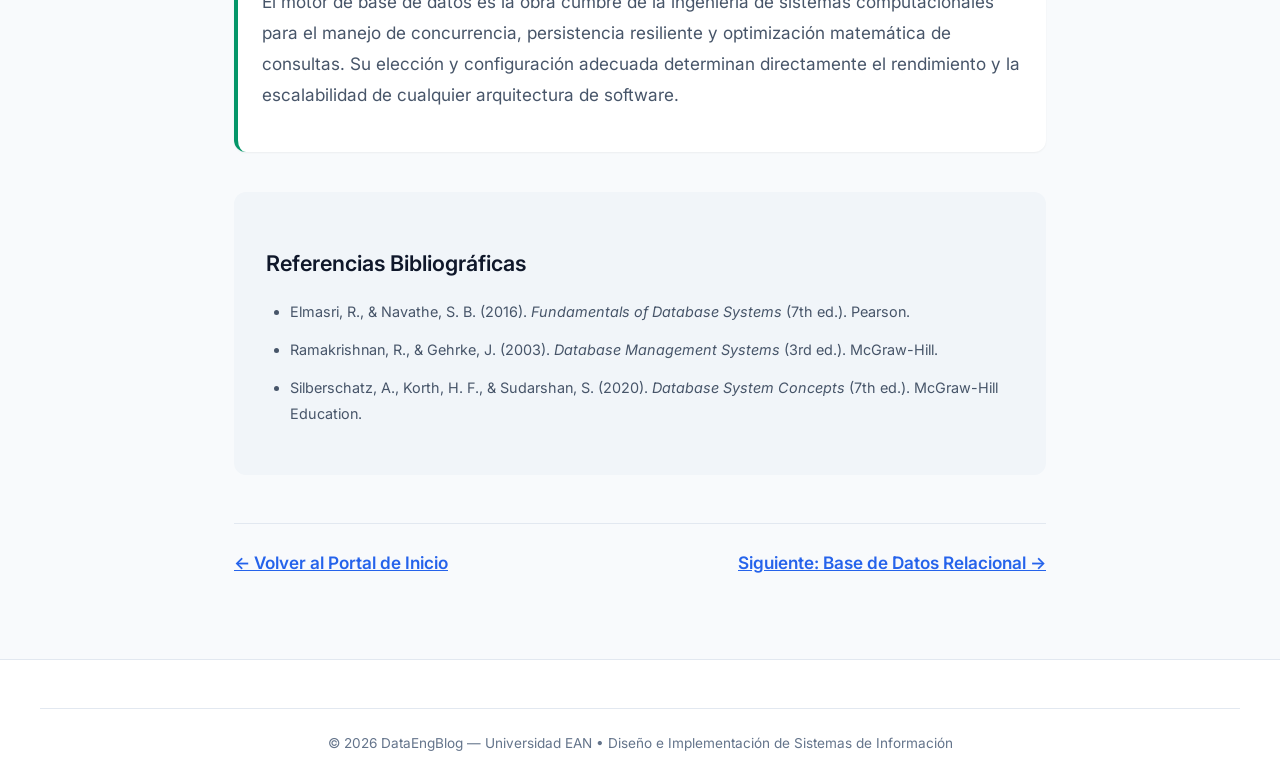
<file: paginas/motor-bd.html>
<!DOCTYPE html>
<html lang="es" data-theme="light">
<head>
  <meta charset="UTF-8">
  <meta name="viewport" content="width=device-width, initial-scale=1.0">
  <title>¿Qué es un motor de bases de datos? | DataEng Blog — Universidad EAN</title>
  <meta name="description" content="Estudio exhaustivo sobre la arquitectura interna, componentes y ciclo de ejecución de un motor de bases de datos (DBMS).">
  <link rel="stylesheet" href="../css/styles.css">
  <link rel="preconnect" href="https://fonts.googleapis.com">
  <link rel="preconnect" href="https://fonts.gstatic.com" crossorigin>
  <link href="https://fonts.googleapis.com/css2?family=Inter:wght@400;500;600;700;800&family=JetBrains+Mono:wght@400;500;600&display=swap" rel="stylesheet">
</head>
<body>
  <div id="reading-progress"></div>

  <!-- Header -->
  <header class="site-header">
    <div class="container nav-wrapper">
      <a href="../index.html" class="brand">
        <svg width="28" height="28" viewBox="0 0 24 24" fill="none" stroke="currentColor" stroke-width="2">
          <ellipse cx="12" cy="5" rx="9" ry="3"></ellipse>
          <path d="M21 12c0 1.66-4 3-9 3s-9-1.34-9-3"></path>
          <path d="M3 5v14c0 1.66 4 3 9 3s9-1.34 9-3V5"></path>
        </svg>
        <span>DataEng<span style="color:var(--primary)">Blog</span></span>
        <span class="brand-badge">EAN</span>
      </a>

      <button class="menu-toggle" aria-label="Abrir menú" aria-expanded="false">☰</button>

      <ul class="nav-links">
        <li><a href="../index.html" class="nav-link">Inicio</a></li>
        <li><a href="../index.html#temas-academicos" class="nav-link active">Temario Académico</a></li>
        <li><a href="../index.html#noticias" class="nav-link">Noticias</a></li>
      </ul>

      <div class="nav-actions">
        <button id="theme-toggle" class="theme-toggle-btn" aria-label="Cambiar tema">
          <svg width="20" height="20" fill="none" stroke="currentColor" viewBox="0 0 24 24"><path stroke-linecap="round" stroke-linejoin="round" stroke-width="2" d="M20.354 15.354A9 9 0 018.646 3.646 9.003 9.003 0 0012 21a9.003 9.003 0 008.354-5.646z"/></svg>
        </button>
      </div>
    </div>
  </header>

  <article class="article-container">
    <header class="article-header">
      <nav class="breadcrumbs">
        <a href="../index.html">Inicio</a>
        <span>&rsaquo;</span>
        <a href="../index.html#temas-academicos">Temas Académicos</a>
        <span>&rsaquo;</span>
        <span>Tema 1: Motor de Bases de Datos</span>
      </nav>
      <span class="card-badge engines">Arquitectura SGBD</span>
      <h1 class="article-title">¿Qué es un motor de bases de datos?</h1>
      <div class="article-meta">
        <span>Publicado: Febrero 2026</span>
        <span>Lectura estimada: 7 min</span>
        <span>Área: Ingeniería de Software & Sistemas de Información</span>
      </div>
    </header>

    <div class="article-content">
      <p>
        En el ámbito de la ingeniería de software y la administración de información, con frecuencia se utilizan indistintamente los términos <em>"base de datos"</em> y <em>"motor de base de datos"</em>. No obstante, desde la perspectiva arquitectural, representan conceptos claramente diferenciados.
      </p>

      <div class="callout info">
        <div class="callout-title">
          <svg width="20" height="20" fill="none" stroke="currentColor" stroke-width="2"><path d="M13 16h-1v-4h-1m1-4h.01M21 12a9 9 0 11-18 0 9 9 0 0118 0z"></path></svg>
          Distinción Conceptual Clave
        </div>
        <p>
          Mientras que una <strong>base de datos</strong> es la colección organizada y persistente de datos lógicamente relacionados, el <strong>motor de base de datos</strong> (o <em>Database Engine</em> / núcleo del SGBD) es el componente de software central responsable de almacenar, recuperar, procesar, asegurar y gestionar físicamente dichos datos en los dispositivos de almacenamiento secundario (Silberschatz et al., 2020).
        </p>
      </div>

      <h2>1. Arquitectura Interna de un Motor de Bases de Datos</h2>
      <p>
        Un motor moderno no es un simple lector de archivos; es un sistema de software distribuido o multihilo de altísima complejidad que se divide en subsistemas coordinados:
      </p>

      <!-- Diagrama SVG de Arquitectura -->
      <div class="diagram-box">
        <svg viewBox="0 0 760 380" style="max-width:100%; height:auto;" xmlns="http://www.w3.org/2000/svg">
          <defs>
            <linearGradient id="grad1" x1="0%" y1="0%" x2="100%" y2="100%">
              <stop offset="0%" style="stop-color:#3b82f6;stop-opacity:1" />
              <stop offset="100%" style="stop-color:#1d4ed8;stop-opacity:1" />
            </linearGradient>
            <linearGradient id="grad2" x1="0%" y1="0%" x2="100%" y2="100%">
              <stop offset="0%" style="stop-color:#0284c7;stop-opacity:1" />
              <stop offset="100%" style="stop-color:#0369a1;stop-opacity:1" />
            </linearGradient>
            <linearGradient id="grad3" x1="0%" y1="0%" x2="100%" y2="100%">
              <stop offset="0%" style="stop-color:#059669;stop-opacity:1" />
              <stop offset="100%" style="stop-color:#047857;stop-opacity:1" />
            </linearGradient>
            <linearGradient id="grad4" x1="0%" y1="0%" x2="100%" y2="100%">
              <stop offset="0%" style="stop-color:#6366f1;stop-opacity:1" />
              <stop offset="100%" style="stop-color:#4338ca;stop-opacity:1" />
            </linearGradient>
          </defs>

          <!-- Capa Aplicación -->
          <rect x="20" y="20" width="720" height="50" rx="8" fill="#f1f5f9" stroke="#cbd5e1" stroke-width="2"/>
          <text x="380" y="50" font-family="Inter, sans-serif" font-size="14" font-weight="700" fill="#0f172a" text-anchor="middle">Aplicaciones Clientes &bull; Drivers JDBC / ODBC / SDKs &bull; Sentencias SQL</text>

          <!-- Flecha 1 -->
          <line x1="380" y1="70" x2="380" y2="100" stroke="#94a3b8" stroke-width="2" marker-end="url(#arrow)"/>

          <!-- Módulo de Consultas -->
          <rect x="20" y="100" width="720" height="80" rx="8" fill="url(#grad1)"/>
          <text x="380" y="130" font-family="Inter, sans-serif" font-size="15" font-weight="700" fill="#ffffff" text-anchor="middle">PROCESADOR Y OPTIMIZADOR DE CONSULTAS (Query Processor)</text>
          <text x="380" y="155" font-family="Inter, sans-serif" font-size="12" fill="#e0e7ff" text-anchor="middle">Parser Sintáctico &bull; Verificador Semántico &bull; Optimizador Basado en Costos (CBO) &bull; Planificador de Ejecución</text>

          <!-- Subsistemas Intermedios -->
          <rect x="20" y="200" width="345" height="85" rx="8" fill="url(#grad2)"/>
          <text x="192" y="235" font-family="Inter, sans-serif" font-size="14" font-weight="700" fill="#ffffff" text-anchor="middle">GESTOR DE CONCURRENCIA & ACID</text>
          <text x="192" y="258" font-family="Inter, sans-serif" font-size="11" fill="#e0f2fe" text-anchor="middle">Lock Manager &bull; MVCC &bull; WAL (Write-Ahead Log)</text>

          <rect x="395" y="200" width="345" height="85" rx="8" fill="url(#grad4)"/>
          <text x="567" y="235" font-family="Inter, sans-serif" font-size="14" font-weight="700" fill="#ffffff" text-anchor="middle">GESTOR DE MEMORIA & BUFFERS</text>
          <text x="567" y="258" font-family="Inter, sans-serif" font-size="11" fill="#ede9fe" text-anchor="middle">Buffer Pool (LRU) &bull; Caché de Diccionario & Índices</text>

          <!-- Motor de Almacenamiento -->
          <rect x="20" y="305" width="720" height="60" rx="8" fill="url(#grad3)"/>
          <text x="380" y="335" font-family="Inter, sans-serif" font-size="15" font-weight="700" fill="#ffffff" text-anchor="middle">MOTOR DE ALMACENAMIENTO FÍSICO (Storage Engine)</text>
          <text x="380" y="355" font-family="Inter, sans-serif" font-size="12" fill="#d1fae5" text-anchor="middle">Árboles B+ / LSM-Trees &bull; Archivos de Datos (Datafiles) &bull; Páginas de 4KB - 16KB &bull; NVMe / SSD</text>
        </svg>
        <p class="diagram-caption">Figura 1: Arquitectura funcional de los subsistemas de un motor de bases de datos moderno.</p>
      </div>

      <h3>Principales Componentes:</h3>
      <ul>
        <li>
          <strong>1. El Procesador y Optimizador de Consultas:</strong> Cuando una aplicación envía una sentencia SQL (como un <code>SELECT</code> con varios <code>JOIN</code>), este componente la descompone en un árbol sintáctico, valida que las tablas y columnas existan y que el usuario tenga privilegios, y genera múltiples planes de ejecución alternativos. Mediante algoritmos basados en costos (CBO - <em>Cost-Based Optimizer</em>), evalúa estadísticas de distribución de datos e índices para elegir la ruta con menor costo estimado de CPU e I/O (Elmasri & Navathe, 2016).
        </li>
        <li>
          <strong>2. El Motor de Almacenamiento (<em>Storage Engine</em>):</strong> Es el submódulo encargado de escribir y leer los bloques o páginas de datos en el disco. En MySQL, por ejemplo, el motor de almacenamiento es intercambiable (InnoDB, MyISAM, Memory, RocksDB), mientras que en PostgreSQL o SQL Server está profundamente integrado en el núcleo.
        </li>
        <li>
          <strong>3. El Gestor de Transacciones y Recuperación:</strong> Asegura que ante cualquier falla imprevista (corte de energía o cuelgue del sistema operativo) la base de datos se mantenga íntegra. Utiliza el registro por adelantado (<strong>WAL</strong> o <em>Write-Ahead Logging</em>), garantizando que ningún dato se modifique en las páginas de datos en disco sin haber quedado previamente asegurado en el log transaccional secuencial (Ramakrishnan & Gehrke, 2003).
        </li>
        <li>
          <strong>4. El Gestor de Bloqueos y Concurrencia (<em>Lock Manager / MVCC</em>):</strong> Coordina a miles de usuarios concurrentes. Los motores modernos implementan <em>Multi-Version Concurrency Control (MVCC)</em>, lo que permite que las lecturas no bloqueen a las escrituras ni las escrituras bloqueen a las lecturas, entregando a cada transacción una foto coherente de los datos en el tiempo.
        </li>
        <li>
          <strong>5. El Administrador de Buffer (<em>Buffer Pool</em>):</strong> Dado que acceder a la memoria RAM es órdenes de magnitud más rápido que acceder al almacenamiento en disco (incluso en discos NVMe SSD), el motor mantiene una gigantesca porción de memoria dedicada a retener páginas leídas recientemente mediante algoritmos de reemplazo como LRU (<em>Least Recently Used</em>).
        </li>
      </ul>

      <h2>2. El Ciclo de Vida de una Consulta</h2>
      <p>
        Para entender el funcionamiento integral del motor, analicemos qué ocurre en milisegundos cuando se ejecuta una consulta transaccional:
      </p>

      <div class="code-block">
        <div class="code-header">
          <span>SQL Query Lifecycle</span>
          <button class="copy-btn">Copiar</button>
        </div>
        <pre><code>-- Consulta de ejemplo enviada al motor
SELECT c.nombre, SUM(f.total) AS total_compras
FROM clientes c
INNER JOIN facturas f ON c.id_cliente = f.id_cliente
WHERE f.fecha >= '2026-01-01'
GROUP BY c.nombre
ORDER BY total_compras DESC
LIMIT 10;</code></pre>
      </div>

      <ol>
        <li><strong>Recepción y Parsing:</strong> El motor recibe la cadena de texto, valida la sintaxis y construye el árbol lógico relacional (proyección, selección, producto cartesiano / join, agrupamiento).</li>
        <li><strong>Optimización y Selección de Índices:</strong> El optimizador decide si realiza un <em>Index Scan</em> en la columna <code>fecha</code> de <code>facturas</code> o un escaneo secuencial, y escoge el algoritmo de unión óptimo (<em>Nested Loop Join</em>, <em>Hash Join</em> o <em>Merge Join</em>).</li>
        <li><strong>Ejecución y Lectura de Buffers:</strong> El ejecutor solicita las páginas requeridas al Buffer Pool. Si están en RAM (<em>Buffer Hit</em>), se procesan inmediatamente; si no, se lanza una operación de lectura física a disco (<em>Disk I/O</em>).</li>
        <li><strong>Retorno del Cursor:</strong> Se aplica el ordenamiento en memoria (<em>Sort Buffer</em>) y se retornan las 10 tuplas finales al cliente mediante el protocolo de red correspondiente.</li>
      </ol>

      <div class="callout success">
        <div class="callout-title">
          <svg width="20" height="20" fill="none" stroke="currentColor" stroke-width="2"><path d="M5 13l4 4L19 7"></path></svg>
          Conclusión
        </div>
        <p>
          El motor de base de datos es la obra cumbre de la ingeniería de sistemas computacionales para el manejo de concurrencia, persistencia resiliente y optimización matemática de consultas. Su elección y configuración adecuada determinan directamente el rendimiento y la escalabilidad de cualquier arquitectura de software.
        </p>
      </div>

      <!-- Referencias APA 7 -->
      <div class="references-list">
        <h3>Referencias Bibliográficas </h3>
        <ul>
          <li>Elmasri, R., & Navathe, S. B. (2016). <em>Fundamentals of Database Systems</em> (7th ed.). Pearson.</li>
          <li>Ramakrishnan, R., & Gehrke, J. (2003). <em>Database Management Systems</em> (3rd ed.). McGraw-Hill.</li>
          <li>Silberschatz, A., Korth, H. F., & Sudarshan, S. (2020). <em>Database System Concepts</em> (7th ed.). McGraw-Hill Education.</li>
        </ul>
      </div>

      <!-- Navigation links -->
      <div style="display:flex; justify-content:space-between; margin-top:3rem; border-top:1px solid var(--border-color); padding-top:1.5rem;">
        <a href="../index.html" class="read-more-link">&larr; Volver al Portal de Inicio</a>
        <a href="./bd-relacional.html" class="read-more-link">Siguiente: Base de Datos Relacional &rarr;</a>
      </div>
    </div>
  </article>

  <!-- Footer -->
  <footer class="site-footer">
    <div class="container footer-bottom">
      <p>&copy; 2026 DataEngBlog — Universidad EAN &bull; Diseño e Implementación de Sistemas de Información</p>
    </div>
  </footer>

  <script src="../js/main.js"></script>
</body>
</html>
</file>
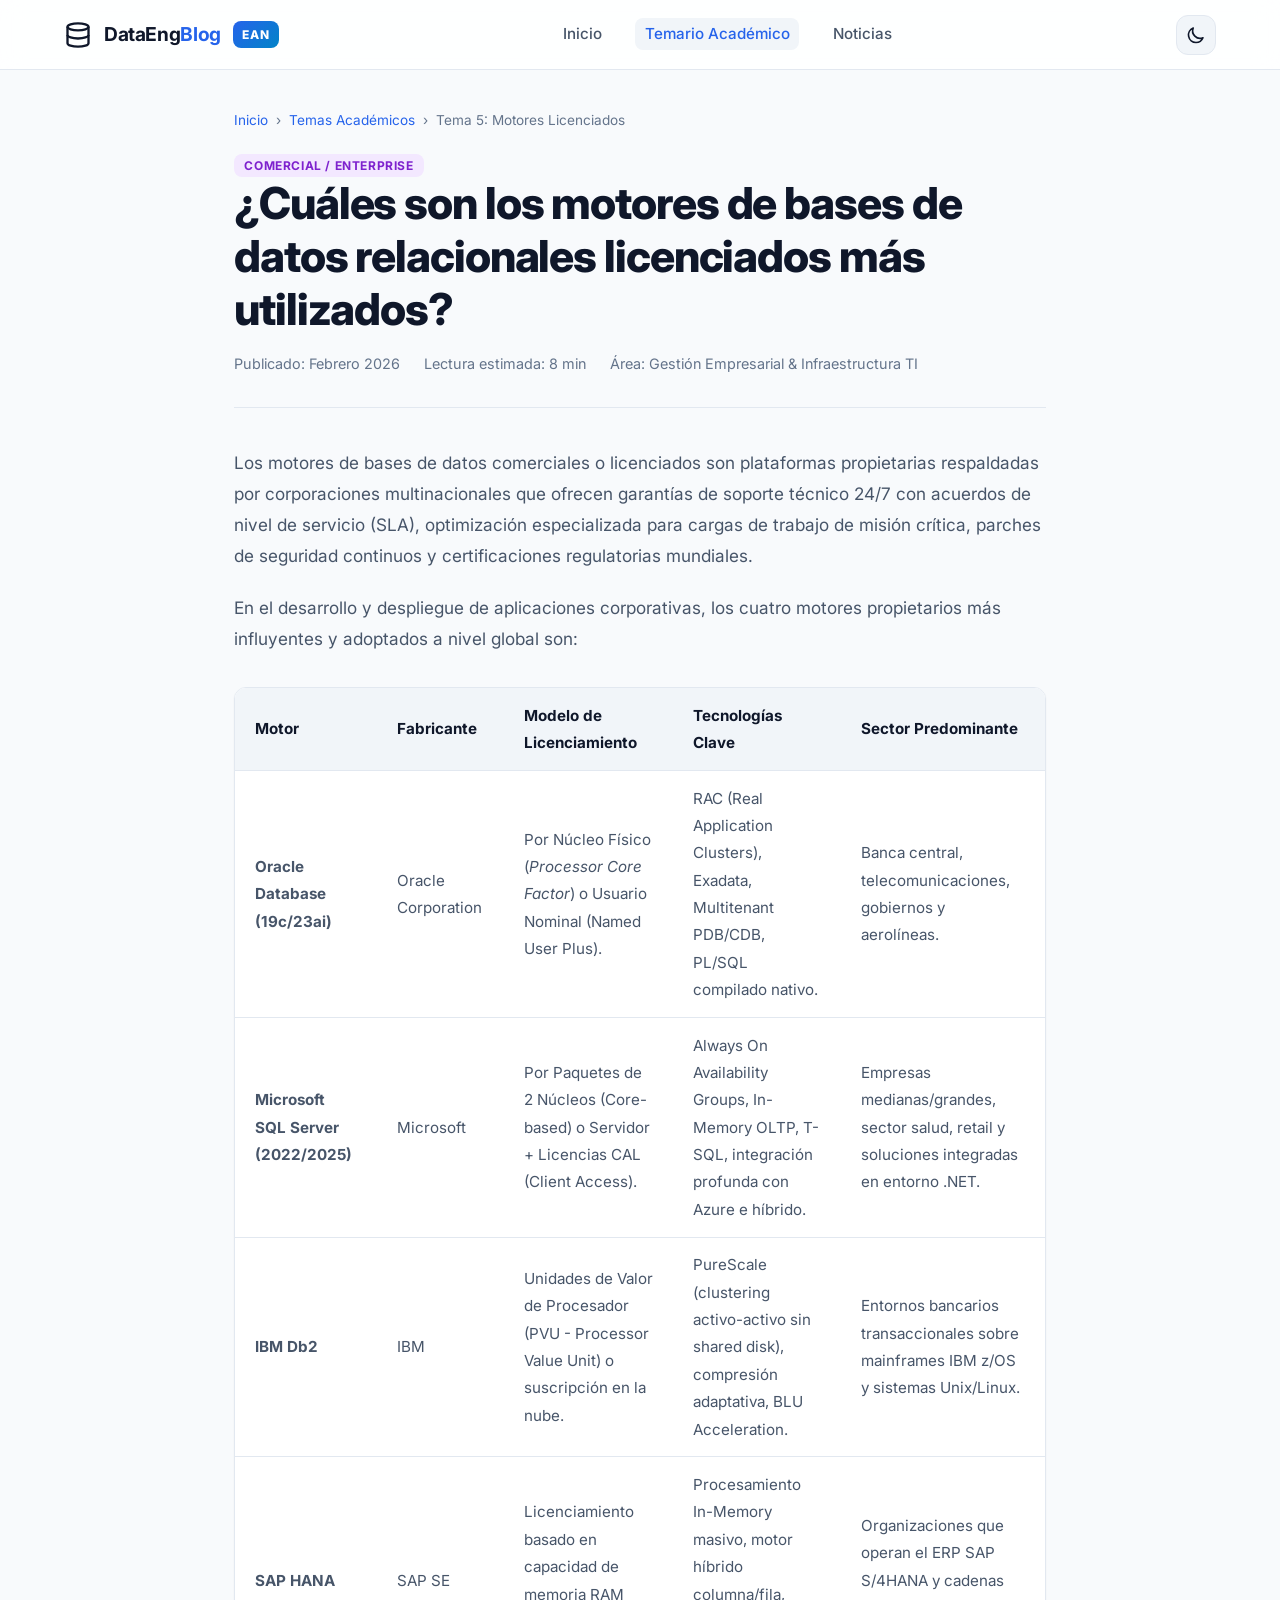
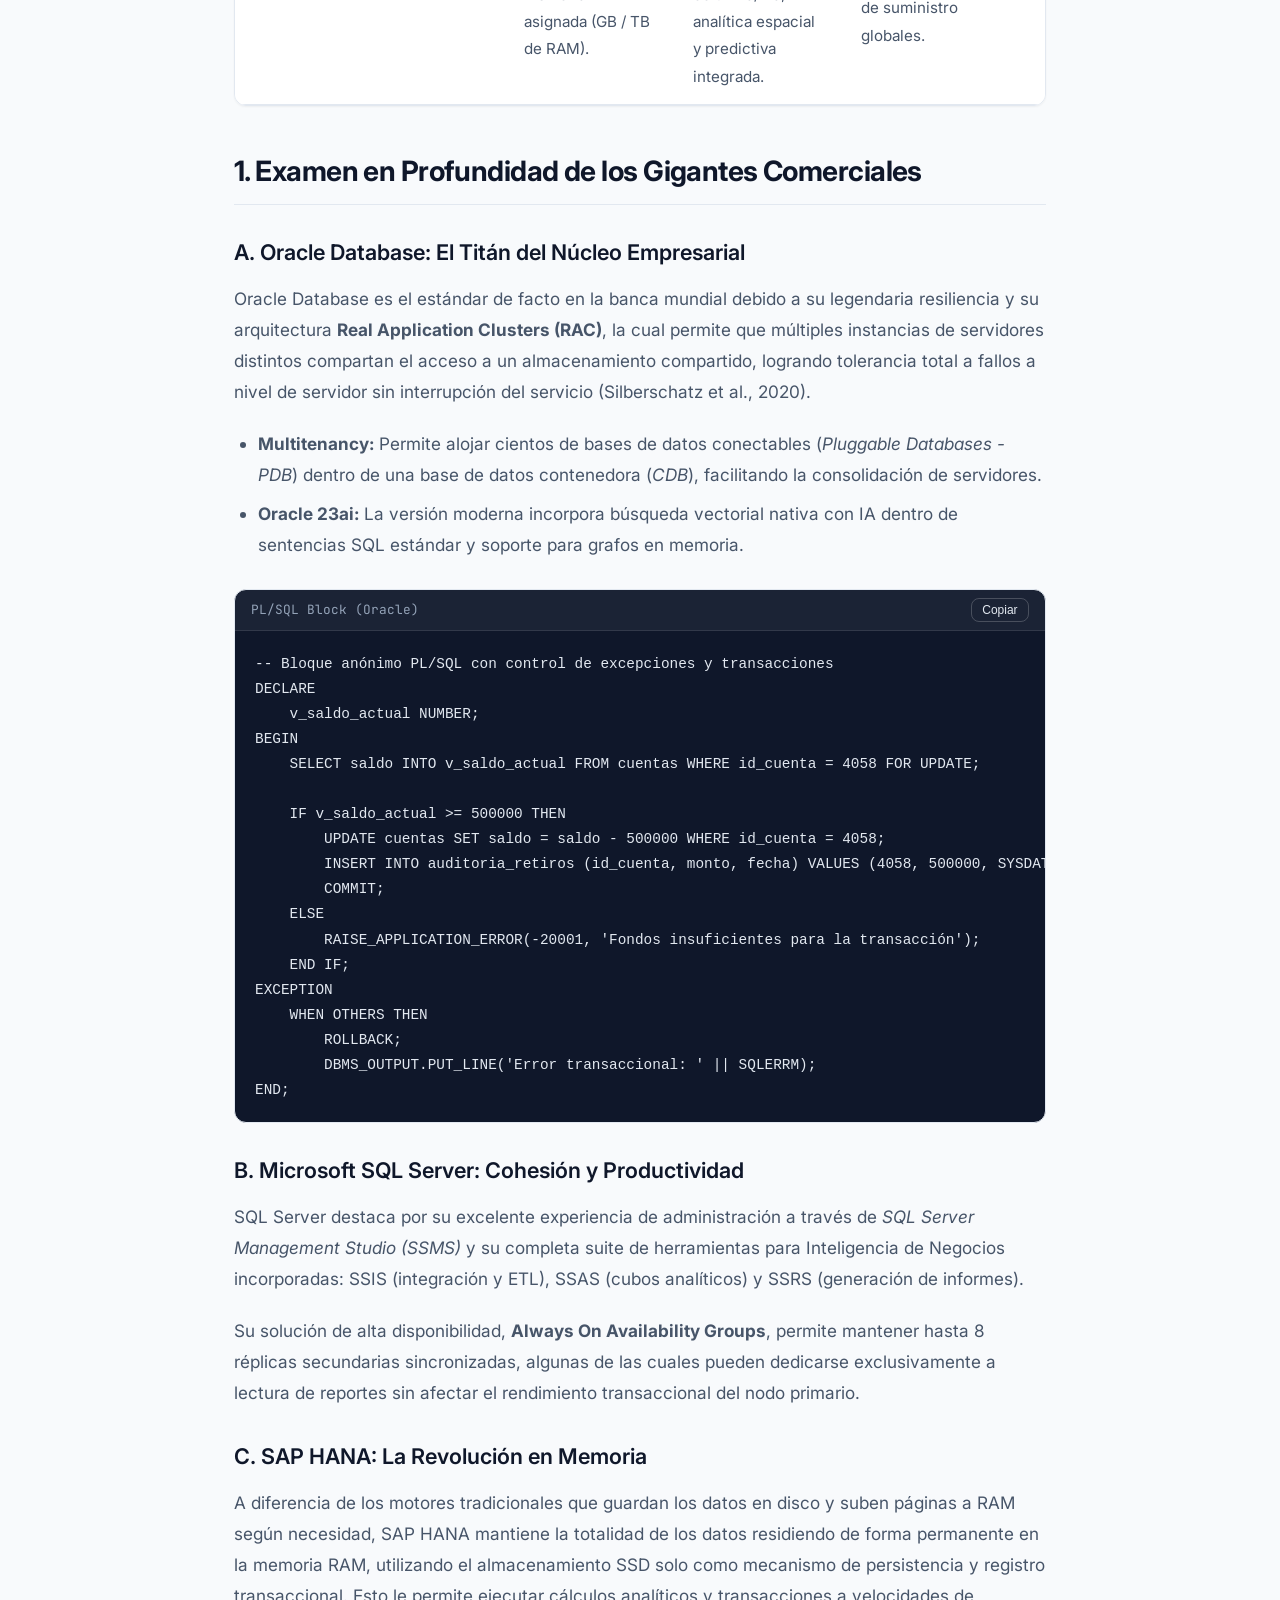
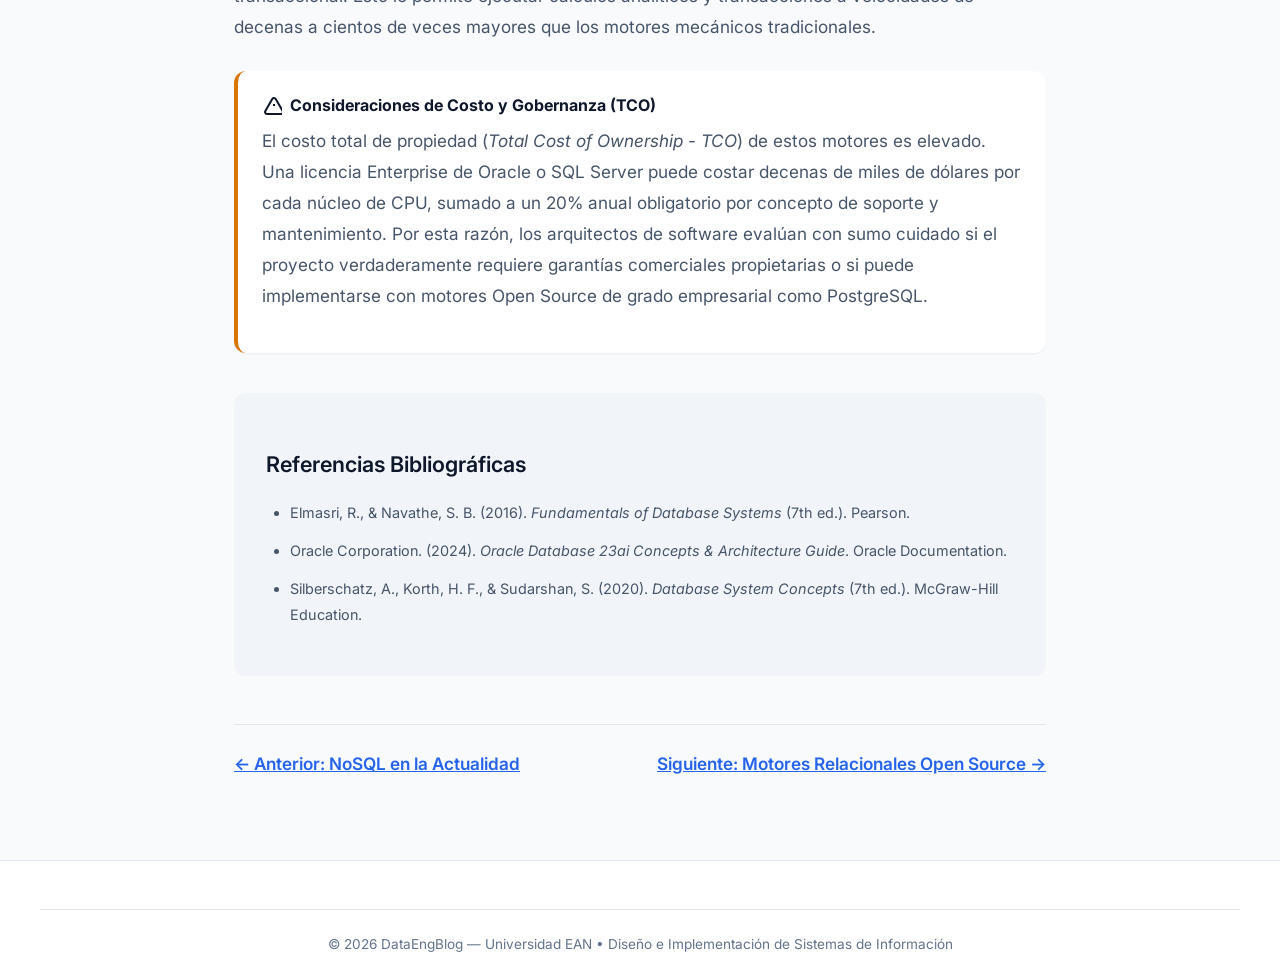
<file: paginas/motores-licenciados.html>
<!DOCTYPE html>
<html lang="es" data-theme="light">
<head>
  <meta charset="UTF-8">
  <meta name="viewport" content="width=device-width, initial-scale=1.0">
  <title>Motores Relacionales Licenciados Más Utilizados | DataEng Blog — Universidad EAN</title>
  <meta name="description" content="Análisis exhaustivo de Oracle Database, Microsoft SQL Server, IBM Db2 y SAP HANA: modelos de licenciamiento por núcleos, alta disponibilidad y soporte corporativo.">
  <link rel="stylesheet" href="../css/styles.css">
  <link rel="preconnect" href="https://fonts.googleapis.com">
  <link rel="preconnect" href="https://fonts.gstatic.com" crossorigin>
  <link href="https://fonts.googleapis.com/css2?family=Inter:wght@400;500;600;700;800&family=JetBrains+Mono:wght@400;500;600&display=swap" rel="stylesheet">
</head>
<body>
  <div id="reading-progress"></div>

  <header class="site-header">
    <div class="container nav-wrapper">
      <a href="../index.html" class="brand">
        <svg width="28" height="28" viewBox="0 0 24 24" fill="none" stroke="currentColor" stroke-width="2">
          <ellipse cx="12" cy="5" rx="9" ry="3"></ellipse>
          <path d="M21 12c0 1.66-4 3-9 3s-9-1.34-9-3"></path>
          <path d="M3 5v14c0 1.66 4 3 9 3s9-1.34 9-3V5"></path>
        </svg>
        <span>DataEng<span style="color:var(--primary)">Blog</span></span>
        <span class="brand-badge">EAN</span>
      </a>

      <button class="menu-toggle" aria-label="Abrir menú" aria-expanded="false">☰</button>

      <ul class="nav-links">
        <li><a href="../index.html" class="nav-link">Inicio</a></li>
        <li><a href="../index.html#temas-academicos" class="nav-link active">Temario Académico</a></li>
        <li><a href="../index.html#noticias" class="nav-link">Noticias</a></li>
      </ul>

      <div class="nav-actions">
        <button id="theme-toggle" class="theme-toggle-btn" aria-label="Cambiar tema">
          <svg width="20" height="20" fill="none" stroke="currentColor" viewBox="0 0 24 24"><path stroke_linecap="round" stroke_linejoin="round" stroke_width="2" d="M20.354 15.354A9 9 0 018.646 3.646 9.003 9.003 0 0012 21a9.003 9.003 0 008.354-5.646z"/></svg>
        </button>
      </div>
    </div>
  </header>

  <article class="article-container">
    <header class="article-header">
      <nav class="breadcrumbs">
        <a href="../index.html">Inicio</a>
        <span>&rsaquo;</span>
        <a href="../index.html#temas-academicos">Temas Académicos</a>
        <span>&rsaquo;</span>
        <span>Tema 5: Motores Licenciados</span>
      </nav>
      <span class="card-badge engines">Comercial / Enterprise</span>
      <h1 class="article-title">¿Cuáles son los motores de bases de datos relacionales licenciados más utilizados?</h1>
      <div class="article-meta">
        <span>Publicado: Febrero 2026</span>
        <span>Lectura estimada: 8 min</span>
        <span>Área: Gestión Empresarial & Infraestructura TI</span>
      </div>
    </header>

    <div class="article-content">
      <p>
        Los motores de bases de datos comerciales o licenciados son plataformas propietarias respaldadas por corporaciones multinacionales que ofrecen garantías de soporte técnico 24/7 con acuerdos de nivel de servicio (SLA), optimización especializada para cargas de trabajo de misión crítica, parches de seguridad continuos y certificaciones regulatorias mundiales.
      </p>

      <p>
        En el desarrollo y despliegue de aplicaciones corporativas, los cuatro motores propietarios más influyentes y adoptados a nivel global son:
      </p>

      <!-- Tabla Comparativa -->
      <div class="table-responsive">
        <table>
          <thead>
            <tr>
              <th>Motor</th>
              <th>Fabricante</th>
              <th>Modelo de Licenciamiento</th>
              <th>Tecnologías Clave</th>
              <th>Sector Predominante</th>
            </tr>
          </thead>
          <tbody>
            <tr>
              <td><strong>Oracle Database (19c/23ai)</strong></td>
              <td>Oracle Corporation</td>
              <td>Por Núcleo Físico (<em>Processor Core Factor</em>) o Usuario Nominal (Named User Plus).</td>
              <td>RAC (Real Application Clusters), Exadata, Multitenant PDB/CDB, PL/SQL compilado nativo.</td>
              <td>Banca central, telecomunicaciones, gobiernos y aerolíneas.</td>
            </tr>
            <tr>
              <td><strong>Microsoft SQL Server (2022/2025)</strong></td>
              <td>Microsoft</td>
              <td>Por Paquetes de 2 Núcleos (Core-based) o Servidor + Licencias CAL (Client Access).</td>
              <td>Always On Availability Groups, In-Memory OLTP, T-SQL, integración profunda con Azure e híbrido.</td>
              <td>Empresas medianas/grandes, sector salud, retail y soluciones integradas en entorno .NET.</td>
            </tr>
            <tr>
              <td><strong>IBM Db2</strong></td>
              <td>IBM</td>
              <td>Unidades de Valor de Procesador (PVU - Processor Value Unit) o suscripción en la nube.</td>
              <td>PureScale (clustering activo-activo sin shared disk), compresión adaptativa, BLU Acceleration.</td>
              <td>Entornos bancarios transaccionales sobre mainframes IBM z/OS y sistemas Unix/Linux.</td>
            </tr>
            <tr>
              <td><strong>SAP HANA</strong></td>
              <td>SAP SE</td>
              <td>Licenciamiento basado en capacidad de memoria RAM asignada (GB / TB de RAM).</td>
              <td>Procesamiento In-Memory masivo, motor híbrido columna/fila, analítica espacial y predictiva integrada.</td>
              <td>Organizaciones que operan el ERP SAP S/4HANA y cadenas de suministro globales.</td>
            </tr>
          </tbody>
        </table>
      </div>

      <h2>1. Examen en Profundidad de los Gigantes Comerciales</h2>

      <h3>A. Oracle Database: El Titán del Núcleo Empresarial</h3>
      <p>
        Oracle Database es el estándar de facto en la banca mundial debido a su legendaria resiliencia y su arquitectura <strong>Real Application Clusters (RAC)</strong>, la cual permite que múltiples instancias de servidores distintos compartan el acceso a un almacenamiento compartido, logrando tolerancia total a fallos a nivel de servidor sin interrupción del servicio (Silberschatz et al., 2020).
      </p>
      <ul>
        <li><strong>Multitenancy:</strong> Permite alojar cientos de bases de datos conectables (<em>Pluggable Databases - PDB</em>) dentro de una base de datos contenedora (<em>CDB</em>), facilitando la consolidación de servidores.</li>
        <li><strong>Oracle 23ai:</strong> La versión moderna incorpora búsqueda vectorial nativa con IA dentro de sentencias SQL estándar y soporte para grafos en memoria.</li>
      </ul>

      <div class="code-block">
        <div class="code-header">
          <span>PL/SQL Block (Oracle)</span>
          <button class="copy-btn">Copiar</button>
        </div>
        <pre><code>-- Bloque anónimo PL/SQL con control de excepciones y transacciones
DECLARE
    v_saldo_actual NUMBER;
BEGIN
    SELECT saldo INTO v_saldo_actual FROM cuentas WHERE id_cuenta = 4058 FOR UPDATE;
    
    IF v_saldo_actual >= 500000 THEN
        UPDATE cuentas SET saldo = saldo - 500000 WHERE id_cuenta = 4058;
        INSERT INTO auditoria_retiros (id_cuenta, monto, fecha) VALUES (4058, 500000, SYSDATE);
        COMMIT;
    ELSE
        RAISE_APPLICATION_ERROR(-20001, 'Fondos insuficientes para la transacción');
    END IF;
EXCEPTION
    WHEN OTHERS THEN
        ROLLBACK;
        DBMS_OUTPUT.PUT_LINE('Error transaccional: ' || SQLERRM);
END;</code></pre>
      </div>

      <h3>B. Microsoft SQL Server: Cohesión y Productividad</h3>
      <p>
        SQL Server destaca por su excelente experiencia de administración a través de <em>SQL Server Management Studio (SSMS)</em> y su completa suite de herramientas para Inteligencia de Negocios incorporadas: SSIS (integración y ETL), SSAS (cubos analíticos) y SSRS (generación de informes).
      </p>
      <p>
        Su solución de alta disponibilidad, <strong>Always On Availability Groups</strong>, permite mantener hasta 8 réplicas secundarias sincronizadas, algunas de las cuales pueden dedicarse exclusivamente a lectura de reportes sin afectar el rendimiento transaccional del nodo primario.
      </p>

      <h3>C. SAP HANA: La Revolución en Memoria</h3>
      <p>
        A diferencia de los motores tradicionales que guardan los datos en disco y suben páginas a RAM según necesidad, SAP HANA mantiene la totalidad de los datos residiendo de forma permanente en la memoria RAM, utilizando el almacenamiento SSD solo como mecanismo de persistencia y registro transaccional. Esto le permite ejecutar cálculos analíticos y transacciones a velocidades de decenas a cientos de veces mayores que los motores mecánicos tradicionales.
      </p>

      <div class="callout warning">
        <div class="callout-title">
          <svg width="20" height="20" fill="none" stroke="currentColor" stroke-width="2"><path d="M12 9v2m0 4h.01m-6.938 4h13.856c1.54 0 2.502-1.667 1.732-3L13.732 4c-.77-1.333-2.694-1.333-3.464 0L3.34 16c-.77 1.333.192 3 1.732 3z"></path></svg>
          Consideraciones de Costo y Gobernanza (TCO)
        </div>
        <p>
          El costo total de propiedad (<em>Total Cost of Ownership - TCO</em>) de estos motores es elevado. Una licencia Enterprise de Oracle o SQL Server puede costar decenas de miles de dólares por cada núcleo de CPU, sumado a un 20% anual obligatorio por concepto de soporte y mantenimiento. Por esta razón, los arquitectos de software evalúan con sumo cuidado si el proyecto verdaderamente requiere garantías comerciales propietarias o si puede implementarse con motores Open Source de grado empresarial como PostgreSQL.
        </p>
      </div>

      <!-- Referencias APA 7 -->
      <div class="references-list">
        <h3>Referencias Bibliográficas </h3>
        <ul>
          <li>Elmasri, R., & Navathe, S. B. (2016). <em>Fundamentals of Database Systems</em> (7th ed.). Pearson.</li>
          <li>Oracle Corporation. (2024). <em>Oracle Database 23ai Concepts & Architecture Guide</em>. Oracle Documentation.</li>
          <li>Silberschatz, A., Korth, H. F., & Sudarshan, S. (2020). <em>Database System Concepts</em> (7th ed.). McGraw-Hill Education.</li>
        </ul>
      </div>

      <div style="display:flex; justify-content:space-between; margin-top:3rem; border-top:1px solid var(--border-color); padding-top:1.5rem;">
        <a href="./nosql-actualidad.html" class="read-more-link">&larr; Anterior: NoSQL en la Actualidad</a>
        <a href="./motores-opensource.html" class="read-more-link">Siguiente: Motores Relacionales Open Source &rarr;</a>
      </div>
    </div>
  </article>

  <footer class="site-footer">
    <div class="container footer-bottom">
      <p>&copy; 2026 DataEngBlog — Universidad EAN &bull; Diseño e Implementación de Sistemas de Información</p>
    </div>
  </footer>

  <script src="../js/main.js"></script>
</body>
</html>
</file>
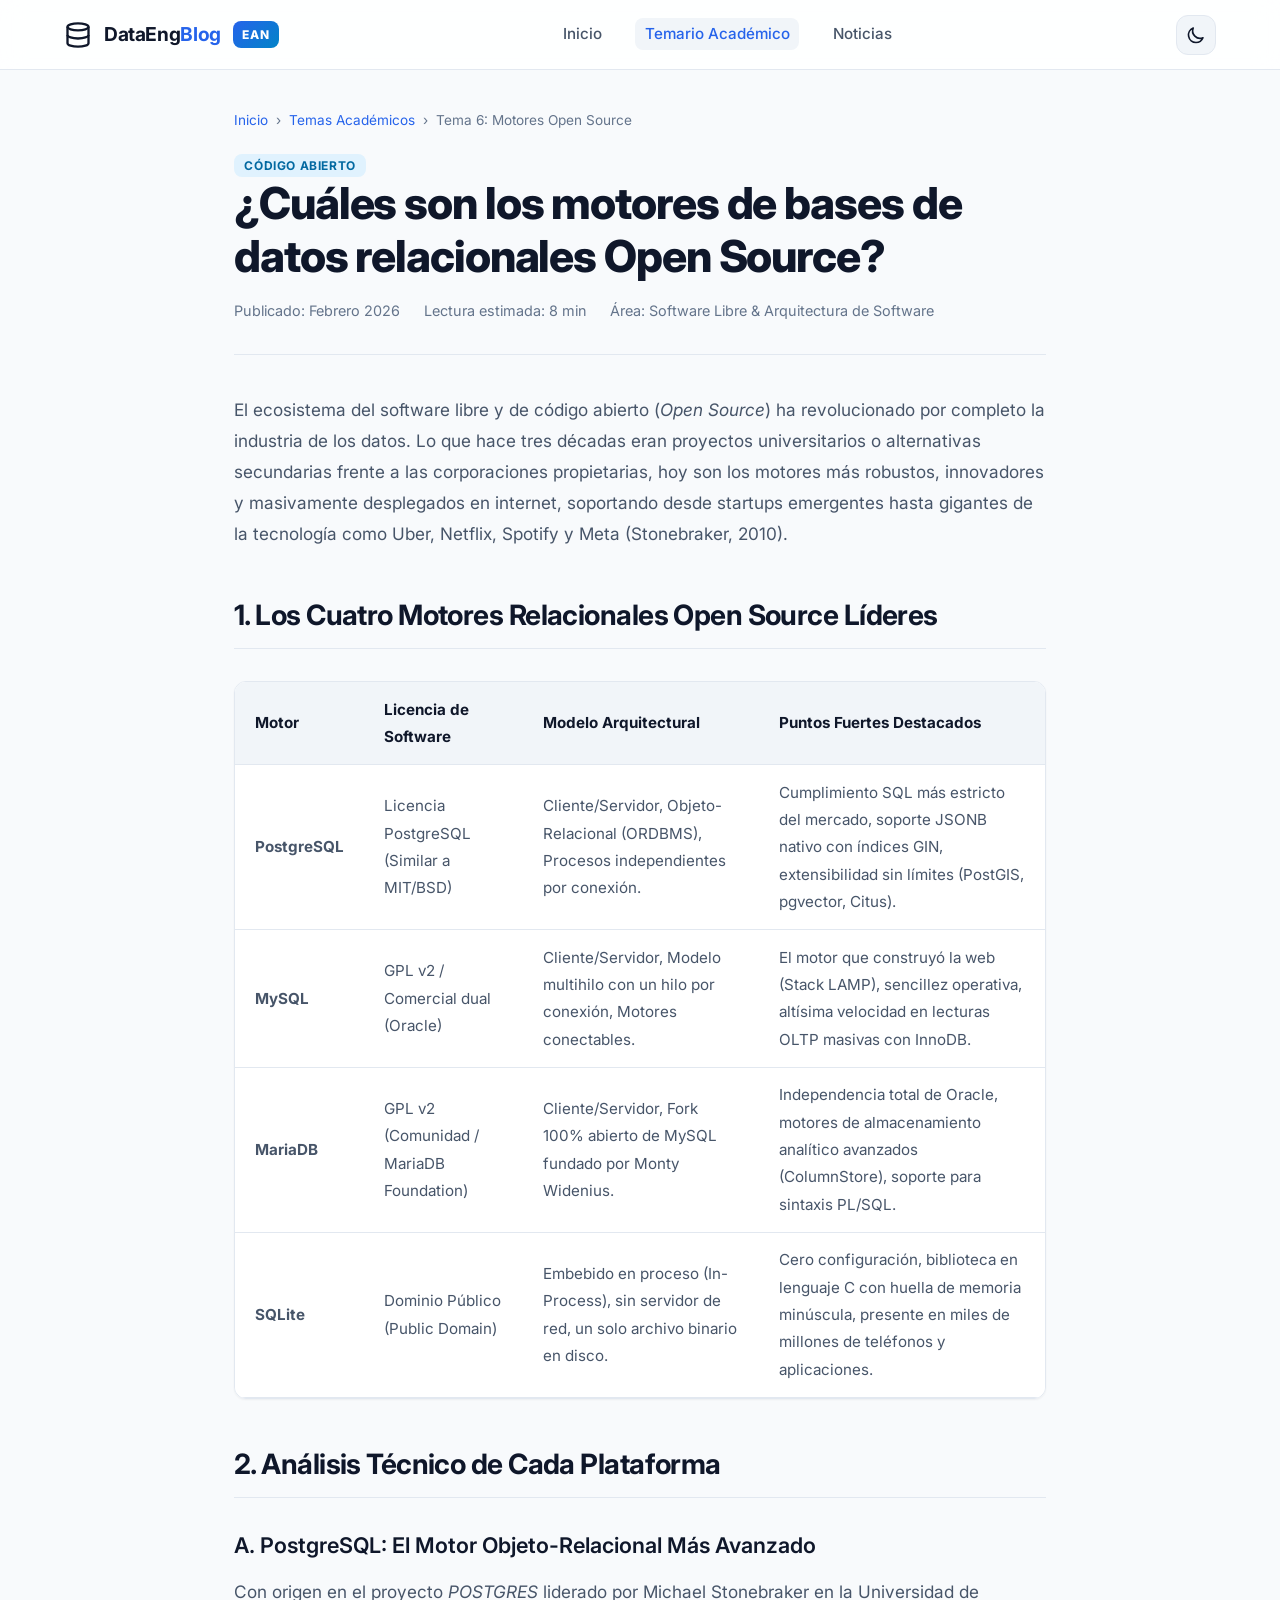
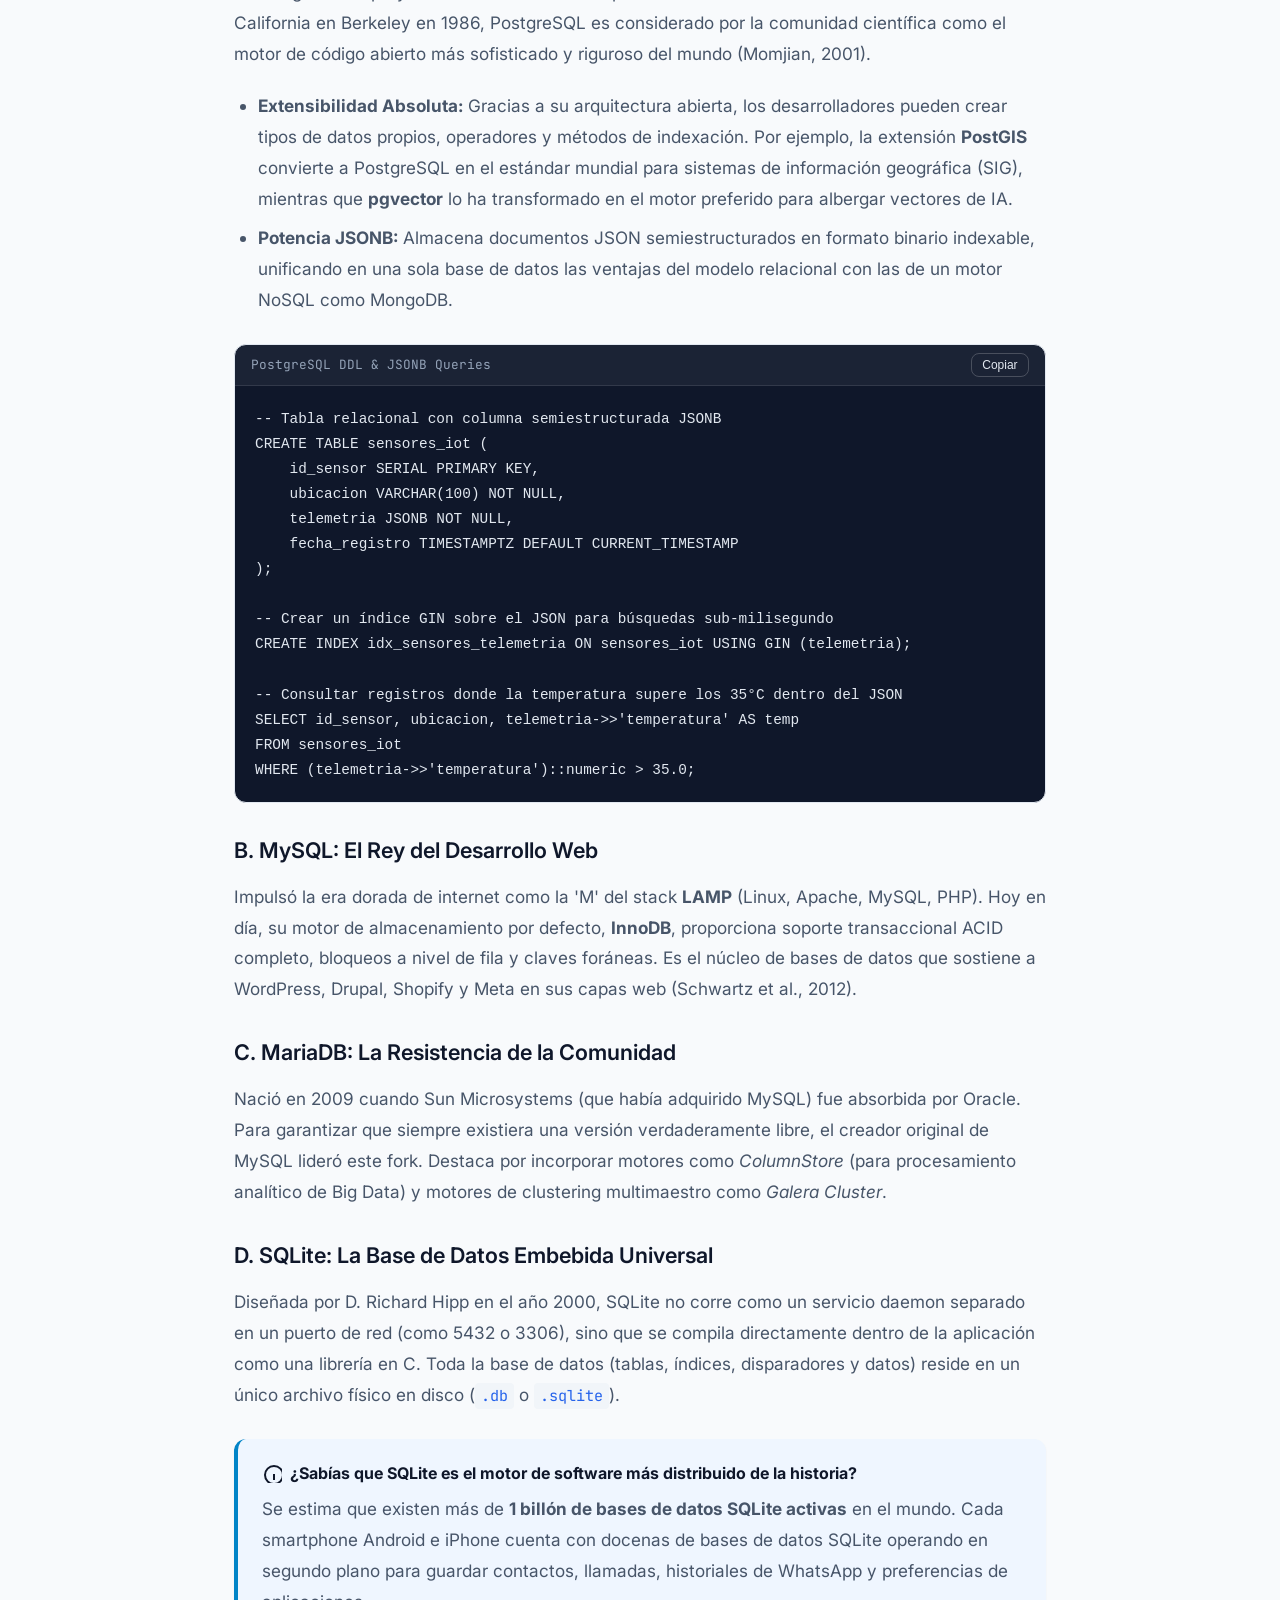
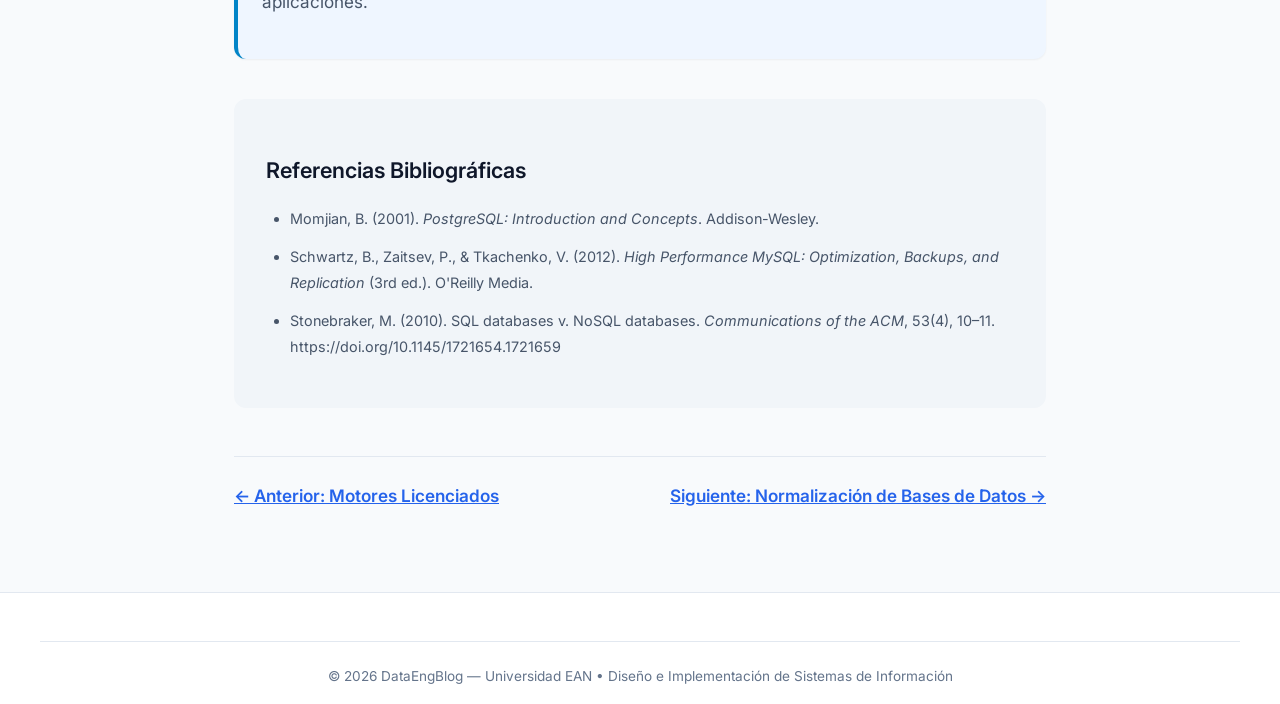
<file: paginas/motores-opensource.html>
<!DOCTYPE html>
<html lang="es" data-theme="light">
<head>
  <meta charset="UTF-8">
  <meta name="viewport" content="width=device-width, initial-scale=1.0">
  <title>Motores Relacionales Open Source Más Utilizados | DataEng Blog — Universidad EAN</title>
  <meta name="description" content="Estudio comparativo de los grandes motores relacionales de código abierto: PostgreSQL, MySQL, MariaDB y SQLite. Tipos de licencias y arquitectura.">
  <link rel="stylesheet" href="../css/styles.css">
  <link rel="preconnect" href="https://fonts.googleapis.com">
  <link rel="preconnect" href="https://fonts.gstatic.com" crossorigin>
  <link href="https://fonts.googleapis.com/css2?family=Inter:wght@400;500;600;700;800&family=JetBrains+Mono:wght@400;500;600&display=swap" rel="stylesheet">
</head>
<body>
  <div id="reading-progress"></div>

  <header class="site-header">
    <div class="container nav-wrapper">
      <a href="../index.html" class="brand">
        <svg width="28" height="28" viewBox="0 0 24 24" fill="none" stroke="currentColor" stroke-width="2">
          <ellipse cx="12" cy="5" rx="9" ry="3"></ellipse>
          <path d="M21 12c0 1.66-4 3-9 3s-9-1.34-9-3"></path>
          <path d="M3 5v14c0 1.66 4 3 9 3s9-1.34 9-3V5"></path>
        </svg>
        <span>DataEng<span style="color:var(--primary)">Blog</span></span>
        <span class="brand-badge">EAN</span>
      </a>

      <button class="menu-toggle" aria-label="Abrir menú" aria-expanded="false">☰</button>

      <ul class="nav-links">
        <li><a href="../index.html" class="nav-link">Inicio</a></li>
        <li><a href="../index.html#temas-academicos" class="nav-link active">Temario Académico</a></li>
        <li><a href="../index.html#noticias" class="nav-link">Noticias</a></li>
      </ul>

      <div class="nav-actions">
        <button id="theme-toggle" class="theme-toggle-btn" aria-label="Cambiar tema">
          <svg width="20" height="20" fill="none" stroke="currentColor" viewBox="0 0 24 24"><path stroke_linecap="round" stroke_linejoin="round" stroke_width="2" d="M20.354 15.354A9 9 0 018.646 3.646 9.003 9.003 0 0012 21a9.003 9.003 0 008.354-5.646z"/></svg>
        </button>
      </div>
    </div>
  </header>

  <article class="article-container">
    <header class="article-header">
      <nav class="breadcrumbs">
        <a href="../index.html">Inicio</a>
        <span>&rsaquo;</span>
        <a href="../index.html#temas-academicos">Temas Académicos</a>
        <span>&rsaquo;</span>
        <span>Tema 6: Motores Open Source</span>
      </nav>
      <span class="card-badge relational">Código Abierto</span>
      <h1 class="article-title">¿Cuáles son los motores de bases de datos relacionales Open Source?</h1>
      <div class="article-meta">
        <span>Publicado: Febrero 2026</span>
        <span>Lectura estimada: 8 min</span>
        <span>Área: Software Libre & Arquitectura de Software</span>
      </div>
    </header>

    <div class="article-content">
      <p>
        El ecosistema del software libre y de código abierto (<em>Open Source</em>) ha revolucionado por completo la industria de los datos. Lo que hace tres décadas eran proyectos universitarios o alternativas secundarias frente a las corporaciones propietarias, hoy son los motores más robustos, innovadores y masivamente desplegados en internet, soportando desde startups emergentes hasta gigantes de la tecnología como Uber, Netflix, Spotify y Meta (Stonebraker, 2010).
      </p>

      <h2>1. Los Cuatro Motores Relacionales Open Source Líderes</h2>

      <div class="table-responsive">
        <table>
          <thead>
            <tr>
              <th>Motor</th>
              <th>Licencia de Software</th>
              <th>Modelo Arquitectural</th>
              <th>Puntos Fuertes Destacados</th>
            </tr>
          </thead>
          <tbody>
            <tr>
              <td><strong>PostgreSQL</strong></td>
              <td>Licencia PostgreSQL (Similar a MIT/BSD)</td>
              <td>Cliente/Servidor, Objeto-Relacional (ORDBMS), Procesos independientes por conexión.</td>
              <td>Cumplimiento SQL más estricto del mercado, soporte JSONB nativo con índices GIN, extensibilidad sin límites (PostGIS, pgvector, Citus).</td>
            </tr>
            <tr>
              <td><strong>MySQL</strong></td>
              <td>GPL v2 / Comercial dual (Oracle)</td>
              <td>Cliente/Servidor, Modelo multihilo con un hilo por conexión, Motores conectables.</td>
              <td>El motor que construyó la web (Stack LAMP), sencillez operativa, altísima velocidad en lecturas OLTP masivas con InnoDB.</td>
            </tr>
            <tr>
              <td><strong>MariaDB</strong></td>
              <td>GPL v2 (Comunidad / MariaDB Foundation)</td>
              <td>Cliente/Servidor, Fork 100% abierto de MySQL fundado por Monty Widenius.</td>
              <td>Independencia total de Oracle, motores de almacenamiento analítico avanzados (ColumnStore), soporte para sintaxis PL/SQL.</td>
            </tr>
            <tr>
              <td><strong>SQLite</strong></td>
              <td>Dominio Público (Public Domain)</td>
              <td>Embebido en proceso (In-Process), sin servidor de red, un solo archivo binario en disco.</td>
              <td>Cero configuración, biblioteca en lenguaje C con huella de memoria minúscula, presente en miles de millones de teléfonos y aplicaciones.</td>
            </tr>
          </tbody>
        </table>
      </div>

      <h2>2. Análisis Técnico de Cada Plataforma</h2>

      <h3>A. PostgreSQL: El Motor Objeto-Relacional Más Avanzado</h3>
      <p>
        Con origen en el proyecto <em>POSTGRES</em> liderado por Michael Stonebraker en la Universidad de California en Berkeley en 1986, PostgreSQL es considerado por la comunidad científica como el motor de código abierto más sofisticado y riguroso del mundo (Momjian, 2001).
      </p>
      <ul>
        <li><strong>Extensibilidad Absoluta:</strong> Gracias a su arquitectura abierta, los desarrolladores pueden crear tipos de datos propios, operadores y métodos de indexación. Por ejemplo, la extensión <strong>PostGIS</strong> convierte a PostgreSQL en el estándar mundial para sistemas de información geográfica (SIG), mientras que <strong>pgvector</strong> lo ha transformado en el motor preferido para albergar vectores de IA.</li>
        <li><strong>Potencia JSONB:</strong> Almacena documentos JSON semiestructurados en formato binario indexable, unificando en una sola base de datos las ventajas del modelo relacional con las de un motor NoSQL como MongoDB.</li>
      </ul>

      <div class="code-block">
        <div class="code-header">
          <span>PostgreSQL DDL & JSONB Queries</span>
          <button class="copy-btn">Copiar</button>
        </div>
        <pre><code>-- Tabla relacional con columna semiestructurada JSONB
CREATE TABLE sensores_iot (
    id_sensor SERIAL PRIMARY KEY,
    ubicacion VARCHAR(100) NOT NULL,
    telemetria JSONB NOT NULL,
    fecha_registro TIMESTAMPTZ DEFAULT CURRENT_TIMESTAMP
);

-- Crear un índice GIN sobre el JSON para búsquedas sub-milisegundo
CREATE INDEX idx_sensores_telemetria ON sensores_iot USING GIN (telemetria);

-- Consultar registros donde la temperatura supere los 35°C dentro del JSON
SELECT id_sensor, ubicacion, telemetria->>'temperatura' AS temp
FROM sensores_iot
WHERE (telemetria->>'temperatura')::numeric > 35.0;</code></pre>
      </div>

      <h3>B. MySQL: El Rey del Desarrollo Web</h3>
      <p>
        Impulsó la era dorada de internet como la 'M' del stack <strong>LAMP</strong> (Linux, Apache, MySQL, PHP). Hoy en día, su motor de almacenamiento por defecto, <strong>InnoDB</strong>, proporciona soporte transaccional ACID completo, bloqueos a nivel de fila y claves foráneas. Es el núcleo de bases de datos que sostiene a WordPress, Drupal, Shopify y Meta en sus capas web (Schwartz et al., 2012).
      </p>

      <h3>C. MariaDB: La Resistencia de la Comunidad</h3>
      <p>
        Nació en 2009 cuando Sun Microsystems (que había adquirido MySQL) fue absorbida por Oracle. Para garantizar que siempre existiera una versión verdaderamente libre, el creador original de MySQL lideró este fork. Destaca por incorporar motores como <em>ColumnStore</em> (para procesamiento analítico de Big Data) y motores de clustering multimaestro como <em>Galera Cluster</em>.
      </p>

      <h3>D. SQLite: La Base de Datos Embebida Universal</h3>
      <p>
        Diseñada por D. Richard Hipp en el año 2000, SQLite no corre como un servicio daemon separado en un puerto de red (como 5432 o 3306), sino que se compila directamente dentro de la aplicación como una librería en C. Toda la base de datos (tablas, índices, disparadores y datos) reside en un único archivo físico en disco (<code>.db</code> o <code>.sqlite</code>).
      </p>

      <div class="callout info">
        <div class="callout-title">
          <svg width="20" height="20" fill="none" stroke="currentColor" stroke-width="2"><path d="M13 16h-1v-4h-1m1-4h.01M21 12a9 9 0 11-18 0 9 9 0 0118 0z"></path></svg>
          ¿Sabías que SQLite es el motor de software más distribuido de la historia?
        </div>
        <p>
          Se estima que existen más de <strong>1 billón de bases de datos SQLite activas</strong> en el mundo. Cada smartphone Android e iPhone cuenta con docenas de bases de datos SQLite operando en segundo plano para guardar contactos, llamadas, historiales de WhatsApp y preferencias de aplicaciones.
        </p>
      </div>

      <!-- Referencias APA 7 -->
      <div class="references-list">
        <h3>Referencias Bibliográficas </h3>
        <ul>
          <li>Momjian, B. (2001). <em>PostgreSQL: Introduction and Concepts</em>. Addison-Wesley.</li>
          <li>Schwartz, B., Zaitsev, P., & Tkachenko, V. (2012). <em>High Performance MySQL: Optimization, Backups, and Replication</em> (3rd ed.). O'Reilly Media.</li>
          <li>Stonebraker, M. (2010). SQL databases v. NoSQL databases. <em>Communications of the ACM</em>, 53(4), 10–11. https://doi.org/10.1145/1721654.1721659</li>
        </ul>
      </div>

      <div style="display:flex; justify-content:space-between; margin-top:3rem; border-top:1px solid var(--border-color); padding-top:1.5rem;">
        <a href="./motores-licenciados.html" class="read-more-link">&larr; Anterior: Motores Licenciados</a>
        <a href="./normalizacion.html" class="read-more-link">Siguiente: Normalización de Bases de Datos &rarr;</a>
      </div>
    </div>
  </article>

  <footer class="site-footer">
    <div class="container footer-bottom">
      <p>&copy; 2026 DataEngBlog — Universidad EAN &bull; Diseño e Implementación de Sistemas de Información</p>
    </div>
  </footer>

  <script src="../js/main.js"></script>
</body>
</html>
</file>
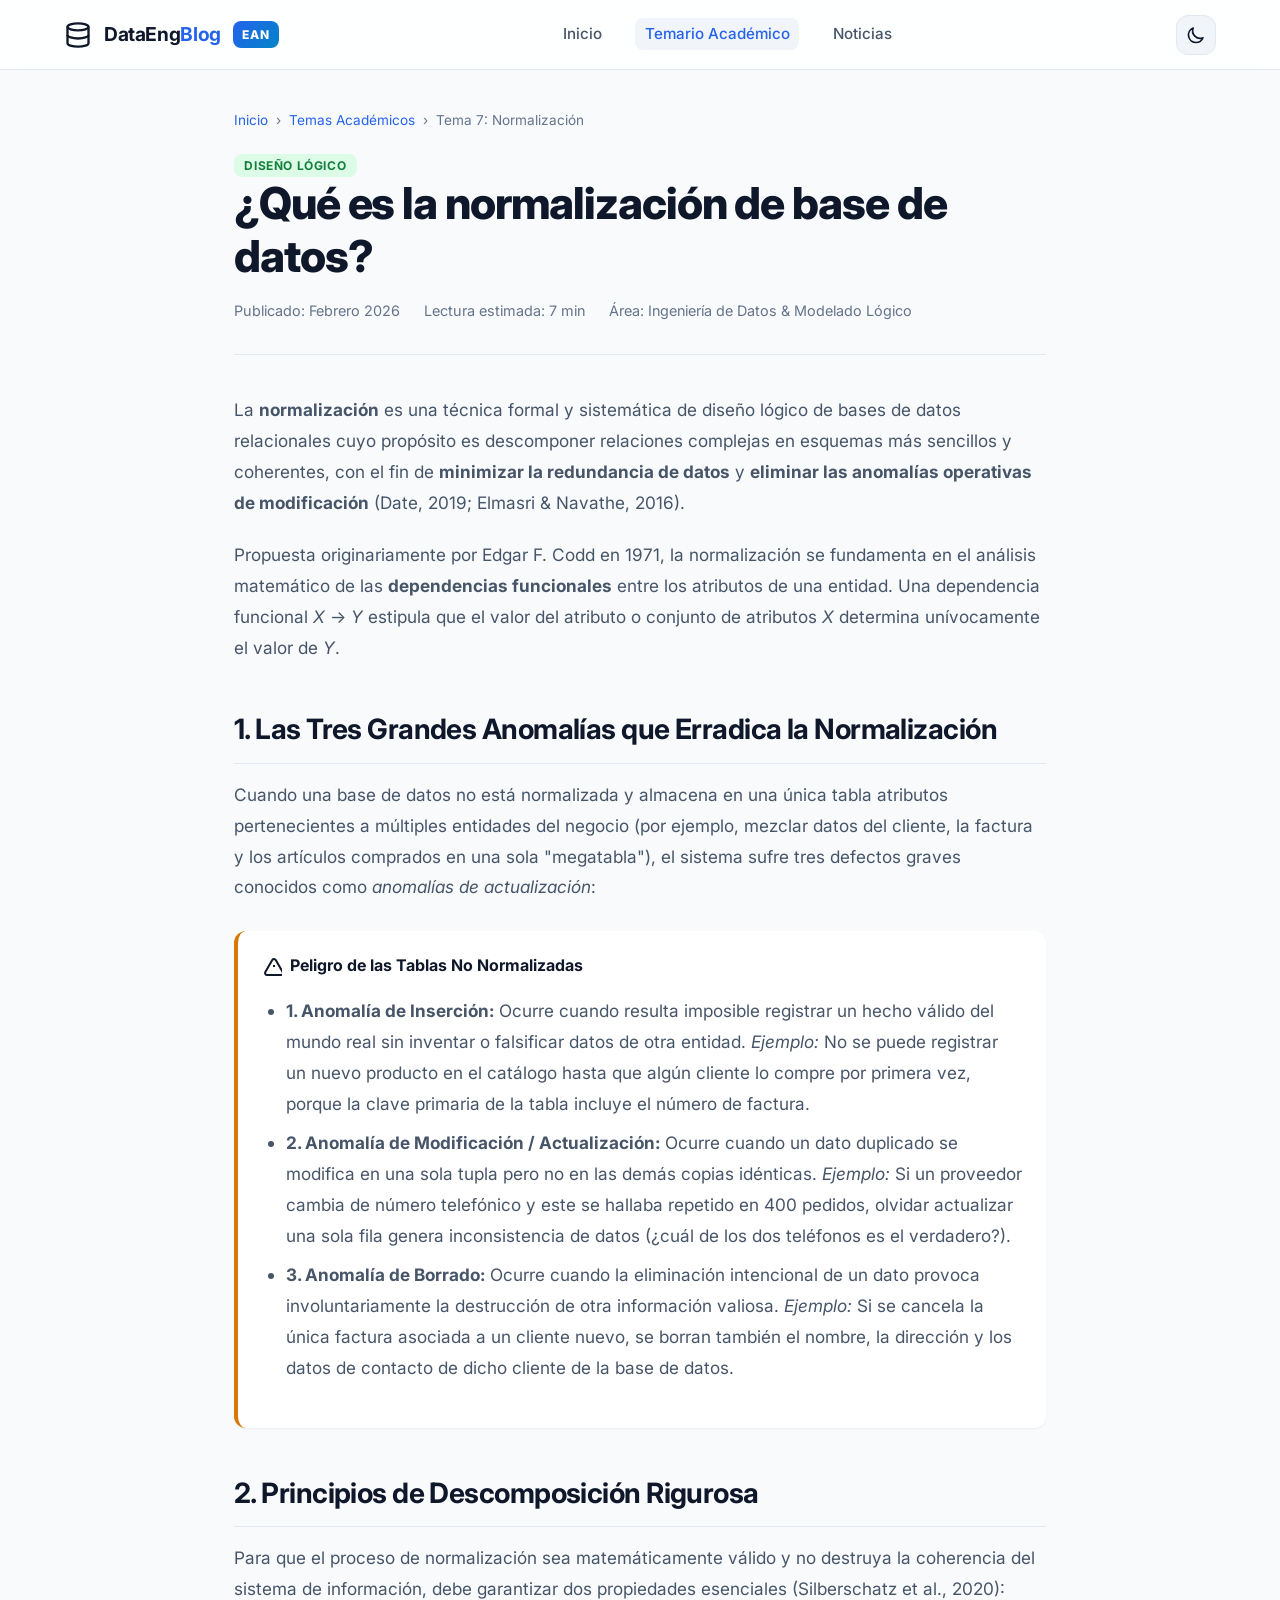
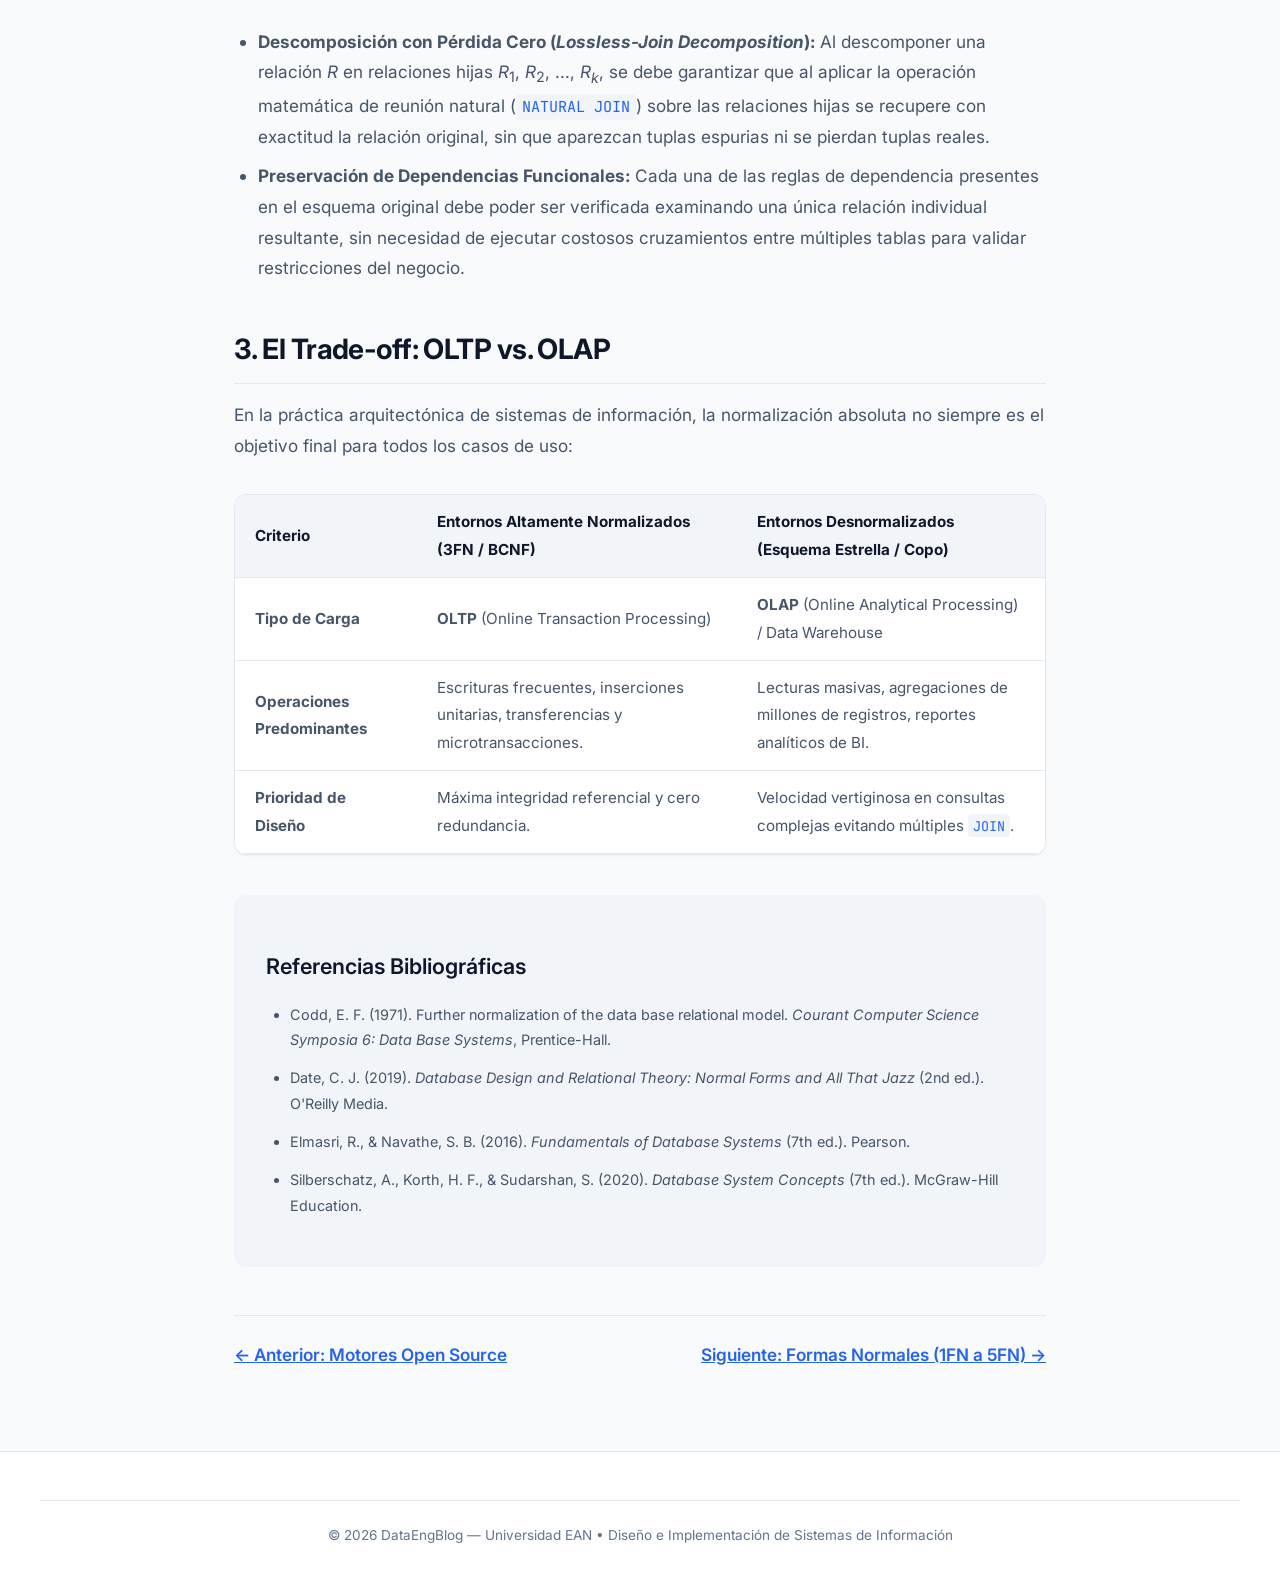
<file: paginas/normalizacion.html>
<!DOCTYPE html>
<html lang="es" data-theme="light">
<head>
  <meta charset="UTF-8">
  <meta name="viewport" content="width=device-width, initial-scale=1.0">
  <title>¿Qué es la normalización de base de datos? | DataEng Blog — Universidad EAN</title>
  <meta name="description" content="Fundamentos del proceso de normalización relacional: prevención de anomalías de modificación, dependencias funcionales y diseño lógico robusto.">
  <link rel="stylesheet" href="../css/styles.css">
  <link rel="preconnect" href="https://fonts.googleapis.com">
  <link rel="preconnect" href="https://fonts.gstatic.com" crossorigin>
  <link href="https://fonts.googleapis.com/css2?family=Inter:wght@400;500;600;700;800&family=JetBrains+Mono:wght@400;500;600&display=swap" rel="stylesheet">
</head>
<body>
  <div id="reading-progress"></div>

  <header class="site-header">
    <div class="container nav-wrapper">
      <a href="../index.html" class="brand">
        <svg width="28" height="28" viewBox="0 0 24 24" fill="none" stroke="currentColor" stroke-width="2">
          <ellipse cx="12" cy="5" rx="9" ry="3"></ellipse>
          <path d="M21 12c0 1.66-4 3-9 3s-9-1.34-9-3"></path>
          <path d="M3 5v14c0 1.66 4 3 9 3s9-1.34 9-3V5"></path>
        </svg>
        <span>DataEng<span style="color:var(--primary)">Blog</span></span>
        <span class="brand-badge">EAN</span>
      </a>

      <button class="menu-toggle" aria-label="Abrir menú" aria-expanded="false">☰</button>

      <ul class="nav-links">
        <li><a href="../index.html" class="nav-link">Inicio</a></li>
        <li><a href="../index.html#temas-academicos" class="nav-link active">Temario Académico</a></li>
        <li><a href="../index.html#noticias" class="nav-link">Noticias</a></li>
      </ul>

      <div class="nav-actions">
        <button id="theme-toggle" class="theme-toggle-btn" aria-label="Cambiar tema">
          <svg width="20" height="20" fill="none" stroke="currentColor" viewBox="0 0 24 24"><path stroke_linecap="round" stroke-linejoin="round" stroke-width="2" d="M20.354 15.354A9 9 0 018.646 3.646 9.003 9.003 0 0012 21a9.003 9.003 0 008.354-5.646z"/></svg>
        </button>
      </div>
    </div>
  </header>

  <article class="article-container">
    <header class="article-header">
      <nav class="breadcrumbs">
        <a href="../index.html">Inicio</a>
        <span>&rsaquo;</span>
        <a href="../index.html#temas-academicos">Temas Académicos</a>
        <span>&rsaquo;</span>
        <span>Tema 7: Normalización</span>
      </nav>
      <span class="card-badge normalization">Diseño Lógico</span>
      <h1 class="article-title">¿Qué es la normalización de base de datos?</h1>
      <div class="article-meta">
        <span>Publicado: Febrero 2026</span>
        <span>Lectura estimada: 7 min</span>
        <span>Área: Ingeniería de Datos & Modelado Lógico</span>
      </div>
    </header>

    <div class="article-content">
      <p>
        La <strong>normalización</strong> es una técnica formal y sistemática de diseño lógico de bases de datos relacionales cuyo propósito es descomponer relaciones complejas en esquemas más sencillos y coherentes, con el fin de <strong>minimizar la redundancia de datos</strong> y <strong>eliminar las anomalías operativas de modificación</strong> (Date, 2019; Elmasri & Navathe, 2016).
      </p>

      <p>
        Propuesta originariamente por Edgar F. Codd en 1971, la normalización se fundamenta en el análisis matemático de las <strong>dependencias funcionales</strong> entre los atributos de una entidad. Una dependencia funcional <i>X</i> &rarr; <i>Y</i> estipula que el valor del atributo o conjunto de atributos <i>X</i> determina unívocamente el valor de <i>Y</i>.
      </p>

      <h2>1. Las Tres Grandes Anomalías que Erradica la Normalización</h2>
      <p>
        Cuando una base de datos no está normalizada y almacena en una única tabla atributos pertenecientes a múltiples entidades del negocio (por ejemplo, mezclar datos del cliente, la factura y los artículos comprados en una sola "megatabla"), el sistema sufre tres defectos graves conocidos como <em>anomalías de actualización</em>:
      </p>

      <div class="callout warning">
        <div class="callout-title">
          <svg width="20" height="20" fill="none" stroke="currentColor" stroke-width="2"><path d="M12 9v2m0 4h.01m-6.938 4h13.856c1.54 0 2.502-1.667 1.732-3L13.732 4c-.77-1.333-2.694-1.333-3.464 0L3.34 16c-.77 1.333.192 3 1.732 3z"></path></svg>
          Peligro de las Tablas No Normalizadas
        </div>
        <ul>
          <li>
            <strong>1. Anomalía de Inserción:</strong> Ocurre cuando resulta imposible registrar un hecho válido del mundo real sin inventar o falsificar datos de otra entidad. <em>Ejemplo:</em> No se puede registrar un nuevo producto en el catálogo hasta que algún cliente lo compre por primera vez, porque la clave primaria de la tabla incluye el número de factura.
          </li>
          <li>
            <strong>2. Anomalía de Modificación / Actualización:</strong> Ocurre cuando un dato duplicado se modifica en una sola tupla pero no en las demás copias idénticas. <em>Ejemplo:</em> Si un proveedor cambia de número telefónico y este se hallaba repetido en 400 pedidos, olvidar actualizar una sola fila genera inconsistencia de datos (¿cuál de los dos teléfonos es el verdadero?).
          </li>
          <li>
            <strong>3. Anomalía de Borrado:</strong> Ocurre cuando la eliminación intencional de un dato provoca involuntariamente la destrucción de otra información valiosa. <em>Ejemplo:</em> Si se cancela la única factura asociada a un cliente nuevo, se borran también el nombre, la dirección y los datos de contacto de dicho cliente de la base de datos.
          </li>
        </ul>
      </div>

      <h2>2. Principios de Descomposición Rigurosa</h2>
      <p>
        Para que el proceso de normalización sea matemáticamente válido y no destruya la coherencia del sistema de información, debe garantizar dos propiedades esenciales (Silberschatz et al., 2020):
      </p>

      <ul>
        <li>
          <strong>Descomposición con Pérdida Cero (<em>Lossless-Join Decomposition</em>):</strong> Al descomponer una relación <i>R</i> en relaciones hijas <i>R</i><sub>1</sub>, <i>R</i><sub>2</sub>, ..., <i>R</i><sub><i>k</i></sub>, se debe garantizar que al aplicar la operación matemática de reunión natural (<code>NATURAL JOIN</code>) sobre las relaciones hijas se recupere con exactitud la relación original, sin que aparezcan tuplas espurias ni se pierdan tuplas reales.
        </li>
        <li>
          <strong>Preservación de Dependencias Funcionales:</strong> Cada una de las reglas de dependencia presentes en el esquema original debe poder ser verificada examinando una única relación individual resultante, sin necesidad de ejecutar costosos cruzamientos entre múltiples tablas para validar restricciones del negocio.
        </li>
      </ul>

      <h2>3. El Trade-off: OLTP vs. OLAP</h2>
      <p>
        En la práctica arquitectónica de sistemas de información, la normalización absoluta no siempre es el objetivo final para todos los casos de uso:
      </p>

      <div class="table-responsive">
        <table>
          <thead>
            <tr>
              <th>Criterio</th>
              <th>Entornos Altamente Normalizados (3FN / BCNF)</th>
              <th>Entornos Desnormalizados (Esquema Estrella / Copo)</th>
            </tr>
          </thead>
          <tbody>
            <tr>
              <td><strong>Tipo de Carga</strong></td>
              <td><strong>OLTP</strong> (Online Transaction Processing)</td>
              <td><strong>OLAP</strong> (Online Analytical Processing) / Data Warehouse</td>
            </tr>
            <tr>
              <td><strong>Operaciones Predominantes</strong></td>
              <td>Escrituras frecuentes, inserciones unitarias, transferencias y microtransacciones.</td>
              <td>Lecturas masivas, agregaciones de millones de registros, reportes analíticos de BI.</td>
            </tr>
            <tr>
              <td><strong>Prioridad de Diseño</strong></td>
              <td>Máxima integridad referencial y cero redundancia.</td>
              <td>Velocidad vertiginosa en consultas complejas evitando múltiples <code>JOIN</code>.</td>
            </tr>
          </tbody>
        </table>
      </div>

      <!-- Referencias APA 7 -->
      <div class="references-list">
        <h3>Referencias Bibliográficas </h3>
        <ul>
          <li>Codd, E. F. (1971). Further normalization of the data base relational model. <em>Courant Computer Science Symposia 6: Data Base Systems</em>, Prentice-Hall.</li>
          <li>Date, C. J. (2019). <em>Database Design and Relational Theory: Normal Forms and All That Jazz</em> (2nd ed.). O'Reilly Media.</li>
          <li>Elmasri, R., & Navathe, S. B. (2016). <em>Fundamentals of Database Systems</em> (7th ed.). Pearson.</li>
          <li>Silberschatz, A., Korth, H. F., & Sudarshan, S. (2020). <em>Database System Concepts</em> (7th ed.). McGraw-Hill Education.</li>
        </ul>
      </div>

      <div style="display:flex; justify-content:space-between; margin-top:3rem; border-top:1px solid var(--border-color); padding-top:1.5rem;">
        <a href="./motores-opensource.html" class="read-more-link">&larr; Anterior: Motores Open Source</a>
        <a href="./formas-normales.html" class="read-more-link">Siguiente: Formas Normales (1FN a 5FN) &rarr;</a>
      </div>
    </div>
  </article>

  <footer class="site-footer">
    <div class="container footer-bottom">
      <p>&copy; 2026 DataEngBlog — Universidad EAN &bull; Diseño e Implementación de Sistemas de Información</p>
    </div>
  </footer>

  <script src="../js/main.js"></script>
</body>
</html>
</file>
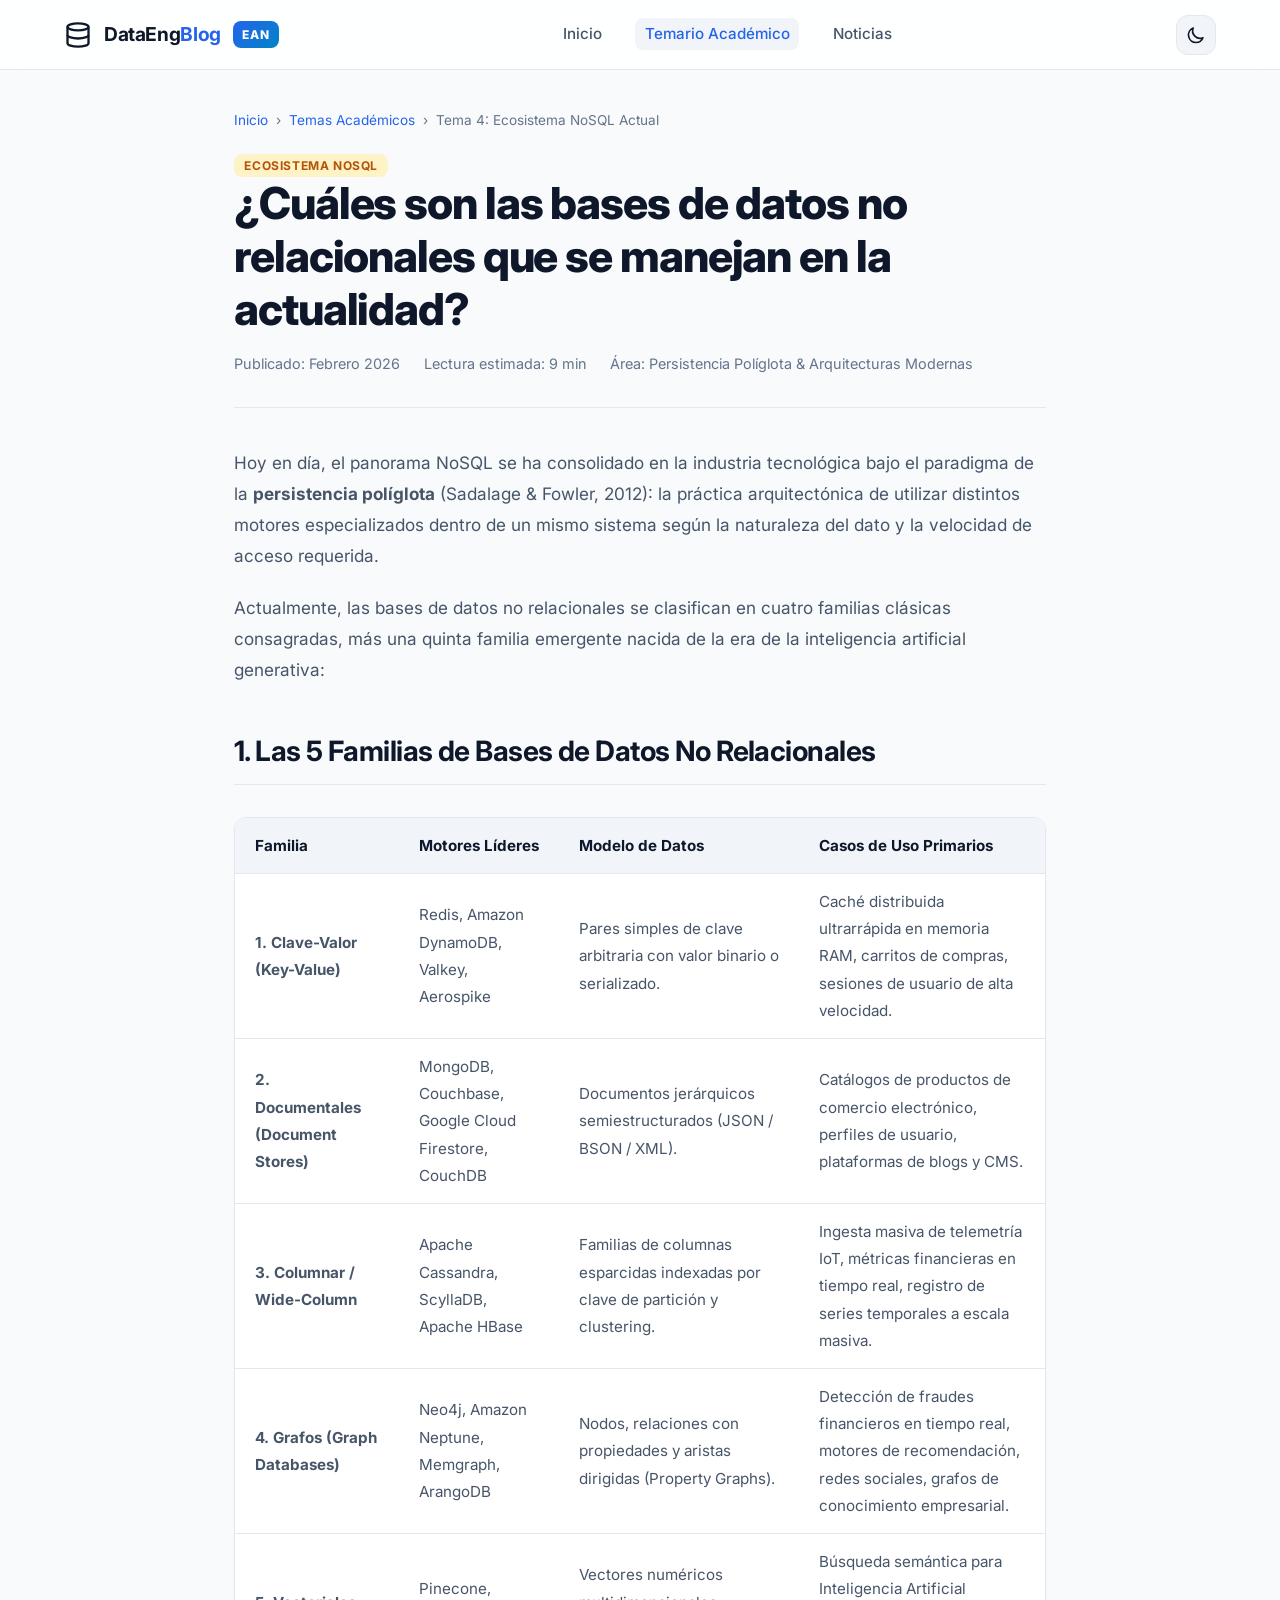
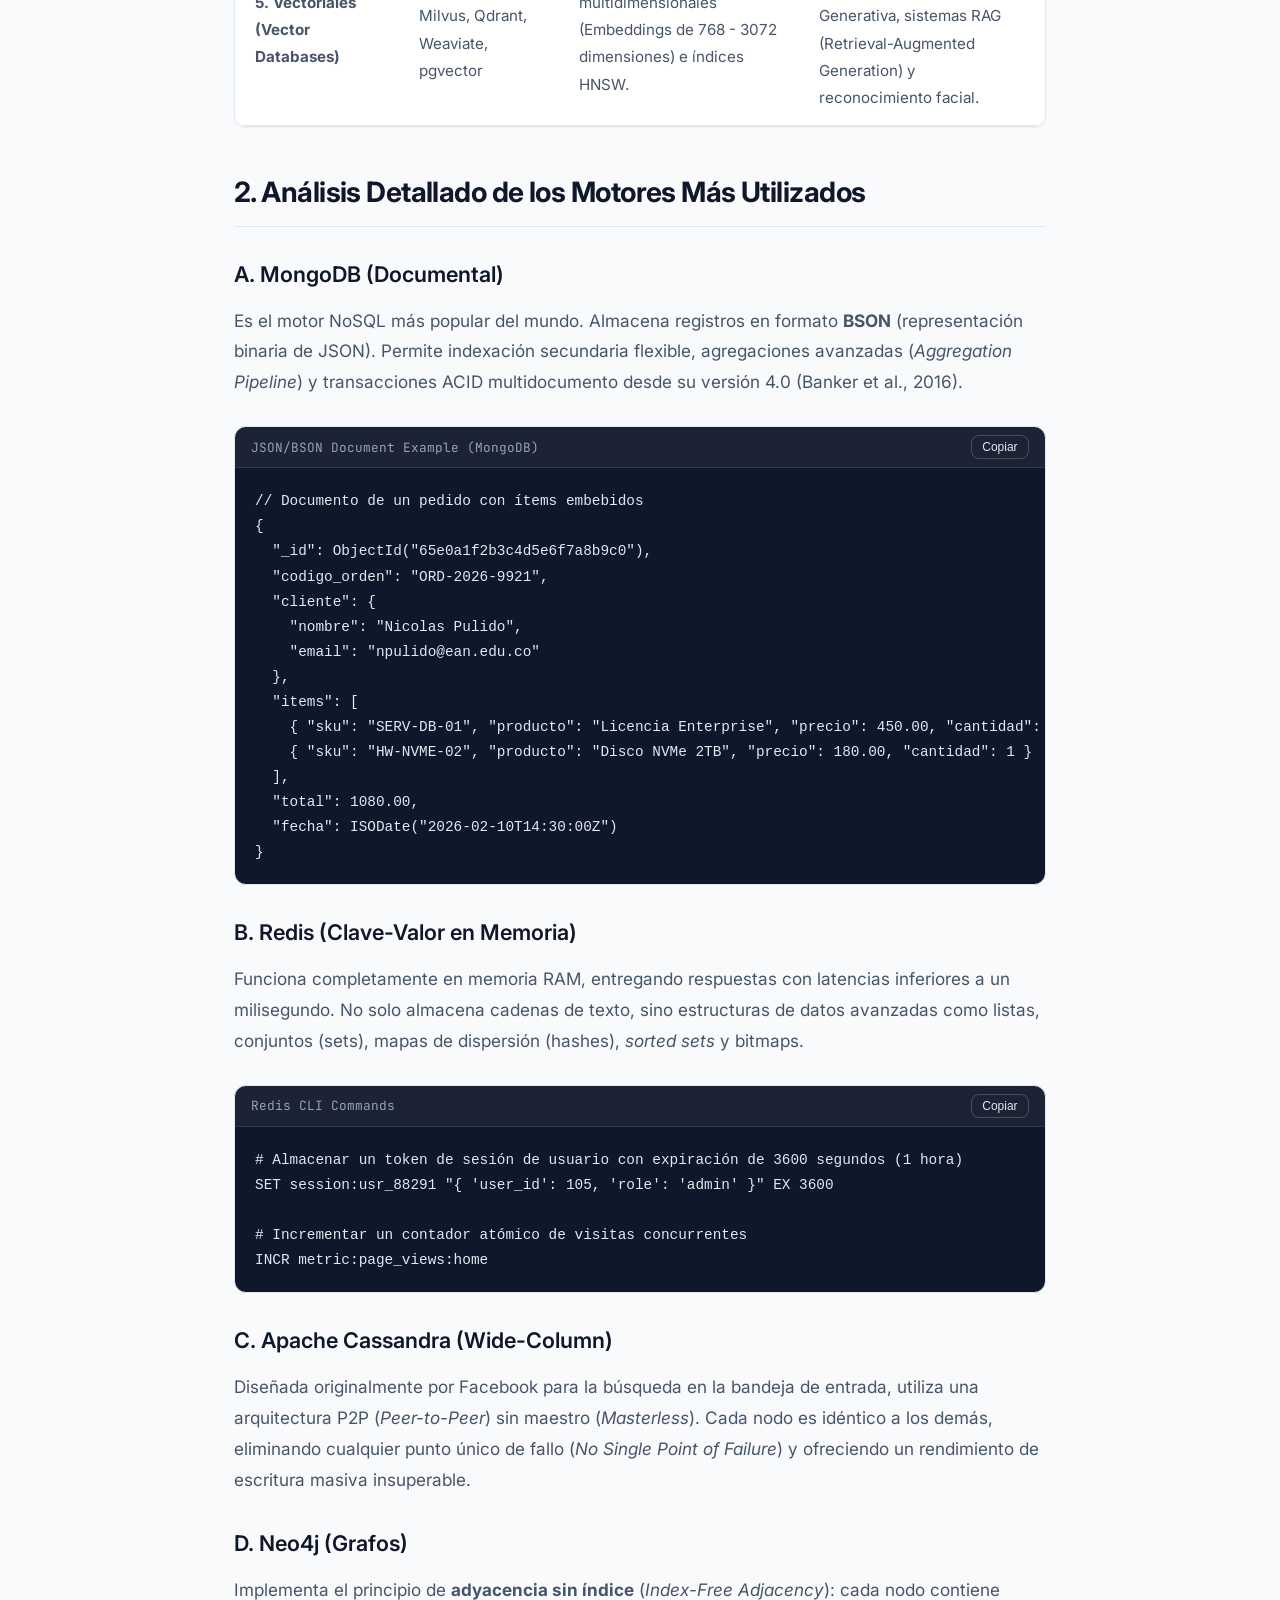
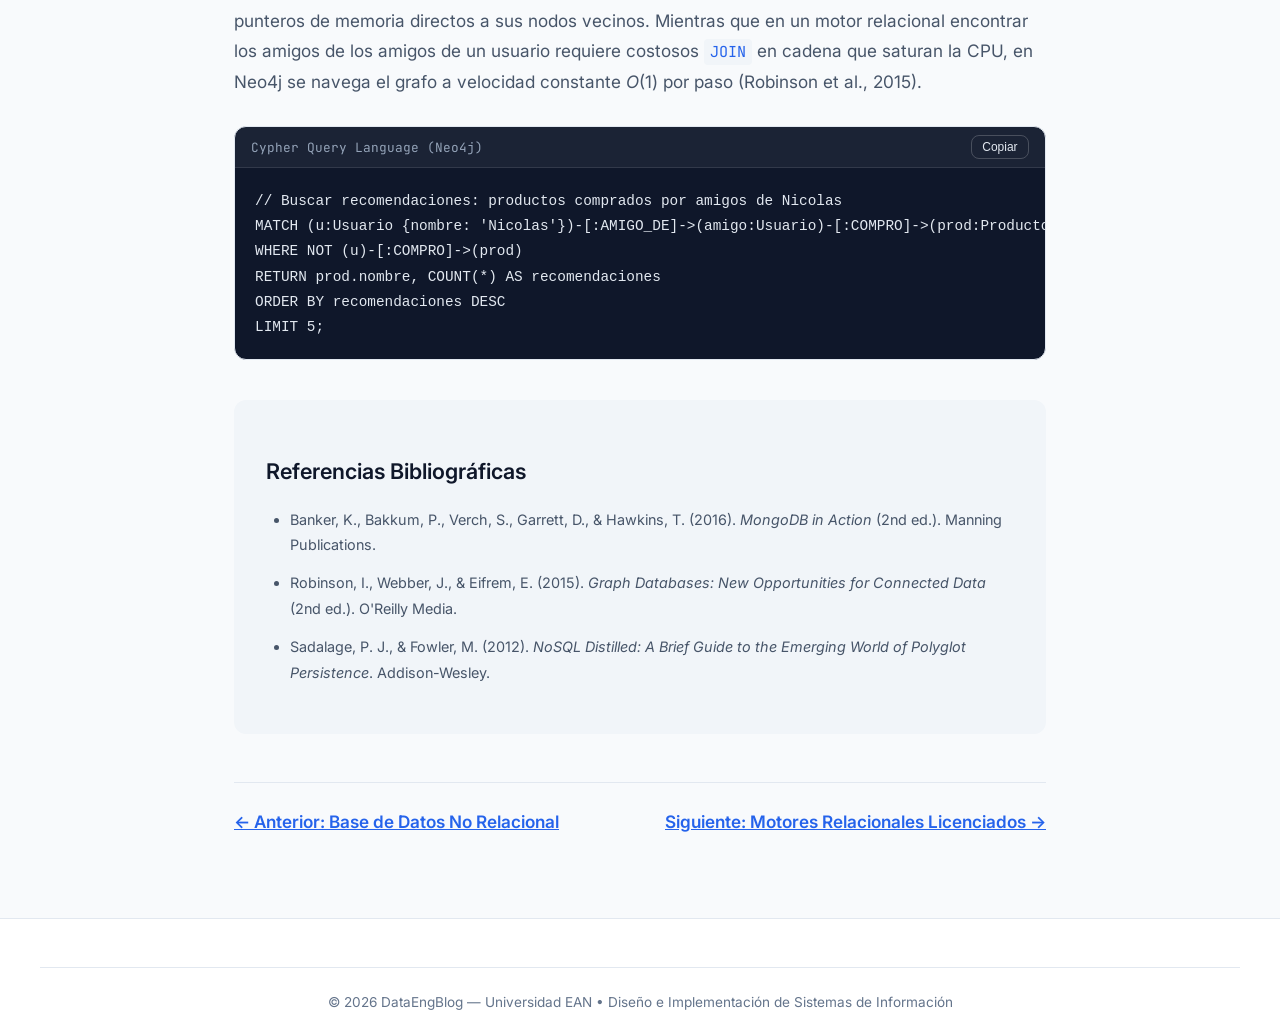
<file: paginas/nosql-actualidad.html>
<!DOCTYPE html>
<html lang="es" data-theme="light">
<head>
  <meta charset="UTF-8">
  <meta name="viewport" content="width=device-width, initial-scale=1.0">
  <title>¿Cuáles bases de datos no relacionales se manejan en la actualidad? | DataEng Blog — Universidad EAN</title>
  <meta name="description" content="Taxonomía y motores no relacionales líderes: Clave-Valor, Documentales, Wide-Column, Grafos y Bases Vectoriales para IA.">
  <link rel="stylesheet" href="../css/styles.css">
  <link rel="preconnect" href="https://fonts.googleapis.com">
  <link rel="preconnect" href="https://fonts.gstatic.com" crossorigin>
  <link href="https://fonts.googleapis.com/css2?family=Inter:wght@400;500;600;700;800&family=JetBrains+Mono:wght@400;500;600&display=swap" rel="stylesheet">
</head>
<body>
  <div id="reading-progress"></div>

  <header class="site-header">
    <div class="container nav-wrapper">
      <a href="../index.html" class="brand">
        <svg width="28" height="28" viewBox="0 0 24 24" fill="none" stroke="currentColor" stroke-width="2">
          <ellipse cx="12" cy="5" rx="9" ry="3"></ellipse>
          <path d="M21 12c0 1.66-4 3-9 3s-9-1.34-9-3"></path>
          <path d="M3 5v14c0 1.66 4 3 9 3s9-1.34 9-3V5"></path>
        </svg>
        <span>DataEng<span style="color:var(--primary)">Blog</span></span>
        <span class="brand-badge">EAN</span>
      </a>

      <button class="menu-toggle" aria-label="Abrir menú" aria-expanded="false">☰</button>

      <ul class="nav-links">
        <li><a href="../index.html" class="nav-link">Inicio</a></li>
        <li><a href="../index.html#temas-academicos" class="nav-link active">Temario Académico</a></li>
        <li><a href="../index.html#noticias" class="nav-link">Noticias</a></li>
      </ul>

      <div class="nav-actions">
        <button id="theme-toggle" class="theme-toggle-btn" aria-label="Cambiar tema">
          <svg width="20" height="20" fill="none" stroke="currentColor" viewBox="0 0 24 24"><path stroke-linecap="round" stroke-linejoin="round" stroke-width="2" d="M20.354 15.354A9 9 0 018.646 3.646 9.003 9.003 0 0012 21a9.003 9.003 0 008.354-5.646z"/></svg>
        </button>
      </div>
    </div>
  </header>

  <article class="article-container">
    <header class="article-header">
      <nav class="breadcrumbs">
        <a href="../index.html">Inicio</a>
        <span>&rsaquo;</span>
        <a href="../index.html#temas-academicos">Temas Académicos</a>
        <span>&rsaquo;</span>
        <span>Tema 4: Ecosistema NoSQL Actual</span>
      </nav>
      <span class="card-badge nosql">Ecosistema NoSQL</span>
      <h1 class="article-title">¿Cuáles son las bases de datos no relacionales que se manejan en la actualidad?</h1>
      <div class="article-meta">
        <span>Publicado: Febrero 2026</span>
        <span>Lectura estimada: 9 min</span>
        <span>Área: Persistencia Políglota & Arquitecturas Modernas</span>
      </div>
    </header>

    <div class="article-content">
      <p>
        Hoy en día, el panorama NoSQL se ha consolidado en la industria tecnológica bajo el paradigma de la <strong>persistencia políglota</strong> (Sadalage & Fowler, 2012): la práctica arquitectónica de utilizar distintos motores especializados dentro de un mismo sistema según la naturaleza del dato y la velocidad de acceso requerida.
      </p>

      <p>
        Actualmente, las bases de datos no relacionales se clasifican en cuatro familias clásicas consagradas, más una quinta familia emergente nacida de la era de la inteligencia artificial generativa:
      </p>

      <h2>1. Las 5 Familias de Bases de Datos No Relacionales</h2>

      <!-- Tabla comparativa -->
      <div class="table-responsive">
        <table>
          <thead>
            <tr>
              <th>Familia</th>
              <th>Motores Líderes</th>
              <th>Modelo de Datos</th>
              <th>Casos de Uso Primarios</th>
            </tr>
          </thead>
          <tbody>
            <tr>
              <td><strong>1. Clave-Valor (Key-Value)</strong></td>
              <td>Redis, Amazon DynamoDB, Valkey, Aerospike</td>
              <td>Pares simples de clave arbitraria con valor binario o serializado.</td>
              <td>Caché distribuida ultrarrápida en memoria RAM, carritos de compras, sesiones de usuario de alta velocidad.</td>
            </tr>
            <tr>
              <td><strong>2. Documentales (Document Stores)</strong></td>
              <td>MongoDB, Couchbase, Google Cloud Firestore, CouchDB</td>
              <td>Documentos jerárquicos semiestructurados (JSON / BSON / XML).</td>
              <td>Catálogos de productos de comercio electrónico, perfiles de usuario, plataformas de blogs y CMS.</td>
            </tr>
            <tr>
              <td><strong>3. Columnar / Wide-Column</strong></td>
              <td>Apache Cassandra, ScyllaDB, Apache HBase</td>
              <td>Familias de columnas esparcidas indexadas por clave de partición y clustering.</td>
              <td>Ingesta masiva de telemetría IoT, métricas financieras en tiempo real, registro de series temporales a escala masiva.</td>
            </tr>
            <tr>
              <td><strong>4. Grafos (Graph Databases)</strong></td>
              <td>Neo4j, Amazon Neptune, Memgraph, ArangoDB</td>
              <td>Nodos, relaciones con propiedades y aristas dirigidas (Property Graphs).</td>
              <td>Detección de fraudes financieros en tiempo real, motores de recomendación, redes sociales, grafos de conocimiento empresarial.</td>
            </tr>
            <tr>
              <td><strong>5. Vectoriales (Vector Databases)</strong></td>
              <td>Pinecone, Milvus, Qdrant, Weaviate, pgvector</td>
              <td>Vectores numéricos multidimensionales (Embeddings de 768 - 3072 dimensiones) e índices HNSW.</td>
              <td>Búsqueda semántica para Inteligencia Artificial Generativa, sistemas RAG (Retrieval-Augmented Generation) y reconocimiento facial.</td>
            </tr>
          </tbody>
        </table>
      </div>

      <h2>2. Análisis Detallado de los Motores Más Utilizados</h2>

      <h3>A. MongoDB (Documental)</h3>
      <p>
        Es el motor NoSQL más popular del mundo. Almacena registros en formato <strong>BSON</strong> (representación binaria de JSON). Permite indexación secundaria flexible, agregaciones avanzadas (<em>Aggregation Pipeline</em>) y transacciones ACID multidocumento desde su versión 4.0 (Banker et al., 2016).
      </p>

      <div class="code-block">
        <div class="code-header">
          <span>JSON/BSON Document Example (MongoDB)</span>
          <button class="copy-btn">Copiar</button>
        </div>
        <pre><code>// Documento de un pedido con ítems embebidos
{
  "_id": ObjectId("65e0a1f2b3c4d5e6f7a8b9c0"),
  "codigo_orden": "ORD-2026-9921",
  "cliente": {
    "nombre": "Nicolas Pulido",
    "email": "npulido@ean.edu.co"
  },
  "items": [
    { "sku": "SERV-DB-01", "producto": "Licencia Enterprise", "precio": 450.00, "cantidad": 2 },
    { "sku": "HW-NVME-02", "producto": "Disco NVMe 2TB", "precio": 180.00, "cantidad": 1 }
  ],
  "total": 1080.00,
  "fecha": ISODate("2026-02-10T14:30:00Z")
}</code></pre>
      </div>

      <h3>B. Redis (Clave-Valor en Memoria)</h3>
      <p>
        Funciona completamente en memoria RAM, entregando respuestas con latencias inferiores a un milisegundo. No solo almacena cadenas de texto, sino estructuras de datos avanzadas como listas, conjuntos (sets), mapas de dispersión (hashes), <em>sorted sets</em> y bitmaps.
      </p>

      <div class="code-block">
        <div class="code-header">
          <span>Redis CLI Commands</span>
          <button class="copy-btn">Copiar</button>
        </div>
        <pre><code># Almacenar un token de sesión de usuario con expiración de 3600 segundos (1 hora)
SET session:usr_88291 "{ 'user_id': 105, 'role': 'admin' }" EX 3600

# Incrementar un contador atómico de visitas concurrentes
INCR metric:page_views:home</code></pre>
      </div>

      <h3>C. Apache Cassandra (Wide-Column)</h3>
      <p>
        Diseñada originalmente por Facebook para la búsqueda en la bandeja de entrada, utiliza una arquitectura P2P (<em>Peer-to-Peer</em>) sin maestro (<em>Masterless</em>). Cada nodo es idéntico a los demás, eliminando cualquier punto único de fallo (<em>No Single Point of Failure</em>) y ofreciendo un rendimiento de escritura masiva insuperable.
      </p>

      <h3>D. Neo4j (Grafos)</h3>
      <p>
        Implementa el principio de <strong>adyacencia sin índice</strong> (<em>Index-Free Adjacency</em>): cada nodo contiene punteros de memoria directos a sus nodos vecinos. Mientras que en un motor relacional encontrar los amigos de los amigos de un usuario requiere costosos <code>JOIN</code> en cadena que saturan la CPU, en Neo4j se navega el grafo a velocidad constante <i>O</i>(1) por paso (Robinson et al., 2015).
      </p>

      <div class="code-block">
        <div class="code-header">
          <span>Cypher Query Language (Neo4j)</span>
          <button class="copy-btn">Copiar</button>
        </div>
        <pre><code>// Buscar recomendaciones: productos comprados por amigos de Nicolas
MATCH (u:Usuario {nombre: 'Nicolas'})-[:AMIGO_DE]->(amigo:Usuario)-[:COMPRO]->(prod:Producto)
WHERE NOT (u)-[:COMPRO]->(prod)
RETURN prod.nombre, COUNT(*) AS recomendaciones
ORDER BY recomendaciones DESC
LIMIT 5;</code></pre>
      </div>

      <!-- Referencias APA 7 -->
      <div class="references-list">
        <h3>Referencias Bibliográficas </h3>
        <ul>
          <li>Banker, K., Bakkum, P., Verch, S., Garrett, D., & Hawkins, T. (2016). <em>MongoDB in Action</em> (2nd ed.). Manning Publications.</li>
          <li>Robinson, I., Webber, J., & Eifrem, E. (2015). <em>Graph Databases: New Opportunities for Connected Data</em> (2nd ed.). O'Reilly Media.</li>
          <li>Sadalage, P. J., & Fowler, M. (2012). <em>NoSQL Distilled: A Brief Guide to the Emerging World of Polyglot Persistence</em>. Addison-Wesley.</li>
        </ul>
      </div>

      <div style="display:flex; justify-content:space-between; margin-top:3rem; border-top:1px solid var(--border-color); padding-top:1.5rem;">
        <a href="./bd-no-relacional.html" class="read-more-link">&larr; Anterior: Base de Datos No Relacional</a>
        <a href="./motores-licenciados.html" class="read-more-link">Siguiente: Motores Relacionales Licenciados &rarr;</a>
      </div>
    </div>
  </article>

  <footer class="site-footer">
    <div class="container footer-bottom">
      <p>&copy; 2026 DataEngBlog — Universidad EAN &bull; Diseño e Implementación de Sistemas de Información</p>
    </div>
  </footer>

  <script src="../js/main.js"></script>
</body>
</html>
</file>
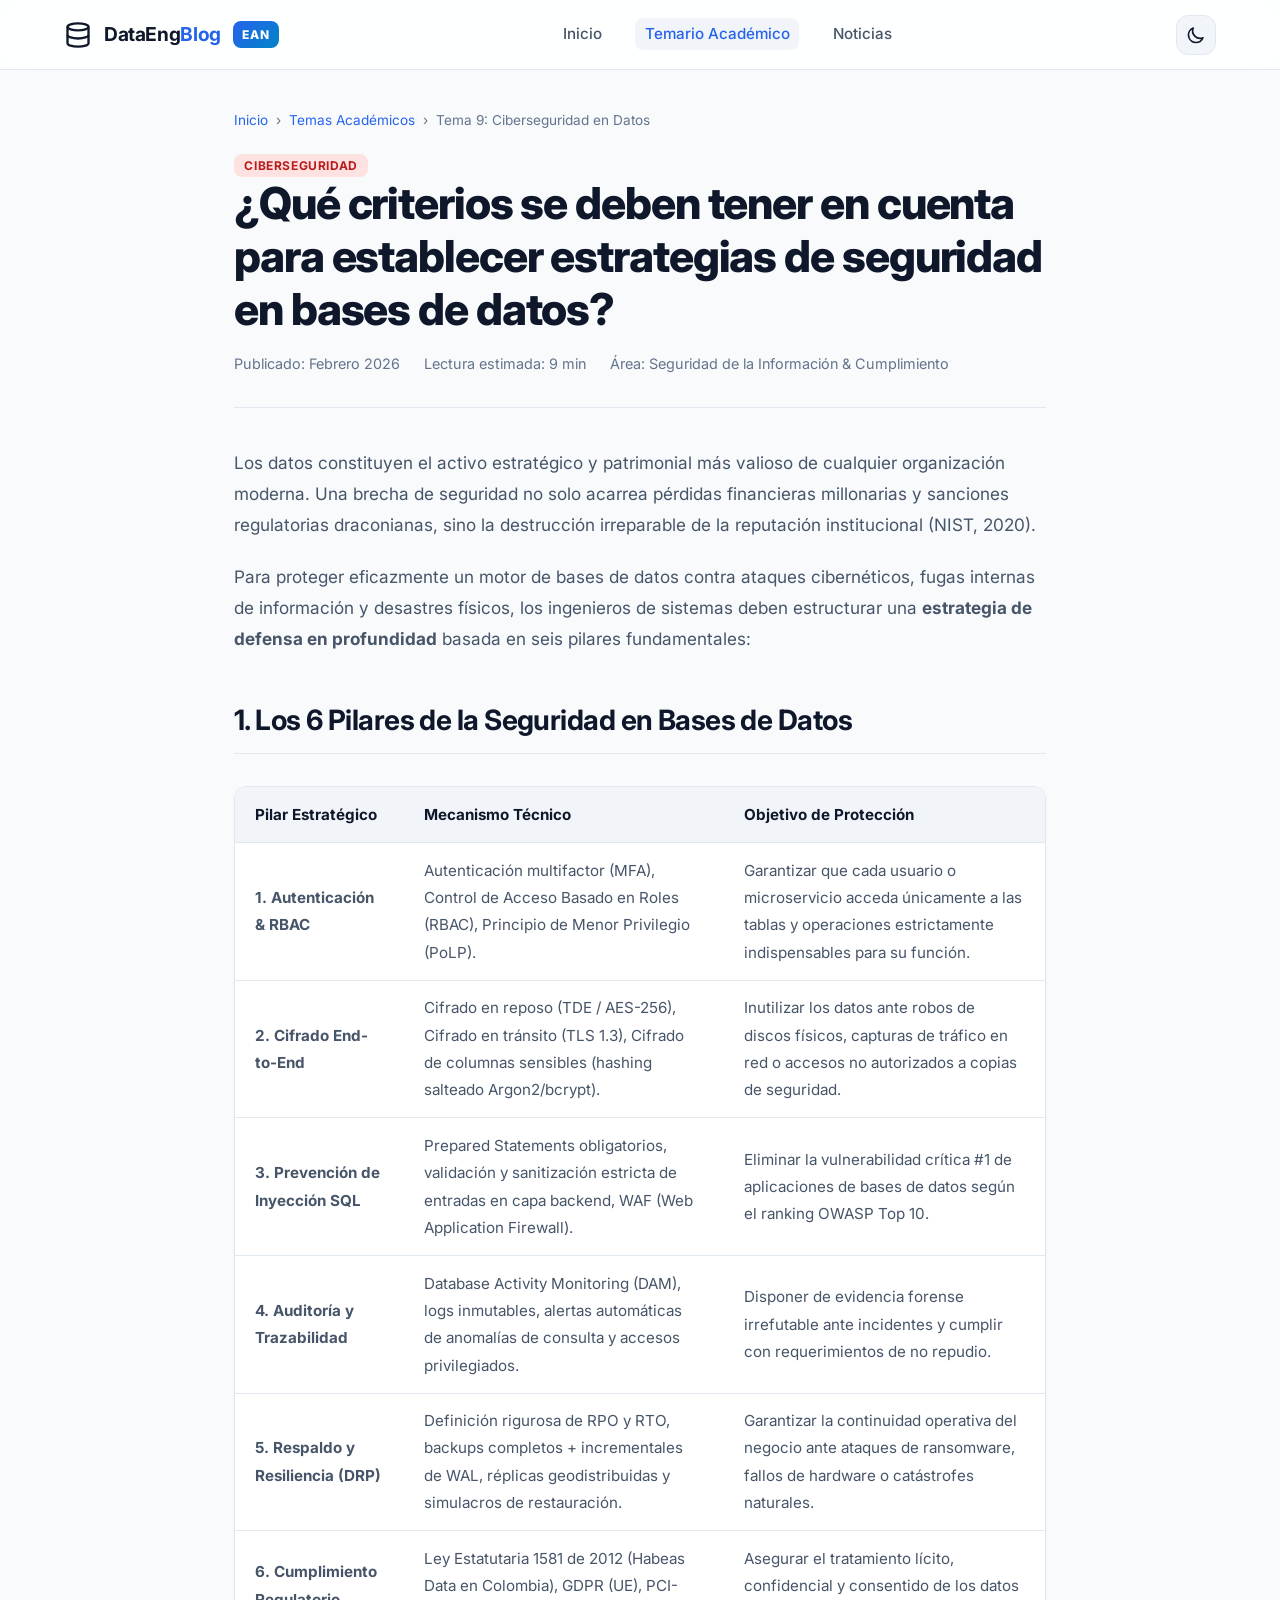
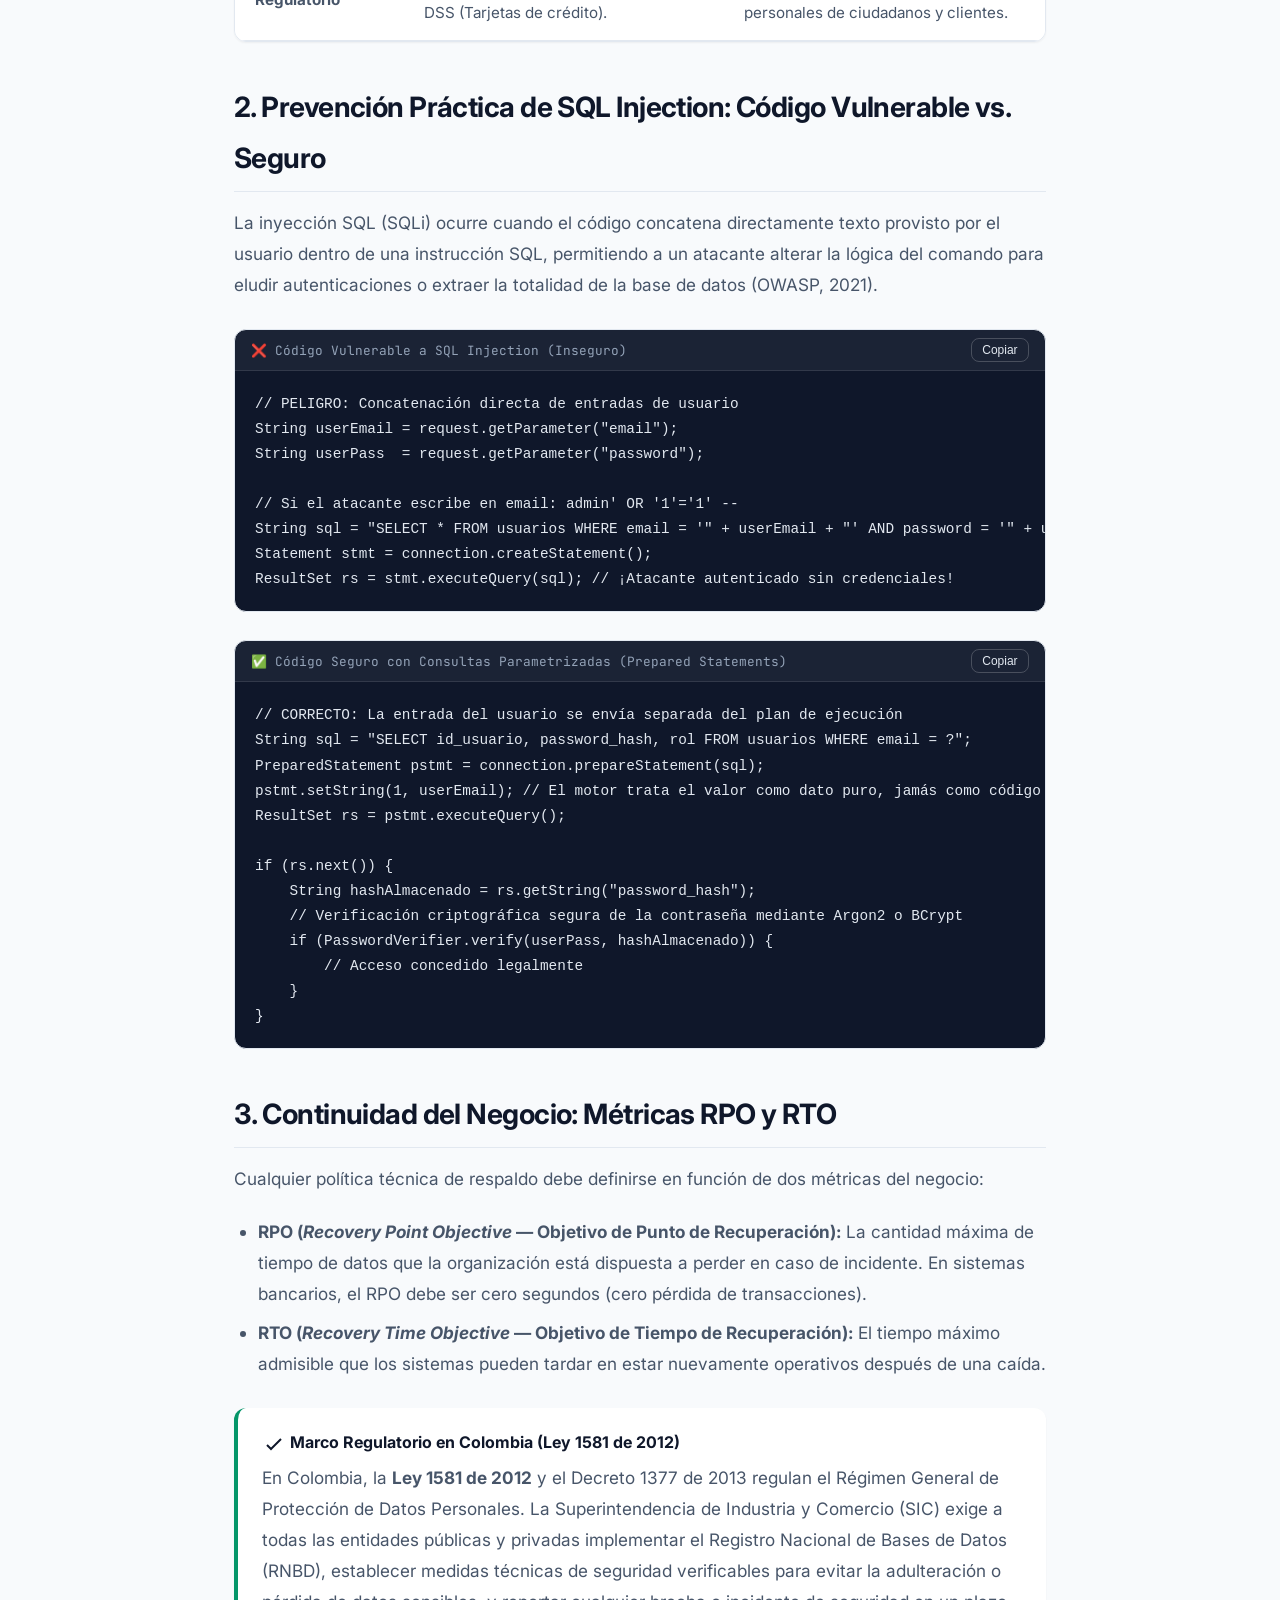
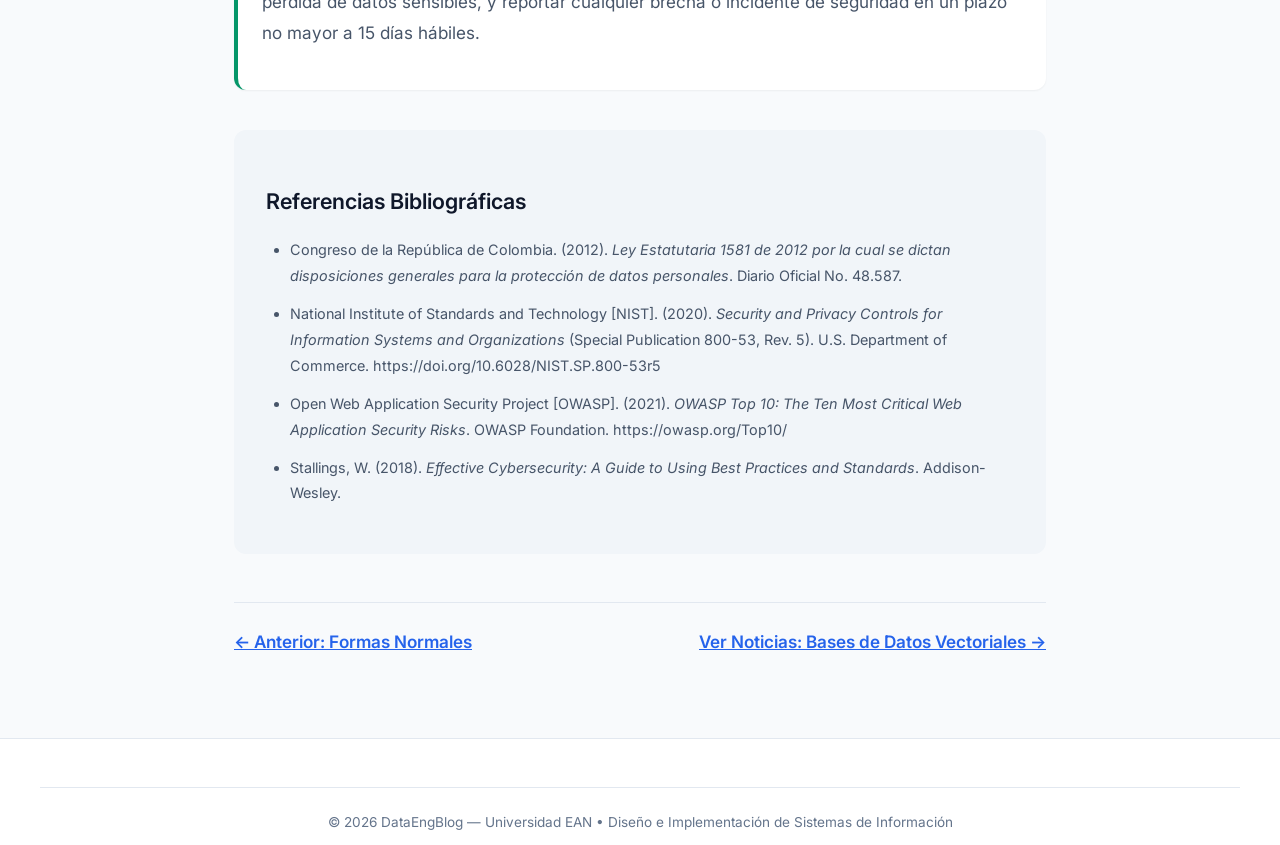
<file: paginas/seguridad-bd.html>
<!DOCTYPE html>
<html lang="es" data-theme="light">
<head>
  <meta charset="UTF-8">
  <meta name="viewport" content="width=device-width, initial-scale=1.0">
  <title>Criterios para Estrategias de Seguridad en Bases de Datos | DataEng Blog — Universidad EAN</title>
  <meta name="description" content="Pilares de seguridad en bases de datos: control de acceso RBAC, cifrado TDE/TLS, prevención de SQL Injection, RPO/RTO y cumplimiento de la Ley 1581 y GDPR.">
  <link rel="stylesheet" href="../css/styles.css">
  <link rel="preconnect" href="https://fonts.googleapis.com">
  <link rel="preconnect" href="https://fonts.gstatic.com" crossorigin>
  <link href="https://fonts.googleapis.com/css2?family=Inter:wght@400;500;600;700;800&family=JetBrains+Mono:wght@400;500;600&display=swap" rel="stylesheet">
</head>
<body>
  <div id="reading-progress"></div>

  <header class="site-header">
    <div class="container nav-wrapper">
      <a href="../index.html" class="brand">
        <svg width="28" height="28" viewBox="0 0 24 24" fill="none" stroke="currentColor" stroke-width="2">
          <ellipse cx="12" cy="5" rx="9" ry="3"></ellipse>
          <path d="M21 12c0 1.66-4 3-9 3s-9-1.34-9-3"></path>
          <path d="M3 5v14c0 1.66 4 3 9 3s9-1.34 9-3V5"></path>
        </svg>
        <span>DataEng<span style="color:var(--primary)">Blog</span></span>
        <span class="brand-badge">EAN</span>
      </a>

      <button class="menu-toggle" aria-label="Abrir menú" aria-expanded="false">☰</button>

      <ul class="nav-links">
        <li><a href="../index.html" class="nav-link">Inicio</a></li>
        <li><a href="../index.html#temas-academicos" class="nav-link active">Temario Académico</a></li>
        <li><a href="../index.html#noticias" class="nav-link">Noticias</a></li>
      </ul>

      <div class="nav-actions">
        <button id="theme-toggle" class="theme-toggle-btn" aria-label="Cambiar tema">
          <svg width="20" height="20" fill="none" stroke="currentColor" viewBox="0 0 24 24"><path stroke-linecap="round" stroke-linejoin="round" stroke-width="2" d="M20.354 15.354A9 9 0 018.646 3.646 9.003 9.003 0 0012 21a9.003 9.003 0 008.354-5.646z"/></svg>
        </button>
      </div>
    </div>
  </header>

  <article class="article-container">
    <header class="article-header">
      <nav class="breadcrumbs">
        <a href="../index.html">Inicio</a>
        <span>&rsaquo;</span>
        <a href="../index.html#temas-academicos">Temas Académicos</a>
        <span>&rsaquo;</span>
        <span>Tema 9: Ciberseguridad en Datos</span>
      </nav>
      <span class="card-badge security">Ciberseguridad</span>
      <h1 class="article-title">¿Qué criterios se deben tener en cuenta para establecer estrategias de seguridad en bases de datos?</h1>
      <div class="article-meta">
        <span>Publicado: Febrero 2026</span>
        <span>Lectura estimada: 9 min</span>
        <span>Área: Seguridad de la Información & Cumplimiento</span>
      </div>
    </header>

    <div class="article-content">
      <p>
        Los datos constituyen el activo estratégico y patrimonial más valioso de cualquier organización moderna. Una brecha de seguridad no solo acarrea pérdidas financieras millonarias y sanciones regulatorias draconianas, sino la destrucción irreparable de la reputación institucional (NIST, 2020).
      </p>

      <p>
        Para proteger eficazmente un motor de bases de datos contra ataques cibernéticos, fugas internas de información y desastres físicos, los ingenieros de sistemas deben estructurar una <strong>estrategia de defensa en profundidad</strong> basada en seis pilares fundamentales:
      </p>

      <h2>1. Los 6 Pilares de la Seguridad en Bases de Datos</h2>

      <!-- Tabla de Pilares -->
      <div class="table-responsive">
        <table>
          <thead>
            <tr>
              <th>Pilar Estratégico</th>
              <th>Mecanismo Técnico</th>
              <th>Objetivo de Protección</th>
            </tr>
          </thead>
          <tbody>
            <tr>
              <td><strong>1. Autenticación & RBAC</strong></td>
              <td>Autenticación multifactor (MFA), Control de Acceso Basado en Roles (RBAC), Principio de Menor Privilegio (PoLP).</td>
              <td>Garantizar que cada usuario o microservicio acceda únicamente a las tablas y operaciones estrictamente indispensables para su función.</td>
            </tr>
            <tr>
              <td><strong>2. Cifrado End-to-End</strong></td>
              <td>Cifrado en reposo (TDE / AES-256), Cifrado en tránsito (TLS 1.3), Cifrado de columnas sensibles (hashing salteado Argon2/bcrypt).</td>
              <td>Inutilizar los datos ante robos de discos físicos, capturas de tráfico en red o accesos no autorizados a copias de seguridad.</td>
            </tr>
            <tr>
              <td><strong>3. Prevención de Inyección SQL</strong></td>
              <td>Prepared Statements obligatorios, validación y sanitización estricta de entradas en capa backend, WAF (Web Application Firewall).</td>
              <td>Eliminar la vulnerabilidad crítica #1 de aplicaciones de bases de datos según el ranking OWASP Top 10.</td>
            </tr>
            <tr>
              <td><strong>4. Auditoría y Trazabilidad</strong></td>
              <td>Database Activity Monitoring (DAM), logs inmutables, alertas automáticas de anomalías de consulta y accesos privilegiados.</td>
              <td>Disponer de evidencia forense irrefutable ante incidentes y cumplir con requerimientos de no repudio.</td>
            </tr>
            <tr>
              <td><strong>5. Respaldo y Resiliencia (DRP)</strong></td>
              <td>Definición rigurosa de RPO y RTO, backups completos + incrementales de WAL, réplicas geodistribuidas y simulacros de restauración.</td>
              <td>Garantizar la continuidad operativa del negocio ante ataques de ransomware, fallos de hardware o catástrofes naturales.</td>
            </tr>
            <tr>
              <td><strong>6. Cumplimiento Regulatorio</strong></td>
              <td>Ley Estatutaria 1581 de 2012 (Habeas Data en Colombia), GDPR (UE), PCI-DSS (Tarjetas de crédito).</td>
              <td>Asegurar el tratamiento lícito, confidencial y consentido de los datos personales de ciudadanos y clientes.</td>
            </tr>
          </tbody>
        </table>
      </div>

      <h2>2. Prevención Práctica de SQL Injection: Código Vulnerable vs. Seguro</h2>
      <p>
        La inyección SQL (SQLi) ocurre cuando el código concatena directamente texto provisto por el usuario dentro de una instrucción SQL, permitiendo a un atacante alterar la lógica del comando para eludir autenticaciones o extraer la totalidad de la base de datos (OWASP, 2021).
      </p>

      <div class="code-block">
        <div class="code-header">
          <span>❌ Código Vulnerable a SQL Injection (Inseguro)</span>
          <button class="copy-btn">Copiar</button>
        </div>
        <pre><code>// PELIGRO: Concatenación directa de entradas de usuario
String userEmail = request.getParameter("email");
String userPass  = request.getParameter("password");

// Si el atacante escribe en email: admin' OR '1'='1' --
String sql = "SELECT * FROM usuarios WHERE email = '" + userEmail + "' AND password = '" + userPass + "'";
Statement stmt = connection.createStatement();
ResultSet rs = stmt.executeQuery(sql); // ¡Atacante autenticado sin credenciales!</code></pre>
      </div>

      <div class="code-block">
        <div class="code-header">
          <span>✅ Código Seguro con Consultas Parametrizadas (Prepared Statements)</span>
          <button class="copy-btn">Copiar</button>
        </div>
        <pre><code>// CORRECTO: La entrada del usuario se envía separada del plan de ejecución
String sql = "SELECT id_usuario, password_hash, rol FROM usuarios WHERE email = ?";
PreparedStatement pstmt = connection.prepareStatement(sql);
pstmt.setString(1, userEmail); // El motor trata el valor como dato puro, jamás como código ejecutable
ResultSet rs = pstmt.executeQuery();

if (rs.next()) {
    String hashAlmacenado = rs.getString("password_hash");
    // Verificación criptográfica segura de la contraseña mediante Argon2 o BCrypt
    if (PasswordVerifier.verify(userPass, hashAlmacenado)) {
        // Acceso concedido legalmente
    }
}</code></pre>
      </div>

      <h2>3. Continuidad del Negocio: Métricas RPO y RTO</h2>
      <p>
        Cualquier política técnica de respaldo debe definirse en función de dos métricas del negocio:
      </p>
      <ul>
        <li>
          <strong>RPO (<em>Recovery Point Objective</em> — Objetivo de Punto de Recuperación):</strong> La cantidad máxima de tiempo de datos que la organización está dispuesta a perder en caso de incidente. En sistemas bancarios, el RPO debe ser cero segundos (cero pérdida de transacciones).
        </li>
        <li>
          <strong>RTO (<em>Recovery Time Objective</em> — Objetivo de Tiempo de Recuperación):</strong> El tiempo máximo admisible que los sistemas pueden tardar en estar nuevamente operativos después de una caída.
        </li>
      </ul>

      <div class="callout success">
        <div class="callout-title">
          <svg width="20" height="20" fill="none" stroke="currentColor" stroke-width="2"><path d="M5 13l4 4L19 7"></path></svg>
          Marco Regulatorio en Colombia (Ley 1581 de 2012)
        </div>
        <p>
          En Colombia, la <strong>Ley 1581 de 2012</strong> y el Decreto 1377 de 2013 regulan el Régimen General de Protección de Datos Personales. La Superintendencia de Industria y Comercio (SIC) exige a todas las entidades públicas y privadas implementar el Registro Nacional de Bases de Datos (RNBD), establecer medidas técnicas de seguridad verificables para evitar la adulteración o pérdida de datos sensibles, y reportar cualquier brecha o incidente de seguridad en un plazo no mayor a 15 días hábiles.
        </p>
      </div>

      <!-- Referencias APA 7 -->
      <div class="references-list">
        <h3>Referencias Bibliográficas </h3>
        <ul>
          <li>Congreso de la República de Colombia. (2012). <em>Ley Estatutaria 1581 de 2012 por la cual se dictan disposiciones generales para la protección de datos personales</em>. Diario Oficial No. 48.587.</li>
          <li>National Institute of Standards and Technology [NIST]. (2020). <em>Security and Privacy Controls for Information Systems and Organizations</em> (Special Publication 800-53, Rev. 5). U.S. Department of Commerce. https://doi.org/10.6028/NIST.SP.800-53r5</li>
          <li>Open Web Application Security Project [OWASP]. (2021). <em>OWASP Top 10: The Ten Most Critical Web Application Security Risks</em>. OWASP Foundation. https://owasp.org/Top10/</li>
          <li>Stallings, W. (2018). <em>Effective Cybersecurity: A Guide to Using Best Practices and Standards</em>. Addison-Wesley.</li>
        </ul>
      </div>

      <div style="display:flex; justify-content:space-between; margin-top:3rem; border-top:1px solid var(--border-color); padding-top:1.5rem;">
        <a href="./formas-normales.html" class="read-more-link">&larr; Anterior: Formas Normales</a>
        <a href="../noticias/noticia-1-vector-databases.html" class="read-more-link">Ver Noticias: Bases de Datos Vectoriales &rarr;</a>
      </div>
    </div>
  </article>

  <footer class="site-footer">
    <div class="container footer-bottom">
      <p>&copy; 2026 DataEngBlog — Universidad EAN &bull; Diseño e Implementación de Sistemas de Información</p>
    </div>
  </footer>

  <script src="../js/main.js"></script>
</body>
</html>
</file>
<file: css/styles.css>
/* ==========================================================================
   BLOG ACADÉMICO DE BASES DE DATOS - UNIVERSIDAD EAN
   Design System & Styling
   ========================================================================== */

:root {
  --font-sans: 'Inter', -apple-system, BlinkMacSystemFont, 'Segoe UI', Roboto, Oxygen, Ubuntu, Cantarell, sans-serif;
  --font-mono: 'JetBrains Mono', 'Fira Code', Consolas, Monaco, monospace;

  /* Theme Light */
  --bg-primary: #f8fafc;
  --bg-surface: #ffffff;
  --bg-surface-elevated: #ffffff;
  --bg-secondary: #f1f5f9;
  --bg-accent-subtle: #eff6ff;
  --border-color: #e2e8f0;
  --border-hover: #cbd5e1;
  
  --text-primary: #0f172a;
  --text-secondary: #475569;
  --text-muted: #64748b;
  --text-inverse: #ffffff;

  --primary: #2563eb;
  --primary-hover: #1d4ed8;
  --primary-light: #dbeafe;
  --primary-glow: rgba(37, 99, 235, 0.15);

  --accent-cyan: #0284c7;
  --accent-emerald: #059669;
  --accent-amber: #d97706;
  --accent-purple: #7c3aed;

  --code-bg: #0f172a;
  --code-text: #e2e8f0;

  --shadow-sm: 0 1px 2px 0 rgb(0 0 0 / 0.05);
  --shadow-md: 0 4px 6px -1px rgb(0 0 0 / 0.07), 0 2px 4px -2px rgb(0 0 0 / 0.07);
  --shadow-lg: 0 10px 15px -3px rgb(0 0 0 / 0.08), 0 4px 6px -4px rgb(0 0 0 / 0.05);
  --shadow-glow: 0 0 25px rgba(37, 99, 235, 0.18);

  --radius-sm: 8px;
  --radius-md: 12px;
  --radius-lg: 18px;
  --radius-full: 9999px;

  --nav-height: 70px;
  --container-max: 1200px;
  --transition-fast: 0.15s ease;
  --transition-normal: 0.25s ease;
}

[data-theme="dark"] {
  --bg-primary: #0b0f17;
  --bg-surface: #111827;
  --bg-surface-elevated: #1a2234;
  --bg-secondary: #1e293b;
  --bg-accent-subtle: #172554;
  --border-color: #243044;
  --border-hover: #334155;

  --text-primary: #f8fafc;
  --text-secondary: #cbd5e1;
  --text-muted: #94a3b8;
  --text-inverse: #0b0f17;

  --primary: #3b82f6;
  --primary-hover: #60a5fa;
  --primary-light: #1e3a8a;
  --primary-glow: rgba(59, 130, 246, 0.25);

  --accent-cyan: #38bdf8;
  --accent-emerald: #10b981;
  --accent-amber: #f59e0b;
  --accent-purple: #a855f7;

  --code-bg: #090d16;
  --code-text: #f1f5f9;

  --shadow-sm: 0 1px 2px 0 rgb(0 0 0 / 0.4);
  --shadow-md: 0 4px 6px -1px rgb(0 0 0 / 0.4), 0 2px 4px -2px rgb(0 0 0 / 0.4);
  --shadow-lg: 0 10px 15px -3px rgb(0 0 0 / 0.5), 0 4px 6px -4px rgb(0 0 0 / 0.3);
  --shadow-glow: 0 0 30px rgba(59, 130, 246, 0.22);
}

/* Reset & Base */
*, *::before, *::after {
  box-sizing: border-box;
  margin: 0;
  padding: 0;
}

html {
  font-family: var(--font-sans);
  font-size: 16px;
  line-height: 1.6;
  color: var(--text-primary);
  background-color: var(--bg-primary);
  scroll-behavior: smooth;
  scroll-padding-top: calc(var(--nav-height) + 20px);
}

body {
  min-height: 100vh;
  display: flex;
  flex-direction: column;
  background-color: var(--bg-primary);
  transition: background-color var(--transition-normal), color var(--transition-normal);
  -webkit-font-smoothing: antialiased;
}

/* Container */
.container {
  width: 100%;
  max-width: var(--container-max);
  margin-left: auto;
  margin-right: auto;
  padding-left: 1.5rem;
  padding-right: 1.5rem;
}

/* Reading Progress Bar */
#reading-progress {
  position: fixed;
  top: 0;
  left: 0;
  height: 4px;
  background: linear-gradient(90deg, var(--primary), var(--accent-cyan));
  width: 0%;
  z-index: 1000;
  transition: width 0.1s ease-out;
}

/* Header & Navigation */
.site-header {
  position: sticky;
  top: 0;
  height: var(--nav-height);
  background-color: rgba(255, 255, 255, 0.85);
  backdrop-filter: blur(12px);
  -webkit-backdrop-filter: blur(12px);
  border-bottom: 1px solid var(--border-color);
  z-index: 900;
  transition: background-color var(--transition-normal), border-color var(--transition-normal);
}

[data-theme="dark"] .site-header {
  background-color: rgba(17, 24, 39, 0.85);
}

.nav-wrapper {
  display: flex;
  align-items: center;
  justify-content: space-between;
  height: 100%;
}

.brand {
  display: flex;
  align-items: center;
  gap: 0.75rem;
  text-decoration: none;
  color: var(--text-primary);
  font-weight: 700;
  font-size: 1.2rem;
  letter-spacing: -0.02em;
}

.brand-badge {
  background: linear-gradient(135deg, var(--primary), var(--accent-cyan));
  color: #fff;
  font-size: 0.75rem;
  font-weight: 800;
  padding: 0.25rem 0.6rem;
  border-radius: var(--radius-sm);
  text-transform: uppercase;
  letter-spacing: 0.05em;
}

.nav-links {
  display: flex;
  align-items: center;
  gap: 1.5rem;
  list-style: none;
}

.nav-link {
  color: var(--text-secondary);
  text-decoration: none;
  font-weight: 500;
  font-size: 0.95rem;
  transition: color var(--transition-fast);
  padding: 0.4rem 0.6rem;
  border-radius: var(--radius-sm);
}

.nav-link:hover, .nav-link.active {
  color: var(--primary);
  background-color: var(--bg-secondary);
}

.nav-actions {
  display: flex;
  align-items: center;
  gap: 0.75rem;
}

.theme-toggle-btn {
  background: var(--bg-secondary);
  border: 1px solid var(--border-color);
  color: var(--text-primary);
  width: 40px;
  height: 40px;
  border-radius: var(--radius-md);
  display: flex;
  align-items: center;
  justify-content: center;
  cursor: pointer;
  transition: all var(--transition-fast);
}

.theme-toggle-btn:hover {
  border-color: var(--primary);
  transform: translateY(-1px);
}

.menu-toggle {
  display: none;
  background: transparent;
  border: none;
  color: var(--text-primary);
  font-size: 1.5rem;
  cursor: pointer;
}

/* Hero Section */
.hero {
  padding: 4.5rem 0 3rem 0;
  background: radial-gradient(circle at 50% 0%, var(--primary-glow) 0%, transparent 65%);
  text-align: center;
  position: relative;
}

.hero-tag {
  display: inline-flex;
  align-items: center;
  gap: 0.5rem;
  padding: 0.35rem 0.9rem;
  background: var(--primary-light);
  color: var(--primary);
  border-radius: var(--radius-full);
  font-size: 0.85rem;
  font-weight: 600;
  margin-bottom: 1.25rem;
}

.hero-title {
  font-size: clamp(2.2rem, 5vw, 3.5rem);
  font-weight: 800;
  letter-spacing: -0.03em;
  line-height: 1.15;
  margin-bottom: 1.25rem;
  color: var(--text-primary);
}

.hero-title .gradient-text {
  background: linear-gradient(135deg, var(--primary) 0%, var(--accent-cyan) 50%, var(--accent-purple) 100%);
  -webkit-background-clip: text;
  -webkit-text-fill-color: transparent;
}

.hero-subtitle {
  font-size: 1.15rem;
  color: var(--text-secondary);
  max-width: 720px;
  margin: 0 auto 2rem auto;
  line-height: 1.6;
}

/* Search and Filters Bar */
.search-filter-box {
  max-width: 650px;
  margin: 0 auto 3rem auto;
  position: relative;
}

.search-input-wrapper {
  position: relative;
  display: flex;
  align-items: center;
}

.search-input {
  width: 100%;
  padding: 0.95rem 1.25rem 0.95rem 3rem;
  font-size: 1rem;
  border-radius: var(--radius-full);
  border: 1px solid var(--border-color);
  background: var(--bg-surface);
  color: var(--text-primary);
  box-shadow: var(--shadow-md);
  outline: none;
  transition: all var(--transition-fast);
}

.search-input:focus {
  border-color: var(--primary);
  box-shadow: 0 0 0 4px var(--primary-light);
}

.search-icon {
  position: absolute;
  left: 1.1rem;
  color: var(--text-muted);
  font-size: 1.2rem;
  pointer-events: none;
}

.filter-pills {
  display: flex;
  justify-content: center;
  flex-wrap: wrap;
  gap: 0.5rem;
  margin-top: 1rem;
}

.filter-pill {
  border: 1px solid var(--border-color);
  background: var(--bg-surface);
  color: var(--text-secondary);
  padding: 0.35rem 0.85rem;
  border-radius: var(--radius-full);
  font-size: 0.85rem;
  font-weight: 500;
  cursor: pointer;
  transition: all var(--transition-fast);
}

.filter-pill:hover, .filter-pill.active {
  background: var(--primary);
  color: #fff;
  border-color: var(--primary);
}

/* Section Header */
.section-header {
  display: flex;
  align-items: flex-end;
  justify-content: space-between;
  margin-bottom: 2rem;
  border-bottom: 2px solid var(--border-color);
  padding-bottom: 0.75rem;
}

.section-title {
  font-size: 1.75rem;
  font-weight: 700;
  letter-spacing: -0.02em;
  color: var(--text-primary);
  display: flex;
  align-items: center;
  gap: 0.6rem;
}

.section-subtitle {
  color: var(--text-muted);
  font-size: 0.95rem;
}

/* Topics Grid */
.cards-grid {
  display: grid;
  grid-template-columns: repeat(auto-fill, minmax(320px, 1fr));
  gap: 1.5rem;
  margin-bottom: 4rem;
}

.card {
  background: var(--bg-surface);
  border: 1px solid var(--border-color);
  border-radius: var(--radius-lg);
  padding: 1.75rem;
  display: flex;
  flex-direction: column;
  transition: transform var(--transition-normal), box-shadow var(--transition-normal), border-color var(--transition-normal);
  text-decoration: none;
  color: inherit;
  position: relative;
  overflow: hidden;
}

.card:hover {
  transform: translateY(-4px);
  box-shadow: var(--shadow-lg);
  border-color: var(--primary);
}

.card-badge {
  align-self: flex-start;
  font-size: 0.75rem;
  font-weight: 700;
  text-transform: uppercase;
  letter-spacing: 0.05em;
  padding: 0.25rem 0.65rem;
  border-radius: var(--radius-sm);
  background: var(--bg-secondary);
  color: var(--text-muted);
  margin-bottom: 1rem;
}

.card-badge.relational { background: #e0f2fe; color: #0369a1; }
.card-badge.nosql { background: #fef3c7; color: #b45309; }
.card-badge.engines { background: #f3e8ff; color: #7e22ce; }
.card-badge.normalization { background: #dcfce7; color: #15803d; }
.card-badge.security { background: #fee2e2; color: #b91c1c; }
.card-badge.news { background: #ede9fe; color: #6d28d9; }

[data-theme="dark"] .card-badge.relational { background: #082f49; color: #38bdf8; }
[data-theme="dark"] .card-badge.nosql { background: #451a03; color: #fbbf24; }
[data-theme="dark"] .card-badge.engines { background: #3b0764; color: #c084fc; }
[data-theme="dark"] .card-badge.normalization { background: #052e16; color: #4ade80; }
[data-theme="dark"] .card-badge.security { background: #450a0a; color: #f87171; }
[data-theme="dark"] .card-badge.news { background: #2e1065; color: #a78bfa; }

.card-title {
  font-size: 1.25rem;
  font-weight: 700;
  line-height: 1.35;
  margin-bottom: 0.75rem;
  color: var(--text-primary);
}

.card-excerpt {
  color: var(--text-secondary);
  font-size: 0.95rem;
  line-height: 1.55;
  flex-grow: 1;
  margin-bottom: 1.5rem;
}

.card-footer {
  display: flex;
  align-items: center;
  justify-content: space-between;
  font-size: 0.85rem;
  color: var(--text-muted);
  border-top: 1px solid var(--border-color);
  padding-top: 1rem;
}

.read-more-link {
  color: var(--primary);
  font-weight: 600;
  display: flex;
  align-items: center;
  gap: 0.35rem;
}

/* News Section Cards */
.news-grid {
  display: grid;
  grid-template-columns: repeat(auto-fill, minmax(340px, 1fr));
  gap: 1.75rem;
  margin-bottom: 4rem;
}

.news-card {
  background: var(--bg-surface);
  border: 1px solid var(--border-color);
  border-radius: var(--radius-lg);
  padding: 1.75rem;
  display: flex;
  flex-direction: column;
  transition: all var(--transition-normal);
  text-decoration: none;
  color: inherit;
}

.news-card:hover {
  transform: translateY(-4px);
  border-color: var(--accent-cyan);
  box-shadow: var(--shadow-lg);
}

.news-meta {
  display: flex;
  align-items: center;
  gap: 0.75rem;
  font-size: 0.85rem;
  color: var(--text-muted);
  margin-bottom: 0.75rem;
}

/* Article / Topic Page Template */
.article-container {
  max-width: 860px;
  margin: 2.5rem auto 5rem auto;
  padding: 0 1.5rem;
}

.article-header {
  margin-bottom: 2.5rem;
  border-bottom: 1px solid var(--border-color);
  padding-bottom: 2rem;
}

.breadcrumbs {
  display: flex;
  align-items: center;
  gap: 0.5rem;
  font-size: 0.85rem;
  color: var(--text-muted);
  margin-bottom: 1.25rem;
}

.breadcrumbs a {
  color: var(--primary);
  text-decoration: none;
}

.breadcrumbs a:hover {
  text-decoration: underline;
}

.article-title {
  font-size: clamp(2rem, 4vw, 2.75rem);
  font-weight: 800;
  line-height: 1.2;
  letter-spacing: -0.025em;
  margin-bottom: 1rem;
}

.article-meta {
  display: flex;
  flex-wrap: wrap;
  gap: 1.5rem;
  font-size: 0.9rem;
  color: var(--text-muted);
}

.article-content {
  font-size: 1.075rem;
  line-height: 1.8;
  color: var(--text-secondary);
}

.article-content h2 {
  font-size: 1.75rem;
  font-weight: 700;
  color: var(--text-primary);
  margin: 2.5rem 0 1rem 0;
  letter-spacing: -0.02em;
  padding-bottom: 0.5rem;
  border-bottom: 1px solid var(--border-color);
}

.article-content h3 {
  font-size: 1.35rem;
  font-weight: 600;
  color: var(--text-primary);
  margin: 1.75rem 0 0.75rem 0;
}

.article-content p {
  margin-bottom: 1.35rem;
}

.article-content ul, .article-content ol {
  margin: 1rem 0 1.5rem 1.5rem;
}

.article-content li {
  margin-bottom: 0.5rem;
}

/* Callout Boxes */
.callout {
  padding: 1.25rem 1.5rem;
  border-radius: var(--radius-md);
  margin: 1.75rem 0;
  border-left: 4px solid var(--primary);
  background-color: var(--bg-surface-elevated);
  box-shadow: var(--shadow-sm);
}

.callout.info {
  border-color: var(--accent-cyan);
  background-color: var(--bg-accent-subtle);
}

.callout.warning {
  border-color: var(--accent-amber);
}

.callout.success {
  border-color: var(--accent-emerald);
}

.callout-title {
  font-weight: 700;
  font-size: 1rem;
  color: var(--text-primary);
  margin-bottom: 0.4rem;
  display: flex;
  align-items: center;
  gap: 0.5rem;
}

/* Tables */
.table-responsive {
  width: 100%;
  overflow-x: auto;
  margin: 2rem 0;
  border-radius: var(--radius-md);
  border: 1px solid var(--border-color);
  box-shadow: var(--shadow-sm);
}

table {
  width: 100%;
  border-collapse: collapse;
  text-align: left;
  font-size: 0.95rem;
  background-color: var(--bg-surface);
}

th, td {
  padding: 0.85rem 1.25rem;
  border-bottom: 1px solid var(--border-color);
}

th {
  background-color: var(--bg-secondary);
  color: var(--text-primary);
  font-weight: 700;
}

tr:hover {
  background-color: var(--bg-secondary);
}

/* Code Snippets & Blocks */
.code-block {
  position: relative;
  background: var(--code-bg);
  border: 1px solid var(--border-color);
  border-radius: var(--radius-md);
  margin: 1.75rem 0;
  overflow: hidden;
}

.code-header {
  display: flex;
  align-items: center;
  justify-content: space-between;
  padding: 0.5rem 1rem;
  background: rgba(255, 255, 255, 0.05);
  border-bottom: 1px solid rgba(255, 255, 255, 0.1);
  font-family: var(--font-mono);
  font-size: 0.8rem;
  color: #94a3b8;
}

.copy-btn {
  background: transparent;
  border: 1px solid rgba(255, 255, 255, 0.2);
  color: #e2e8f0;
  padding: 0.25rem 0.65rem;
  border-radius: var(--radius-sm);
  font-size: 0.75rem;
  cursor: pointer;
  transition: all var(--transition-fast);
}

.copy-btn:hover {
  background: rgba(255, 255, 255, 0.15);
}

pre {
  margin: 0;
  padding: 1.25rem;
  overflow-x: auto;
  font-family: var(--font-mono);
  font-size: 0.9rem;
  color: var(--code-text);
  line-height: 1.6;
}

code:not(pre code) {
  font-family: var(--font-mono);
  font-size: 0.88em;
  background-color: var(--bg-secondary);
  color: var(--primary);
  padding: 0.2em 0.4em;
  border-radius: 4px;
}

/* Diagram Container */
.diagram-box {
  background: var(--bg-surface);
  border: 1px solid var(--border-color);
  border-radius: var(--radius-md);
  padding: 1.5rem;
  margin: 2rem 0;
  text-align: center;
  box-shadow: var(--shadow-sm);
}

.diagram-caption {
  font-size: 0.85rem;
  color: var(--text-muted);
  margin-top: 0.75rem;
  font-style: italic;
}

/* Author Box & References */
.author-card {
  display: flex;
  align-items: center;
  gap: 1.25rem;
  background: var(--bg-surface);
  border: 1px solid var(--border-color);
  border-radius: var(--radius-lg);
  padding: 1.5rem;
  margin: 3rem 0;
}

.author-avatar {
  width: 60px;
  height: 60px;
  border-radius: 50%;
  background: linear-gradient(135deg, var(--primary), var(--accent-purple));
  color: #fff;
  display: flex;
  align-items: center;
  justify-content: center;
  font-weight: 800;
  font-size: 1.4rem;
}

.references-list {
  background: var(--bg-secondary);
  padding: 1.5rem 2rem;
  border-radius: var(--radius-md);
  font-size: 0.9rem;
  margin: 2.5rem 0;
}

.references-list li {
  margin-bottom: 0.75rem;
}

/* Footer */
.site-footer {
  margin-top: auto;
  background-color: var(--bg-surface);
  border-top: 1px solid var(--border-color);
  padding: 3rem 0 2rem 0;
  color: var(--text-secondary);
}

.footer-grid {
  display: grid;
  grid-template-columns: 2fr 1fr 1fr;
  gap: 3rem;
  margin-bottom: 2rem;
}

.footer-col h4 {
  font-size: 1.05rem;
  color: var(--text-primary);
  margin-bottom: 1rem;
}

.footer-links {
  list-style: none;
}

.footer-links li {
  margin-bottom: 0.5rem;
}

.footer-links a {
  color: var(--text-secondary);
  text-decoration: none;
  font-size: 0.9rem;
  transition: color var(--transition-fast);
}

.footer-links a:hover {
  color: var(--primary);
}

.footer-bottom {
  text-align: center;
  border-top: 1px solid var(--border-color);
  padding-top: 1.5rem;
  font-size: 0.85rem;
  color: var(--text-muted);
}

/* Responsive */
@media (max-width: 868px) {
  .nav-links {
    display: none;
  }
  .nav-links.open {
    display: flex;
    flex-direction: column;
    position: absolute;
    top: var(--nav-height);
    left: 0;
    right: 0;
    background: var(--bg-surface);
    border-bottom: 1px solid var(--border-color);
    padding: 1.5rem;
    box-shadow: var(--shadow-lg);
  }
  .menu-toggle {
    display: block;
  }
  .footer-grid {
    grid-template-columns: 1fr;
    gap: 2rem;
  }
}
</file>
